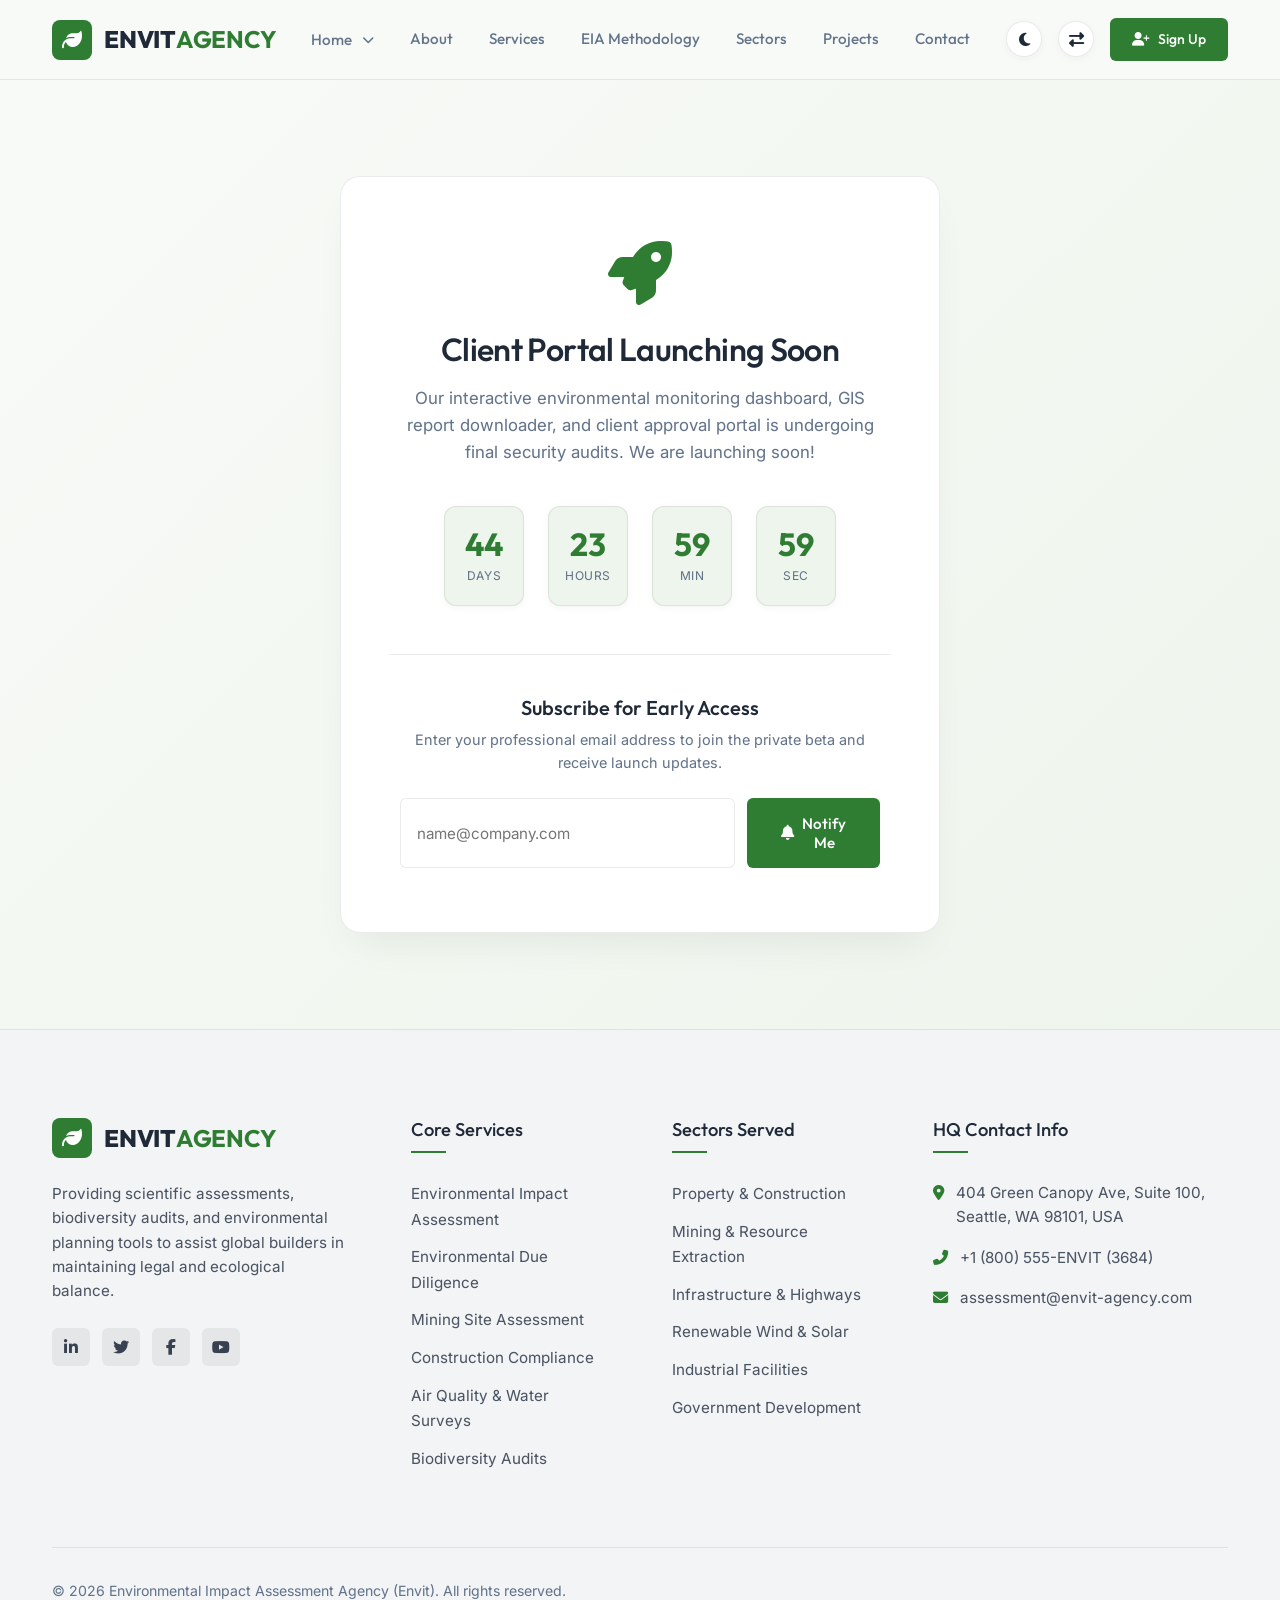
<file: coming-soon.html>
<!DOCTYPE html>
<html lang="en">

<head>
    <meta charset="UTF-8">
    <meta name="viewport" content="width=device-width, initial-scale=1.0">
    <title>Envit Portal Coming Soon | Envit Agency</title>
    <meta name="description"
        content="Our interactive environmental compliance portal is launching soon. Subscribe to receive updates, beta access, and compliance checklists.">
    <!-- Favicon Links -->
    <link rel="icon" type="image/x-icon" href="assets/images/favicon.ico">
    <link rel="icon" type="image/png" sizes="32x32" href="assets/images/favicon-32x32.png">
    <link rel="icon" type="image/png" sizes="16x16" href="assets/images/favicon-16x16.png">
    <link rel="apple-touch-icon" sizes="180x180" href="assets/images/apple-touch-icon.png">
    <link rel="icon" type="image/svg+xml" href="assets/images/favicon.svg">
    <!-- FontAwesome CSS -->
    <link rel="stylesheet" href="https://cdnjs.cloudflare.com/ajax/libs/font-awesome/6.4.0/css/all.min.css">
    <!-- Custom Style Sheet -->
    <link rel="stylesheet" href="assets/css/style.css?v=1.0.3">
</head>

<body>

    <!-- Site Header -->
    <header id="main-header">
        <div class="header-container container">
            <a href="index.html" class="logo" id="header-logo">
                <div class="logo-icon" style="background-color: var(--color-primary); color: #ffffff;"><i
                        class="fas fa-leaf"></i></div>
                <div class="logo-text">ENVIT<span>AGENCY</span></div>
            </a>

            <nav class="nav-menu" id="primary-navigation">
                <!-- Desktop Home Dropdown (hidden on mobile/tablet <= 1024px) -->
                <div class="nav-dropdown desktop-only-home">
                    <button class="nav-link nav-dropdown-toggle" id="home-menu-btn" aria-haspopup="true"
                        aria-expanded="false">
                        Home <i class="fas fa-chevron-down" style="font-size: 0.75rem; margin-left: 0.25rem;"></i>
                    </button>
                    <div class="nav-dropdown-menu" aria-labelledby="home-menu-btn">
                        <a href="index.html" class="nav-dropdown-item">Home 1 (Nature)</a>
                        <a href="home-2.html" class="nav-dropdown-item">Home 2 (Compliance)</a>
                    </div>
                </div>
                <!-- Mobile Home Links (hidden on desktop > 1024px) -->
                <a href="index.html" class="nav-link mobile-only-home">Home 1</a>
                <a href="home-2.html" class="nav-link mobile-only-home">Home 2</a>

                <a href="about.html" class="nav-link">About</a>
                <a href="services.html" class="nav-link">Services</a>
                <a href="methodology.html" class="nav-link">EIA Methodology</a>
                <a href="sectors.html" class="nav-link">Sectors</a>
                <a href="projects.html" class="nav-link">Projects</a>
                <a href="contact.html" class="nav-link">Contact</a>

                <!-- Mobile Theme/RTL Controls (hidden on desktop > 1024px) -->
                <div class="mobile-nav-controls">
                    <button class="control-btn nav-control-btn mobile-theme-btn" title="Toggle Theme"><i
                            class="fas fa-moon"></i></button>
                    <button class="control-btn nav-control-btn mobile-rtl-btn" title="Toggle RTL"><i
                            class="fas fa-exchange-alt"></i></button>
                </div>

                <!-- Sign Up inside mobile menu (after icons) -->
                <a href="signup.html" class="btn btn-primary nav-menu-signup" id="nav-menu-signup-btn">
                    <i class="fas fa-user-plus"></i> Sign Up
                </a>
            </nav>

            <div class="nav-actions">
                <button class="control-btn nav-control-btn" id="theme-toggle-btn" title="Toggle Theme"><i
                        class="fas fa-moon"></i></button>
                <button class="control-btn nav-control-btn" id="rtl-toggle-btn" title="Toggle RTL"><i
                        class="fas fa-exchange-alt"></i></button>
                <a href="signup.html" class="btn btn-primary btn-sm" id="nav-signup-btn">
                    <i class="fas fa-user-plus"></i> Sign Up
                </a>
            </div>

            <button class="menu-toggle" aria-label="Toggle menu" id="mobile-menu-btn">
                <span></span>
                <span></span>
                <span></span>
            </button>
        </div>
    </header>

    <!-- Main Content Section: Coming Soon Wrapper -->
    <main class="coming-soon-wrapper">
        <div class="container" style="display: flex; justify-content: center;">
            <div class="coming-soon-card fade-in appear">
                <div class="coming-soon-icon">
                    <i class="fas fa-rocket"></i>
                </div>
                <h1 class="coming-soon-title">Client Portal Launching Soon</h1>
                <p class="coming-soon-desc">Our interactive environmental monitoring dashboard, GIS report downloader, and client approval portal is undergoing final security audits. We are launching soon!</p>
                
                <!-- Live Countdown Timer -->
                <div class="coming-soon-countdown">
                    <div class="countdown-item">
                        <span class="countdown-number" id="days">00</span>
                        <span class="countdown-label">Days</span>
                    </div>
                    <div class="countdown-item">
                        <span class="countdown-number" id="hours">00</span>
                        <span class="countdown-label">Hours</span>
                    </div>
                    <div class="countdown-item">
                        <span class="countdown-number" id="minutes">00</span>
                        <span class="countdown-label">Min</span>
                    </div>
                    <div class="countdown-item">
                        <span class="countdown-number" id="seconds">00</span>
                        <span class="countdown-label">Sec</span>
                    </div>
                </div>

                <!-- Newsletter Subscription Form -->
                <div class="coming-soon-newsletter">
                    <h3>Subscribe for Early Access</h3>
                    <p>Enter your professional email address to join the private beta and receive launch updates.</p>
                    <form class="newsletter-form" id="coming-soon-newsletter-form">
                        <input type="email" class="form-input" id="newsletter-email" placeholder="name@company.com" required style="flex-grow: 1;">
                        <button type="submit" class="btn btn-primary" id="newsletter-submit-btn"><i class="fas fa-bell"></i> Notify Me</button>
                    </form>
                </div>
            </div>
        </div>
    </main>

    <!-- Footer Section -->
    <footer>
        <div class="container">
            <div class="footer-grid">
                <div class="footer-widget">
                    <a href="index.html" class="logo" style="margin-bottom: 1.5rem;" id="footer-logo">
                        <div class="logo-icon" style="background-color: var(--color-primary); color: #ffffff;"><i
                                class="fas fa-leaf"></i></div>
                        <div class="logo-text" style="color: #ffffff;">ENVIT<span>AGENCY</span></div>
                    </a>
                    <p style="margin-top: 1rem;">Providing scientific assessments, biodiversity audits, and
                        environmental planning tools to assist global builders in maintaining legal and ecological
                        balance.</p>
                    <div class="footer-socials">
                        <a href="#" class="social-icon" aria-label="LinkedIn"><i class="fab fa-linkedin-in"></i></a>
                        <a href="#" class="social-icon" aria-label="Twitter"><i class="fab fa-twitter"></i></a>
                        <a href="#" class="social-icon" aria-label="Facebook"><i class="fab fa-facebook-f"></i></a>
                        <a href="#" class="social-icon" aria-label="Youtube"><i class="fab fa-youtube"></i></a>
                    </div>
                </div>

                <div class="footer-widget">
                    <h4>Core Services</h4>
                    <ul class="footer-links">
                        <li><a href="services.html">Environmental Impact Assessment</a></li>
                        <li><a href="services.html">Environmental Due Diligence</a></li>
                        <li><a href="services.html">Mining Site Assessment</a></li>
                        <li><a href="services.html">Construction Compliance</a></li>
                        <li><a href="services.html">Air Quality & Water Surveys</a></li>
                        <li><a href="services.html">Biodiversity Audits</a></li>
                    </ul>
                </div>

                <div class="footer-widget">
                    <h4>Sectors Served</h4>
                    <ul class="footer-links">
                        <li><a href="sectors.html">Property & Construction</a></li>
                        <li><a href="sectors.html">Mining & Resource Extraction</a></li>
                        <li><a href="sectors.html">Infrastructure & Highways</a></li>
                        <li><a href="sectors.html">Renewable Wind & Solar</a></li>
                        <li><a href="sectors.html">Industrial Facilities</a></li>
                        <li><a href="sectors.html">Government Development</a></li>
                    </ul>
                </div>

                <div class="footer-widget">
                    <h4>HQ Contact Info</h4>
                    <ul class="footer-contact">
                        <li>
                            <i class="fas fa-map-marker-alt"></i>
                            <span>404 Green Canopy Ave, Suite 100, Seattle, WA 98101, USA</span>
                        </li>
                        <li>
                            <i class="fas fa-phone-alt"></i>
                            <span>+1 (800) 555-ENVIT (3684)</span>
                        </li>
                        <li>
                            <i class="fas fa-envelope"></i>
                            <span>assessment@envit-agency.com</span>
                        </li>
                    </ul>
                </div>
            </div>

            <!-- Footer Bottom -->
            <div class="footer-bottom">
                <p>&copy; 2026 Environmental Impact Assessment Agency (Envit). All rights reserved.</p>
            </div>
        </div>
    </footer>

    <!-- Scroll to Top Button -->
    <button id="scroll-to-top-btn" class="scroll-top-btn" title="Scroll to Top" aria-label="Scroll to Top">
        <i class="fas fa-arrow-up"></i>
    </button>

    <!-- Main JavaScript -->
    <script src="assets/js/main.js"></script>
    
    <!-- Custom Page Script -->
    <script>
        // Countdown timer script (sets launch target to 45 days from today dynamically)
        const targetDate = new Date();
        targetDate.setDate(targetDate.getDate() + 45);

        function updateCountdown() {
            const now = new Date().getTime();
            const difference = targetDate.getTime() - now;

            if (difference <= 0) {
                document.getElementById('days').innerText = '00';
                document.getElementById('hours').innerText = '00';
                document.getElementById('minutes').innerText = '00';
                document.getElementById('seconds').innerText = '00';
                return;
            }

            const days = Math.floor(difference / (1000 * 60 * 60 * 24));
            const hours = Math.floor((difference % (1000 * 60 * 60 * 24)) / (1000 * 60 * 60));
            const minutes = Math.floor((difference % (1000 * 60 * 60)) / (1000 * 60));
            const seconds = Math.floor((difference % (1000 * 60)) / 1000);

            document.getElementById('days').innerText = String(days).padStart(2, '0');
            document.getElementById('hours').innerText = String(hours).padStart(2, '0');
            document.getElementById('minutes').innerText = String(minutes).padStart(2, '0');
            document.getElementById('seconds').innerText = String(seconds).padStart(2, '0');
        }

        setInterval(updateCountdown, 1000);
        updateCountdown();

        // Form submit simulator
        const newsletterForm = document.getElementById('coming-soon-newsletter-form');
        if (newsletterForm) {
            newsletterForm.addEventListener('submit', (e) => {
                e.preventDefault();
                const emailInput = document.getElementById('newsletter-email');
                const submitBtn = document.getElementById('newsletter-submit-btn');
                const originalText = submitBtn.innerHTML;

                submitBtn.disabled = true;
                submitBtn.innerHTML = '<i class="fas fa-spinner fa-spin"></i> Subscribing...';

                setTimeout(() => {
                    alert(`Thank you! ${emailInput.value} has been registered to receive our pre-launch notifications.`);
                    emailInput.value = '';
                    submitBtn.disabled = false;
                    submitBtn.innerHTML = originalText;
                }, 1500);
            });
        }
    </script>
</body>

</html>
</file>
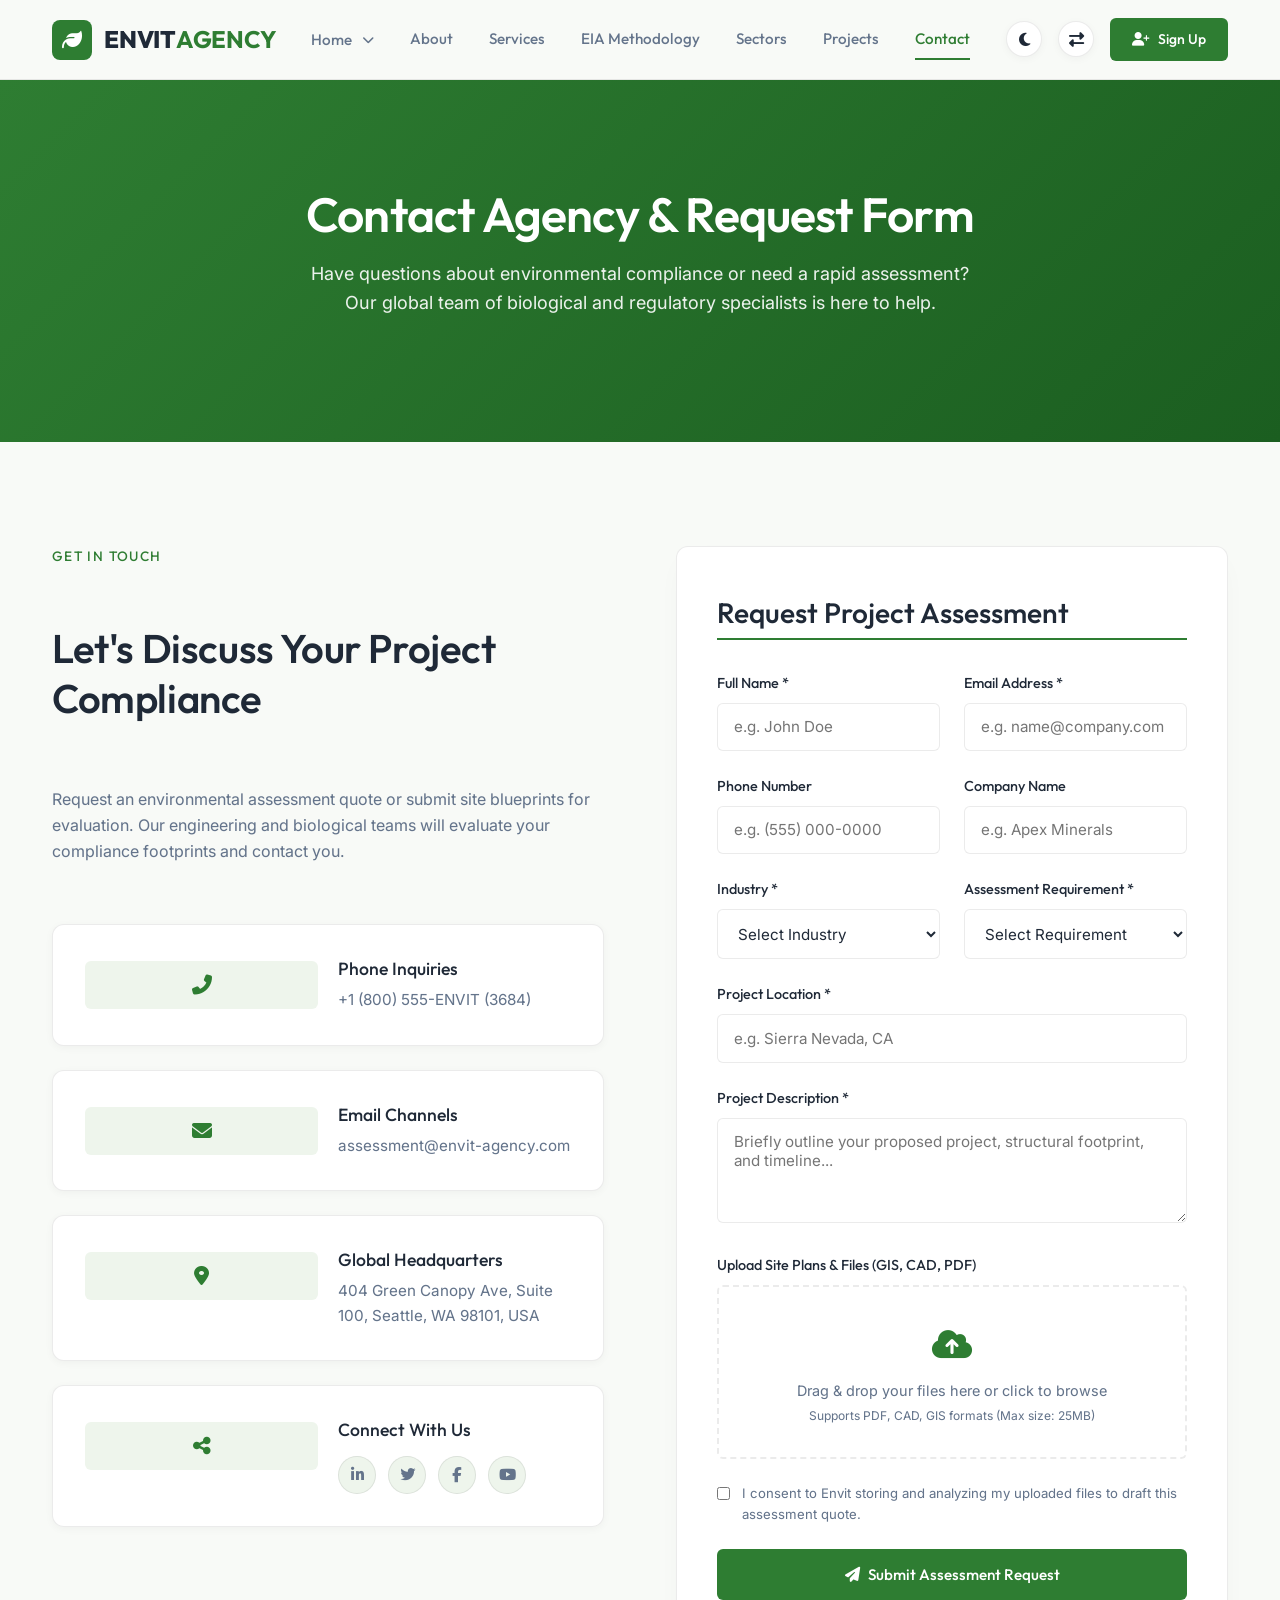
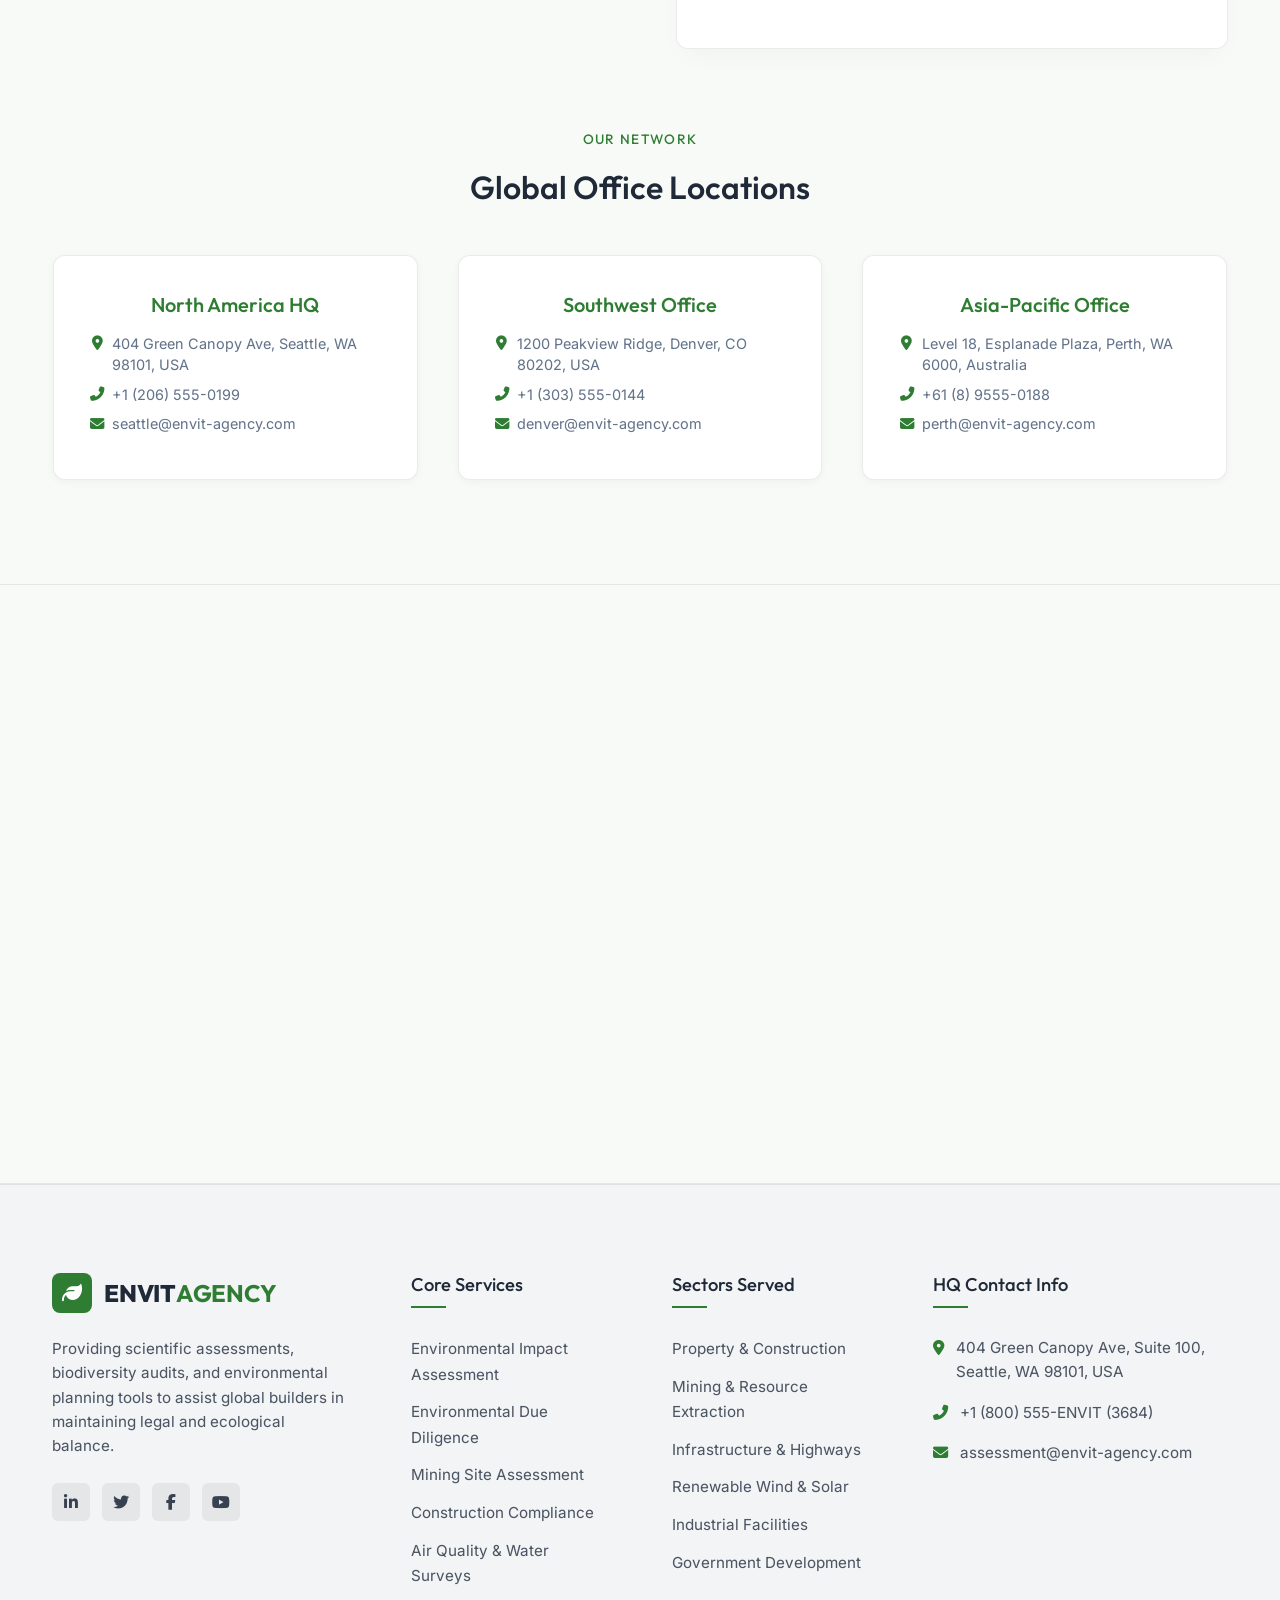
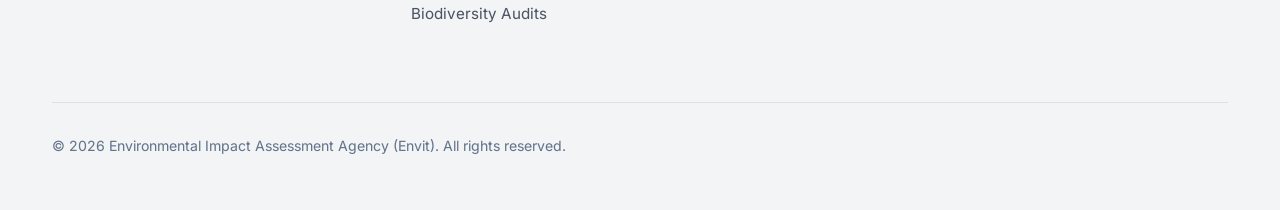
<file: contact.html>
<!DOCTYPE html>
<html lang="en">

<head>
    <meta charset="UTF-8">
    <meta name="viewport" content="width=device-width, initial-scale=1.0">
    <title>Contact Environmental Assessment Specialists | Envit Agency</title>
    <meta name="description"
        content="Request an environmental assessment, submit project plans, upload geographical files, or contact our global offices in Seattle, Denver, and Perth.">
    <!-- Favicon Links -->
    <link rel="icon" type="image/x-icon" href="assets/images/favicon.ico">
    <link rel="icon" type="image/png" sizes="32x32" href="assets/images/favicon-32x32.png">
    <link rel="icon" type="image/png" sizes="16x16" href="assets/images/favicon-16x16.png">
    <link rel="apple-touch-icon" sizes="180x180" href="assets/images/apple-touch-icon.png">
    <link rel="icon" type="image/svg+xml" href="assets/images/favicon.svg">
    <!-- FontAwesome CSS -->
    <link rel="stylesheet" href="https://cdnjs.cloudflare.com/ajax/libs/font-awesome/6.4.0/css/all.min.css">
    <!-- Custom Style Sheet -->
    <link rel="stylesheet" href="assets/css/style.css?v=1.0.3">
</head>

<body>

    <!-- Site Header -->
    <header id="main-header">
        <div class="header-container container">
            <a href="index.html" class="logo" id="header-logo">
                <div class="logo-icon" style="background-color: var(--color-primary); color: #ffffff;"><i class="fas fa-leaf"></i></div>
                <div class="logo-text" style="color: var(--text-primary);">ENVIT<span>AGENCY</span></div>
            </a>

            <nav class="nav-menu" id="primary-navigation">
                <!-- Desktop Home Dropdown (hidden on mobile/tablet <= 1024px) -->
                <div class="nav-dropdown desktop-only-home">
                    <button class="nav-link nav-dropdown-toggle" id="home-menu-btn" aria-haspopup="true"
                        aria-expanded="false">
                        Home <i class="fas fa-chevron-down" style="font-size: 0.75rem; margin-left: 0.25rem;"></i>
                    </button>
                    <div class="nav-dropdown-menu" aria-labelledby="home-menu-btn">
                        <a href="index.html" class="nav-dropdown-item">Home 1 (Nature)</a>
                        <a href="home-2.html" class="nav-dropdown-item">Home 2 (Compliance)</a>
                    </div>
                </div>
                <!-- Mobile Home Links (hidden on desktop > 1024px) -->
                <a href="index.html" class="nav-link mobile-only-home">Home 1</a>
                <a href="home-2.html" class="nav-link mobile-only-home">Home 2</a>

                <a href="about.html" class="nav-link">About</a>
                <a href="services.html" class="nav-link">Services</a>
                <a href="methodology.html" class="nav-link">EIA Methodology</a>
                <a href="sectors.html" class="nav-link">Sectors</a>
                <a href="projects.html" class="nav-link">Projects</a>
                <a href="contact.html" class="nav-link active">Contact</a>
                
                

                <!-- Mobile Theme/RTL Controls (hidden on desktop > 1024px) -->
                <div class="mobile-nav-controls">
                    <button class="control-btn nav-control-btn mobile-theme-btn" title="Toggle Theme"><i class="fas fa-moon"></i></button>
                    <button class="control-btn nav-control-btn mobile-rtl-btn" title="Toggle RTL"><i class="fas fa-exchange-alt"></i></button>
                </div>

                <!-- Sign Up inside mobile menu (after icons) -->
                <a href="signup.html" class="btn btn-primary nav-menu-signup" id="nav-menu-signup-btn">
                    <i class="fas fa-user-plus"></i> Sign Up
                </a>
            </nav>

            <div class="nav-actions">
                <button class="control-btn nav-control-btn" id="theme-toggle-btn" title="Toggle Theme"><i class="fas fa-moon"></i></button>
                <button class="control-btn nav-control-btn" id="rtl-toggle-btn" title="Toggle RTL"><i class="fas fa-exchange-alt"></i></button>
                <a href="signup.html" class="btn btn-primary btn-sm" id="nav-signup-btn">
                    <i class="fas fa-user-plus"></i> Sign Up
                </a>
            </div>

            <button class="menu-toggle" aria-label="Toggle menu" id="mobile-menu-btn">
                <span></span>
                <span></span>
                <span></span>
            </button>
        </div>
    </header>

    <!-- Page Banner -->
    <section class="page-banner contact-page-banner">
        <div class="container page-banner-content">
            <h1>Contact Agency & Request Form</h1>
            <p>Have questions about environmental compliance or need a rapid assessment?<br>Our global team of biological and regulatory specialists is here to help.</p>
        </div>
    </section>

    <!-- Main Contact & Form Section -->
    <section class="contact-section" id="contact-wrapper">
        <div class="container">
            <div class="contact-grid">

                <!-- Left Column: Contact details & Map -->
                <div class="contact-info-block fade-in">
                    <span class="section-tag">Get In Touch</span>
                    <h2 class="section-title" style="margin-bottom: 1.5rem;">Let's Discuss Your Project Compliance</h2>
                    <p>Request an environmental assessment quote or submit site blueprints for evaluation. Our
                        engineering and biological teams will evaluate your compliance footprints and contact you.</p>

                    <!-- Centered grids list -->
                    <div class="contact-details-grid">
                        <!-- Direct Phone -->
                        <div class="contact-info-card">
                            <div class="contact-icon-box"><i class="fas fa-phone-alt"></i></div>
                            <div>
                                <h4>Phone Inquiries</h4>
                                <p>+1 (800) 555-ENVIT (3684)</p>
                            </div>
                        </div>
                        <!-- Direct Email -->
                        <div class="contact-info-card">
                            <div class="contact-icon-box"><i class="fas fa-envelope"></i></div>
                            <div>
                                <h4>Email Channels</h4>
                                <p>assessment@envit-agency.com</p>
                            </div>
                        </div>
                        <!-- HQ Address -->
                        <div class="contact-info-card">
                            <div class="contact-icon-box"><i class="fas fa-map-marker-alt"></i></div>
                            <div>
                                <h4>Global Headquarters</h4>
                                <p>404 Green Canopy Ave, Suite 100, Seattle, WA 98101, USA</p>
                            </div>
                        </div>

                        <!-- Social Icons Row after Headquarters -->
                        <div class="contact-info-card">
                            <div class="contact-icon-box"><i class="fas fa-share-alt"></i></div>
                            <div>
                                <h4>Connect With Us</h4>
                                <div class="contact-social-icons">
                                    <a href="#" class="social-icon" aria-label="LinkedIn"><i
                                            class="fab fa-linkedin-in"></i></a>
                                    <a href="#" class="social-icon" aria-label="Twitter"><i
                                            class="fab fa-twitter"></i></a>
                                    <a href="#" class="social-icon" aria-label="Facebook"><i
                                            class="fab fa-facebook-f"></i></a>
                                    <a href="#" class="social-icon" aria-label="Youtube"><i
                                            class="fab fa-youtube"></i></a>
                                </div>
                            </div>
                        </div>
                    </div>

                    
                </div>

                <!-- Right Column: Interactive Consultation request form -->
                <div class="contact-form-block fade-in">
                    <div class="form-box">
                        <h3
                            style="margin-bottom: 2rem; border-bottom: 2px solid var(--color-primary); padding-bottom: 0.5rem; font-weight: var(--weight-h3);">
                            Request Project Assessment</h3>

                        <form class="contact-form">
                            <!-- Rows for Name & Email -->
                            <div class="form-row">
                                <div class="form-group">
                                    <label class="form-label" for="contact-name">Full Name *</label>
                                    <input type="text" id="contact-name" class="form-input" placeholder="e.g. John Doe"
                                        required>
                                </div>
                                <div class="form-group">
                                    <label class="form-label" for="contact-email">Email Address *</label>
                                    <input type="email" id="contact-email" class="form-input"
                                        placeholder="e.g. name@company.com" required>
                                </div>
                            </div>

                            <!-- Phone & Company -->
                            <div class="form-row">
                                <div class="form-group">
                                    <label class="form-label" for="contact-phone">Phone Number</label>
                                    <input type="tel" id="contact-phone" class="form-input"
                                        placeholder="e.g. (555) 000-0000">
                                </div>
                                <div class="form-group">
                                    <label class="form-label" for="contact-company">Company Name</label>
                                    <input type="text" id="contact-company" class="form-input"
                                        placeholder="e.g. Apex Minerals">
                                </div>
                            </div>

                            <!-- Industry & Project Type dropdowns -->
                            <div class="form-row">
                                <div class="form-group">
                                    <label class="form-label" for="contact-industry">Industry *</label>
                                    <select id="contact-industry" class="form-select" required>
                                        <option value="" disabled selected>Select Industry</option>
                                        <option value="construction">Property & Construction</option>
                                        <option value="mining">Mining & Resource Extraction</option>
                                        <option value="infrastructure">Civil Infrastructure</option>
                                        <option value="energy">Renewable Energy</option>
                                        <option value="industrial">Industrial Facilities</option>
                                        <option value="government">Government & Public Works</option>
                                    </select>
                                </div>
                                <div class="form-group">
                                    <label class="form-label" for="contact-requirement">Assessment Requirement *</label>
                                    <select id="contact-requirement" class="form-select" required>
                                        <option value="" disabled selected>Select Requirement</option>
                                        <option value="eia">Environmental Impact Assessment (EIA)</option>
                                        <option value="due-diligence">Environmental Due Diligence (Phase I/II)</option>
                                        <option value="mining-audit">Mining Site Audit</option>
                                        <option value="construction">Construction SWPPP & Compliance</option>
                                        <option value="air-quality">Air & Sound Quality Dispersion</option>
                                        <option value="biodiversity">Wetlands & Species Survey</option>
                                    </select>
                                </div>
                            </div>

                            <!-- Project Location -->
                            <div class="form-group">
                                <label class="form-label" for="contact-location">Project Location *</label>
                                <input type="text" id="contact-location" class="form-input"
                                    placeholder="e.g. Sierra Nevada, CA" required>
                            </div>

                            <!-- Project Description -->
                            <div class="form-group">
                                <label class="form-label" for="contact-description">Project Description *</label>
                                <textarea id="contact-description" class="form-textarea" rows="4"
                                    placeholder="Briefly outline your proposed project, structural footprint, and timeline..."
                                    required></textarea>
                            </div>

                            <!-- File Upload Area -->
                            <div class="form-group">
                                <label class="form-label">Upload Site Plans & Files (GIS, CAD, PDF)</label>
                                <div class="form-file-upload">
                                    <input type="file" id="contact-files" multiple>
                                    <div class="upload-icon"><i class="fas fa-cloud-upload-alt"></i></div>
                                    <div class="upload-text">Drag & drop your files here or click to browse</div>
                                    <span
                                        style="font-size: 0.75rem; color: var(--text-secondary); display: block; margin-top: 0.25rem;">Supports
                                        PDF, CAD, GIS formats (Max size: 25MB)</span>
                                </div>
                            </div>

                            <!-- Checkbox -->
                            <div class="form-group" style="display: flex; align-items: flex-start; gap: 0.75rem;">
                                <input type="checkbox" id="contact-privacy" style="margin-top: 0.25rem;" required>
                                <label for="contact-privacy" style="font-size: 0.82rem; color: var(--text-secondary);">I
                                    consent to Envit storing and analyzing my uploaded files to draft this assessment
                                    quote.</label>
                            </div>

                            <!-- Submit button -->
                            <button type="submit" class="btn btn-primary" style="width: 100%; justify-content: center;"
                                id="form-submit-btn">
                                <i class="fas fa-paper-plane"></i> Submit Assessment Request
                            </button>
                        </form>
                    </div>
                </div>

            </div>

            <!-- Regional Offices List (Centered Odd elements) -->
            <div class="office-locations-container fade-in">
                <span class="section-tag" style="display: block; text-align: center; margin-top: 5rem;">Our
                    Network</span>
                <h3 style="text-align: center; font-size: 2rem; margin-bottom: 3rem; font-weight: var(--weight-h2);">
                    Global Office Locations</h3>

                <div class="office-locations-grid">
                    <!-- Office 1 -->
                    <div class="office-card">
                        <h4>North America HQ</h4>
                        <p><i class="fas fa-map-marker-alt"></i> 404 Green Canopy Ave, Seattle, WA 98101, USA</p>
                        <p><i class="fas fa-phone-alt"></i> +1 (206) 555-0199</p>
                        <p><i class="fas fa-envelope"></i> seattle@envit-agency.com</p>
                    </div>
                    <!-- Office 2 -->
                    <div class="office-card">
                        <h4>Southwest Office</h4>
                        <p><i class="fas fa-map-marker-alt"></i> 1200 Peakview Ridge, Denver, CO 80202, USA</p>
                        <p><i class="fas fa-phone-alt"></i> +1 (303) 555-0144</p>
                        <p><i class="fas fa-envelope"></i> denver@envit-agency.com</p>
                    </div>
                    <!-- Office 3 -->
                    <div class="office-card">
                        <h4>Asia-Pacific Office</h4>
                        <p><i class="fas fa-map-marker-alt"></i> Level 18, Esplanade Plaza, Perth, WA 6000, Australia
                        </p>
                        <p><i class="fas fa-phone-alt"></i> +61 (8) 9555-0188</p>
                        <p><i class="fas fa-envelope"></i> perth@envit-agency.com</p>
                    </div>
                </div>
            </div>
        </div>
    </section>

    
    <!-- Full-Width Contact Map Section -->
    <section class="contact-map-section">
        <iframe
                            src="https://www.google.com/maps/embed?pb=!1m18!1m12!1m3!1d2689.8973682974464!2d-122.33816612304856!3d47.61058228678033!2m3!1f0!2f0!3f0!3m2!1i1024!2i768!4f13.1!3m3!1m2!1s0x5490102b4d47d483%3A0x6b1d471ef08415c8!2sSeattle%2C%20WA%2098101%2C%20USA!5e0!3m2!1sen!2sus!4v1700000000000!5m2!1sen!2sus"
                            width="100%" height="350" style="border:0;" allowfullscreen="" loading="lazy"
                            referrerpolicy="no-referrer-when-downgrade">
                        </iframe>
    </section>



    <footer>
        <div class="container">
            <div class="footer-grid">
                <div class="footer-widget">
                    <a href="index.html" class="logo" style="margin-bottom: 1.5rem;" id="footer-logo">
                        <div class="logo-icon" style="background-color: var(--color-primary); color: #ffffff;"><i
                                class="fas fa-leaf"></i></div>
                        <div class="logo-text" style="color: #ffffff;">ENVIT<span>AGENCY</span></div>
                    </a>
                    <p style="margin-top: 1rem;">Providing scientific assessments, biodiversity audits, and
                        environmental planning tools to assist global builders in maintaining legal and ecological
                        balance.</p>
                    <div class="footer-socials">
                        <a href="#" class="social-icon" aria-label="LinkedIn"><i class="fab fa-linkedin-in"></i></a>
                        <a href="#" class="social-icon" aria-label="Twitter"><i class="fab fa-twitter"></i></a>
                        <a href="#" class="social-icon" aria-label="Facebook"><i class="fab fa-facebook-f"></i></a>
                        <a href="#" class="social-icon" aria-label="Youtube"><i class="fab fa-youtube"></i></a>
                    </div>
                </div>

                <div class="footer-widget">
                    <h4>Core Services</h4>
                    <ul class="footer-links">
                        <li><a href="services.html">Environmental Impact Assessment</a></li>
                        <li><a href="services.html">Environmental Due Diligence</a></li>
                        <li><a href="services.html">Mining Site Assessment</a></li>
                        <li><a href="services.html">Construction Compliance</a></li>
                        <li><a href="services.html">Air Quality & Water Surveys</a></li>
                        <li><a href="services.html">Biodiversity Audits</a></li>
                    </ul>
                </div>

                <div class="footer-widget">
                    <h4>Sectors Served</h4>
                    <ul class="footer-links">
                        <li><a href="sectors.html">Property & Construction</a></li>
                        <li><a href="sectors.html">Mining & Resource Extraction</a></li>
                        <li><a href="sectors.html">Infrastructure & Highways</a></li>
                        <li><a href="sectors.html">Renewable Wind & Solar</a></li>
                        <li><a href="sectors.html">Industrial Facilities</a></li>
                        <li><a href="sectors.html">Government Development</a></li>
                    </ul>
                </div>

                <div class="footer-widget">
                    <h4>HQ Contact Info</h4>
                    <ul class="footer-contact">
                        <li>
                            <i class="fas fa-map-marker-alt"></i>
                            <span>404 Green Canopy Ave, Suite 100, Seattle, WA 98101, USA</span>
                        </li>
                        <li>
                            <i class="fas fa-phone-alt"></i>
                            <span>+1 (800) 555-ENVIT (3684)</span>
                        </li>
                        <li>
                            <i class="fas fa-envelope"></i>
                            <span>assessment@envit-agency.com</span>
                        </li>
                    </ul>
                </div>
            </div>

            <!-- Footer Bottom -->
            <div class="footer-bottom">
                <p>&copy; 2026 Environmental Impact Assessment Agency (Envit). All rights reserved.</p>
            </div>
        </div>
    </footer>

    <!-- Scroll to Top Button -->
    <button id="scroll-to-top-btn" class="scroll-top-btn" title="Scroll to Top" aria-label="Scroll to Top">
        <i class="fas fa-arrow-up"></i>
    </button>

    <!-- Main JavaScript -->
    <script src="assets/js/main.js?v=1.0.1"></script>
</body>

</html>
</file>
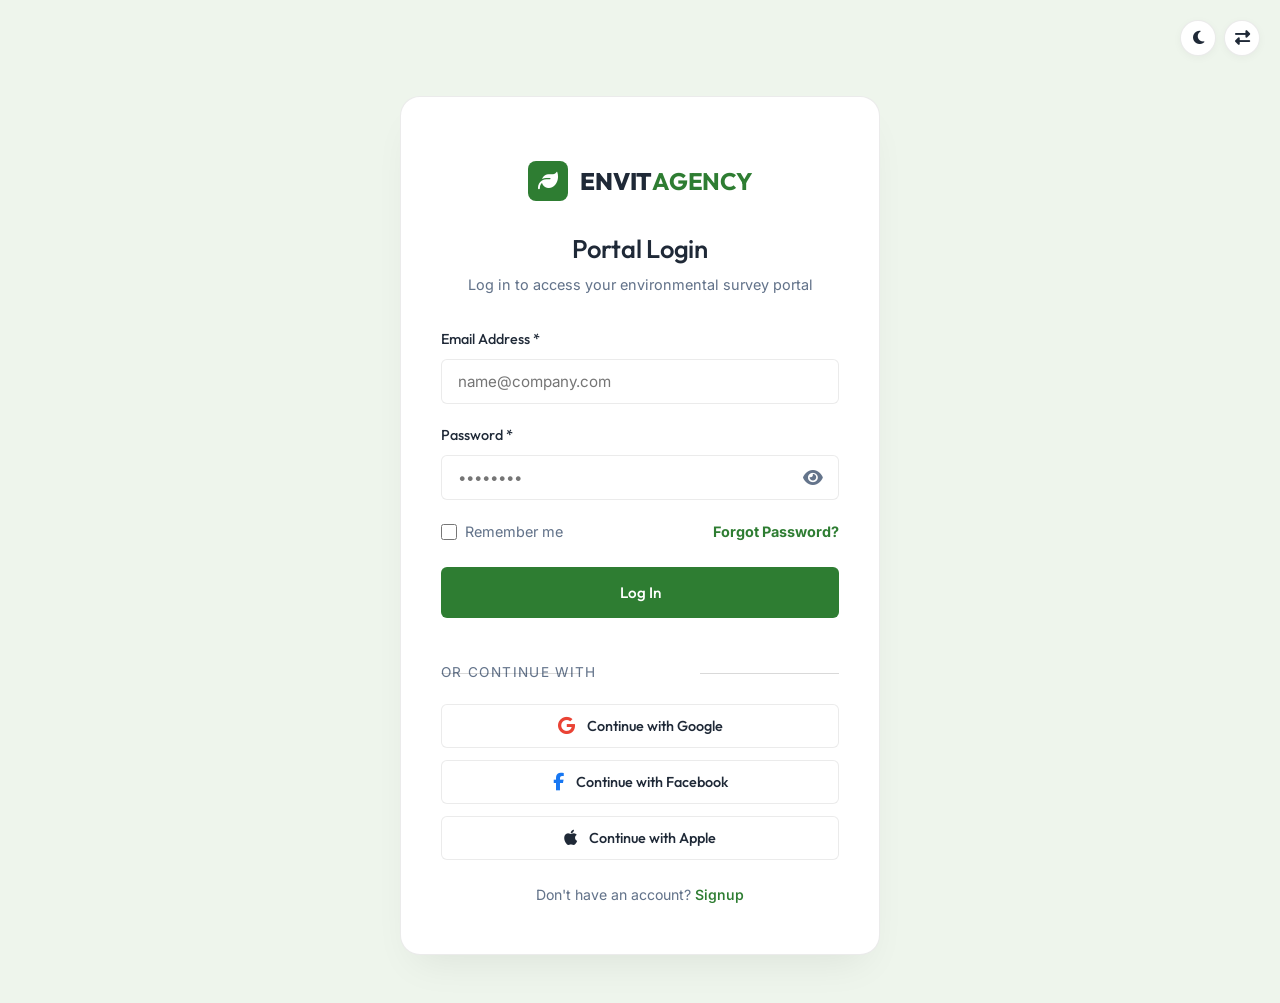
<file: login.html>
<!DOCTYPE html>
<html lang="en">

<head>
    <meta charset="UTF-8">
    <meta name="viewport" content="width=device-width, initial-scale=1.0">
    <title>Client Portal Login | Envit Agency</title>
    <meta name="description"
        content="Log in to the Envit Environmental Impact Assessment Client Portal to track your project assessments, compliance reports, and geographical data files.">
    <!-- Favicon Links -->
    <link rel="icon" type="image/x-icon" href="assets/images/favicon.ico">
    <link rel="icon" type="image/png" sizes="32x32" href="assets/images/favicon-32x32.png">
    <link rel="icon" type="image/png" sizes="16x16" href="assets/images/favicon-16x16.png">
    <link rel="apple-touch-icon" sizes="180x180" href="assets/images/apple-touch-icon.png">
    <link rel="icon" type="image/svg+xml" href="assets/images/favicon.svg">
    <!-- FontAwesome CSS -->
    <link rel="stylesheet" href="https://cdnjs.cloudflare.com/ajax/libs/font-awesome/6.4.0/css/all.min.css">
    <!-- Custom Style Sheet -->
    <link rel="stylesheet" href="assets/css/style.css?v=1.0.3">
</head>

<body class="auth-body">

    <!-- Theme and RTL Controls outside the Card (Not Fixed) -->
    <div class="auth-controls-wrapper">
        <button class="control-btn" id="theme-toggle-btn" title="Toggle Theme"
            style="width: 36px; height: 36px; font-size: 0.95rem;"><i class="fas fa-moon"></i></button>
        <button class="control-btn" id="rtl-toggle-btn" title="Toggle RTL"
            style="width: 36px; height: 36px; font-size: 0.95rem;"><i class="fas fa-exchange-alt"></i></button>
    </div>

    <!-- Main Auth Area (No Fixed Header or Footer) -->
    <main class="auth-main">
        <div class="auth-card fade-in appear" style="position: relative;">



            <!-- Website Logo Centered inside the Box -->
            <div class="auth-logo-wrapper"
                style="display: flex; justify-content: center; margin-bottom: 2rem; padding-top: 1rem;">
                <a href="index.html" class="logo" id="auth-logo" style="pointer-events: auto;">
                    <div class="logo-icon" style="background-color: var(--color-primary); color: #ffffff;"><i
                            class="fas fa-leaf"></i></div>
                    <div class="logo-text" style="color: var(--text-primary);">ENVIT<span
                            style="color: var(--color-primary); font-weight: 700;">AGENCY</span></div>
                </a>
            </div>

            <div class="auth-header">
                <h2>Portal Login</h2>
                <p>Log in to access your environmental survey portal</p>
            </div>

            <form class="auth-form" id="portal-login-form">
                <div class="form-group">
                    <label class="form-label" for="login-email">Email Address *</label>
                    <input type="email" id="login-email" class="form-input" placeholder="name@company.com" required>
                </div>

                <div class="form-group">
                    <label class="form-label" for="login-password">Password *</label>
                    <div class="password-input-wrapper">
                        <input type="password" id="login-password" class="form-input" placeholder="••••••••" required>
                        <button type="button" class="password-toggle-btn" id="pass-reveal"
                            aria-label="Toggle password visibility">
                            <i class="fas fa-eye"></i>
                        </button>
                    </div>
                </div>

                <div class="auth-form-options">
                    <label
                        style="cursor: pointer; display: flex; align-items: center; gap: 0.5rem; color: var(--text-secondary);">
                        <input type="checkbox" id="remember-me"
                            style="accent-color: var(--color-primary); width: 16px; height: 16px;"> Remember me
                    </label>
                    <a href="#" style="color: var(--color-primary); font-weight: bold; font-size: 0.9rem;">Forgot
                        Password?</a>
                </div>

                <button type="submit" class="btn btn-primary auth-btn-submit" id="login-submit-btn"
                    style="width: 100%;">
                    Log In
                </button>
            </form>

            <div class="auth-divider">or continue with</div>

            <div class="auth-social-group">
                <button class="auth-btn-social google" type="button" id="login-google">
                    <i class="fab fa-google"></i> Continue with Google
                </button>
                <button class="auth-btn-social facebook" type="button" id="login-facebook">
                    <i class="fab fa-facebook-f"></i> Continue with Facebook
                </button>
                <button class="auth-btn-social apple" type="button" id="login-apple">
                    <i class="fab fa-apple"></i> Continue with Apple
                </button>
            </div>

            <p class="auth-footer-text">
                Don't have an account? <a href="signup.html">Signup</a>
            </p>
        </div>
    </main>

    <!-- Main JavaScript -->
    <script src="assets/js/main.js"></script>
    <script>
        // Password toggle
        const passReveal = document.getElementById('pass-reveal');
        const loginPass = document.getElementById('login-password');
        if (passReveal && loginPass) {
            passReveal.addEventListener('click', () => {
                const isHidden = loginPass.type === 'password';
                loginPass.type = isHidden ? 'text' : 'password';
                passReveal.innerHTML = isHidden ? '<i class="fas fa-eye-slash"></i>' : '<i class="fas fa-eye"></i>';
            });
        }

        // Form submit simulation
        const loginForm = document.getElementById('portal-login-form');
        if (loginForm) {
            loginForm.addEventListener('submit', (e) => {
                e.preventDefault();
                const submitBtn = document.getElementById('login-submit-btn');
                const originalText = submitBtn.innerHTML;
                submitBtn.disabled = true;
                submitBtn.innerHTML = '<i class="fas fa-spinner fa-spin"></i> Logging in...';

                setTimeout(() => {
                    alert('Portal login successful (simulation). Redirecting to portal dashboard...');
                    submitBtn.disabled = false;
                    submitBtn.innerHTML = originalText;
                }, 1500);
            });
        }

        // Social login simulations
        document.getElementById('login-google')?.addEventListener('click', () => alert('Google login simulation.'));
        document.getElementById('login-facebook')?.addEventListener('click', () => alert('Facebook login simulation.'));
        document.getElementById('login-apple')?.addEventListener('click', () => alert('Apple login simulation.'));
    </script>
</body>

</html>
</file>
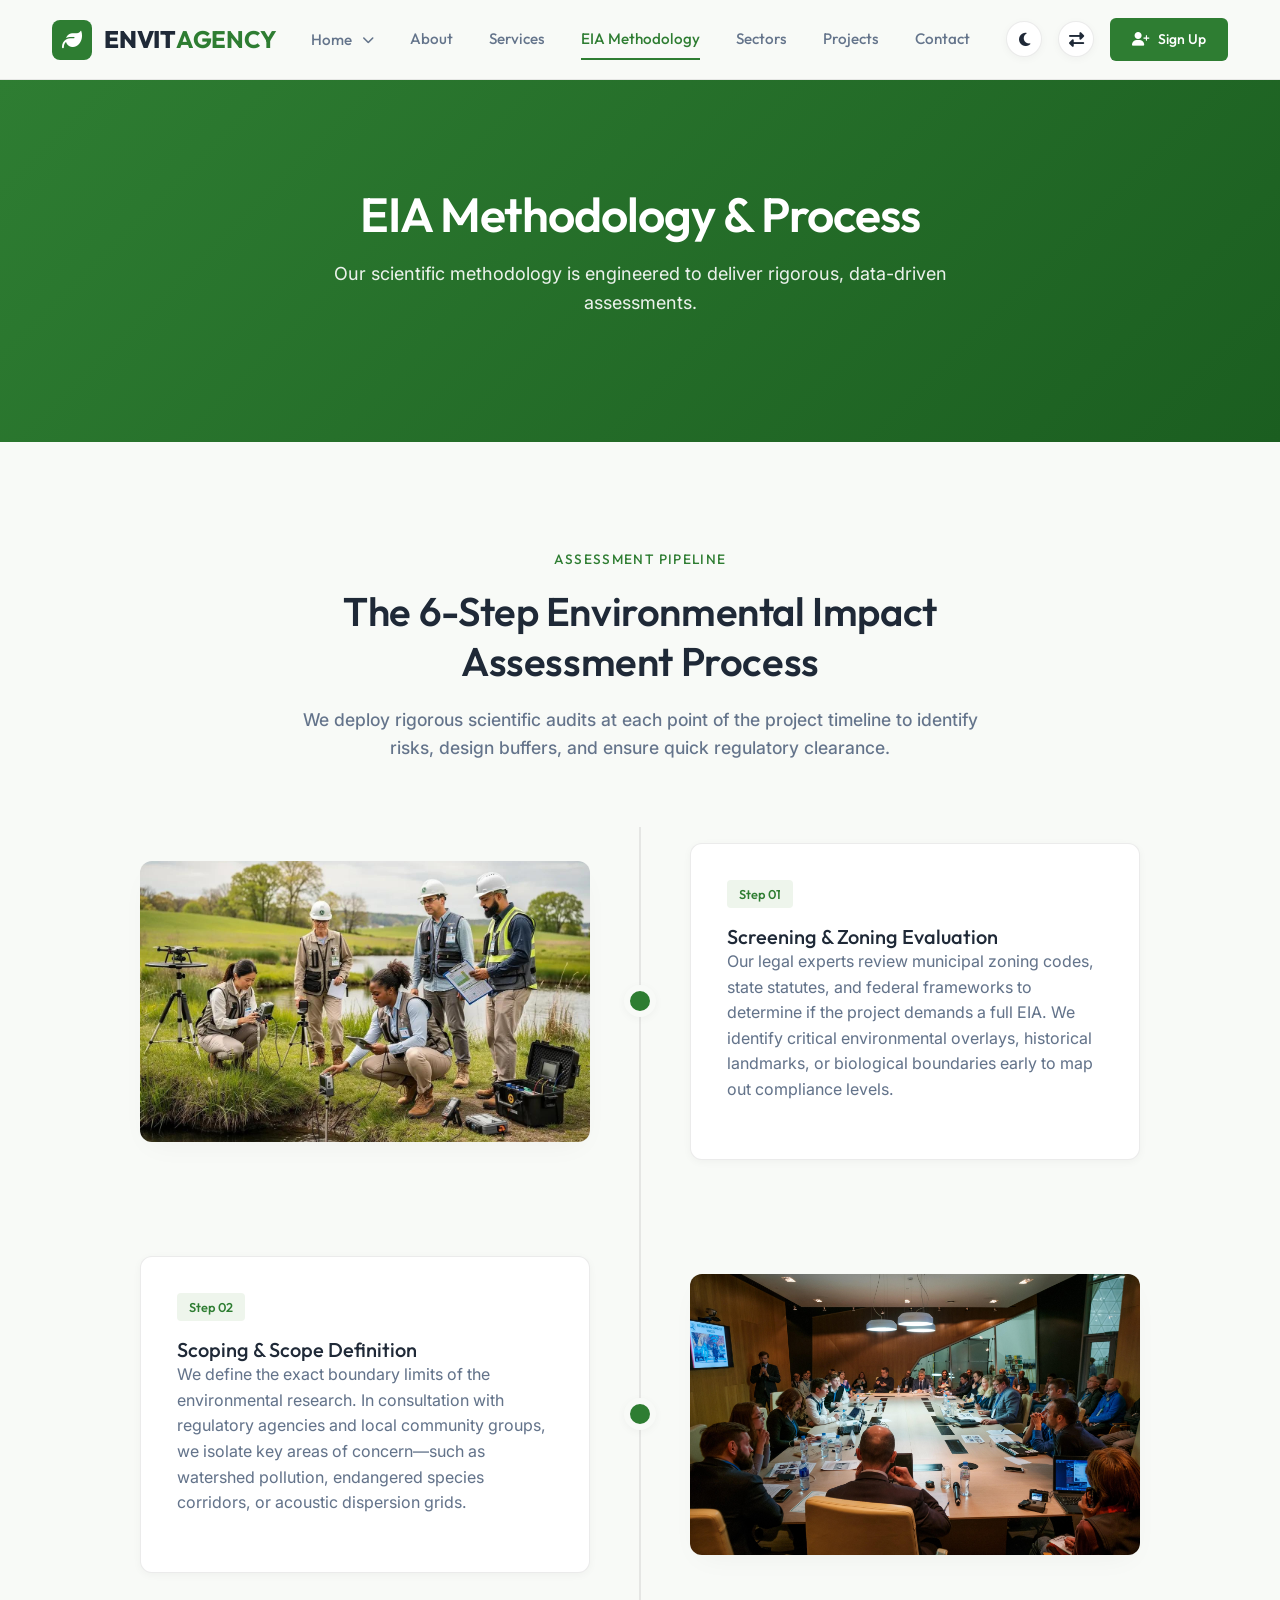
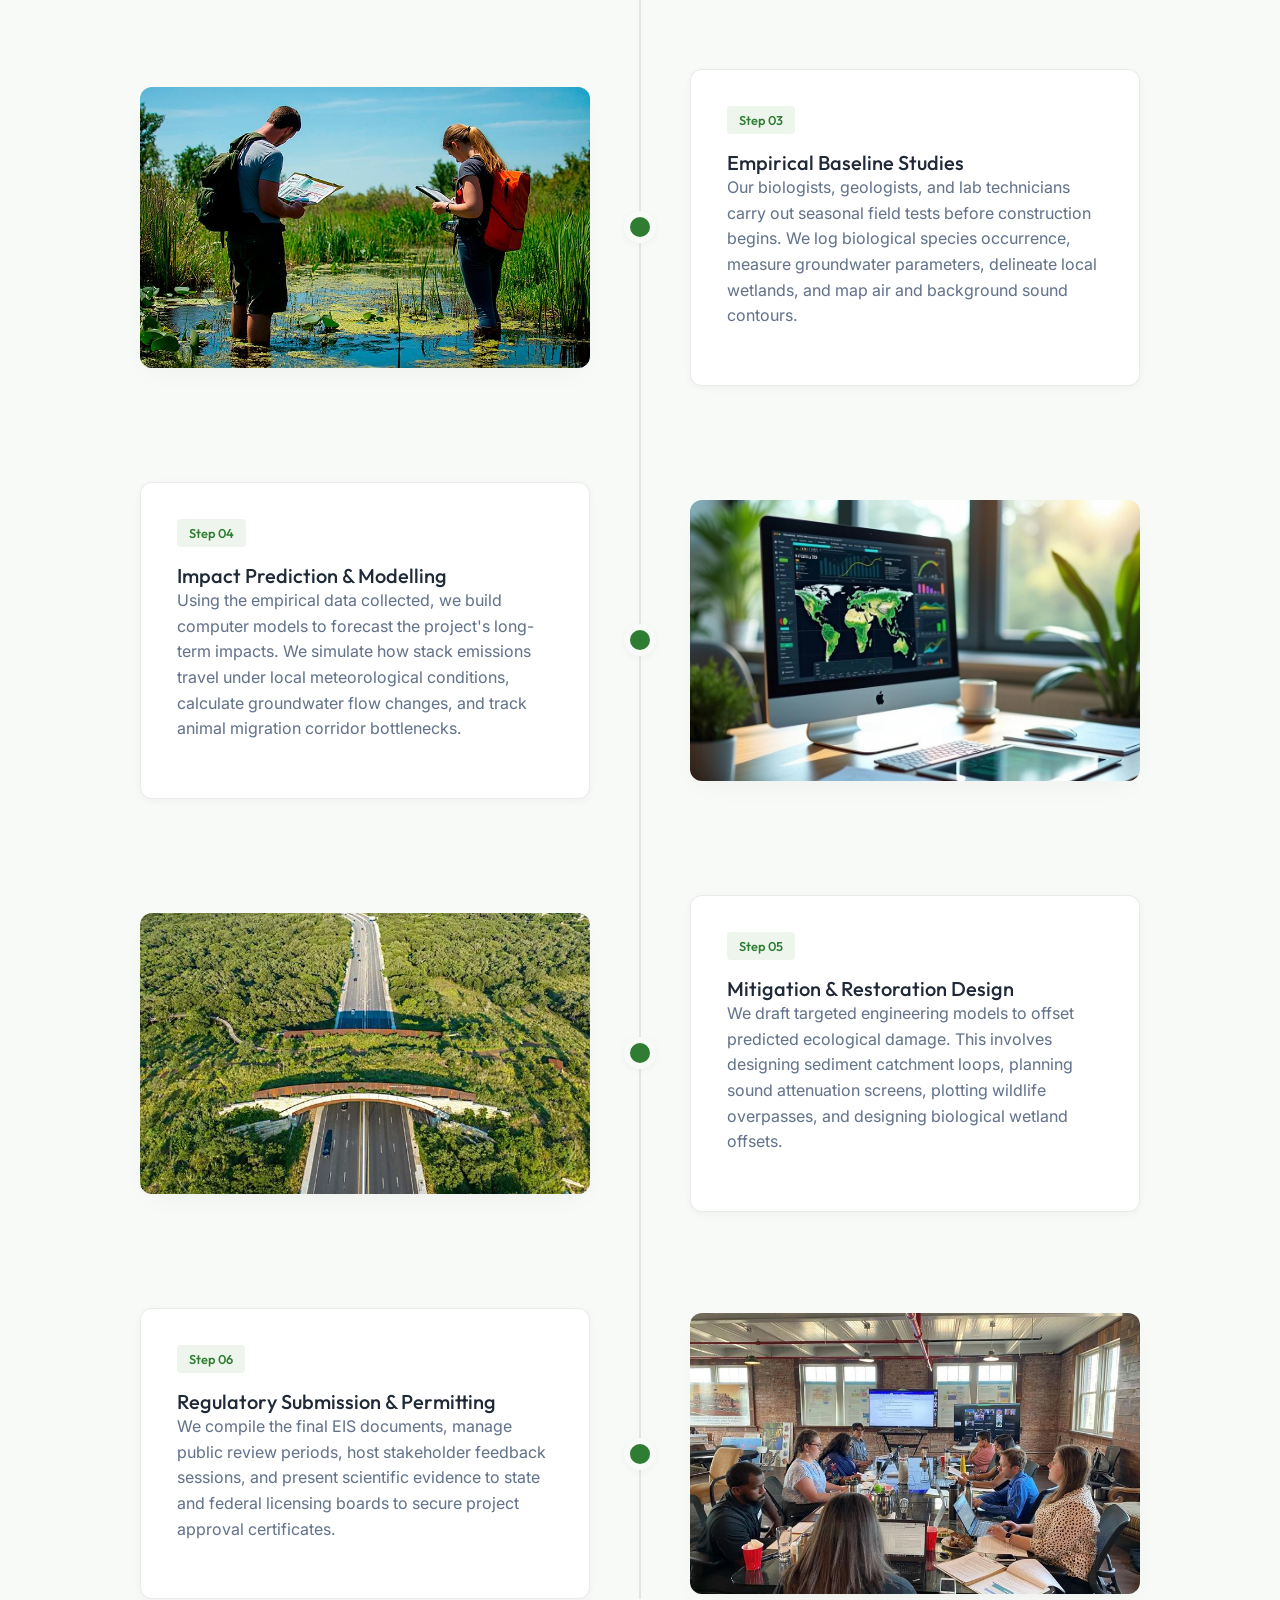
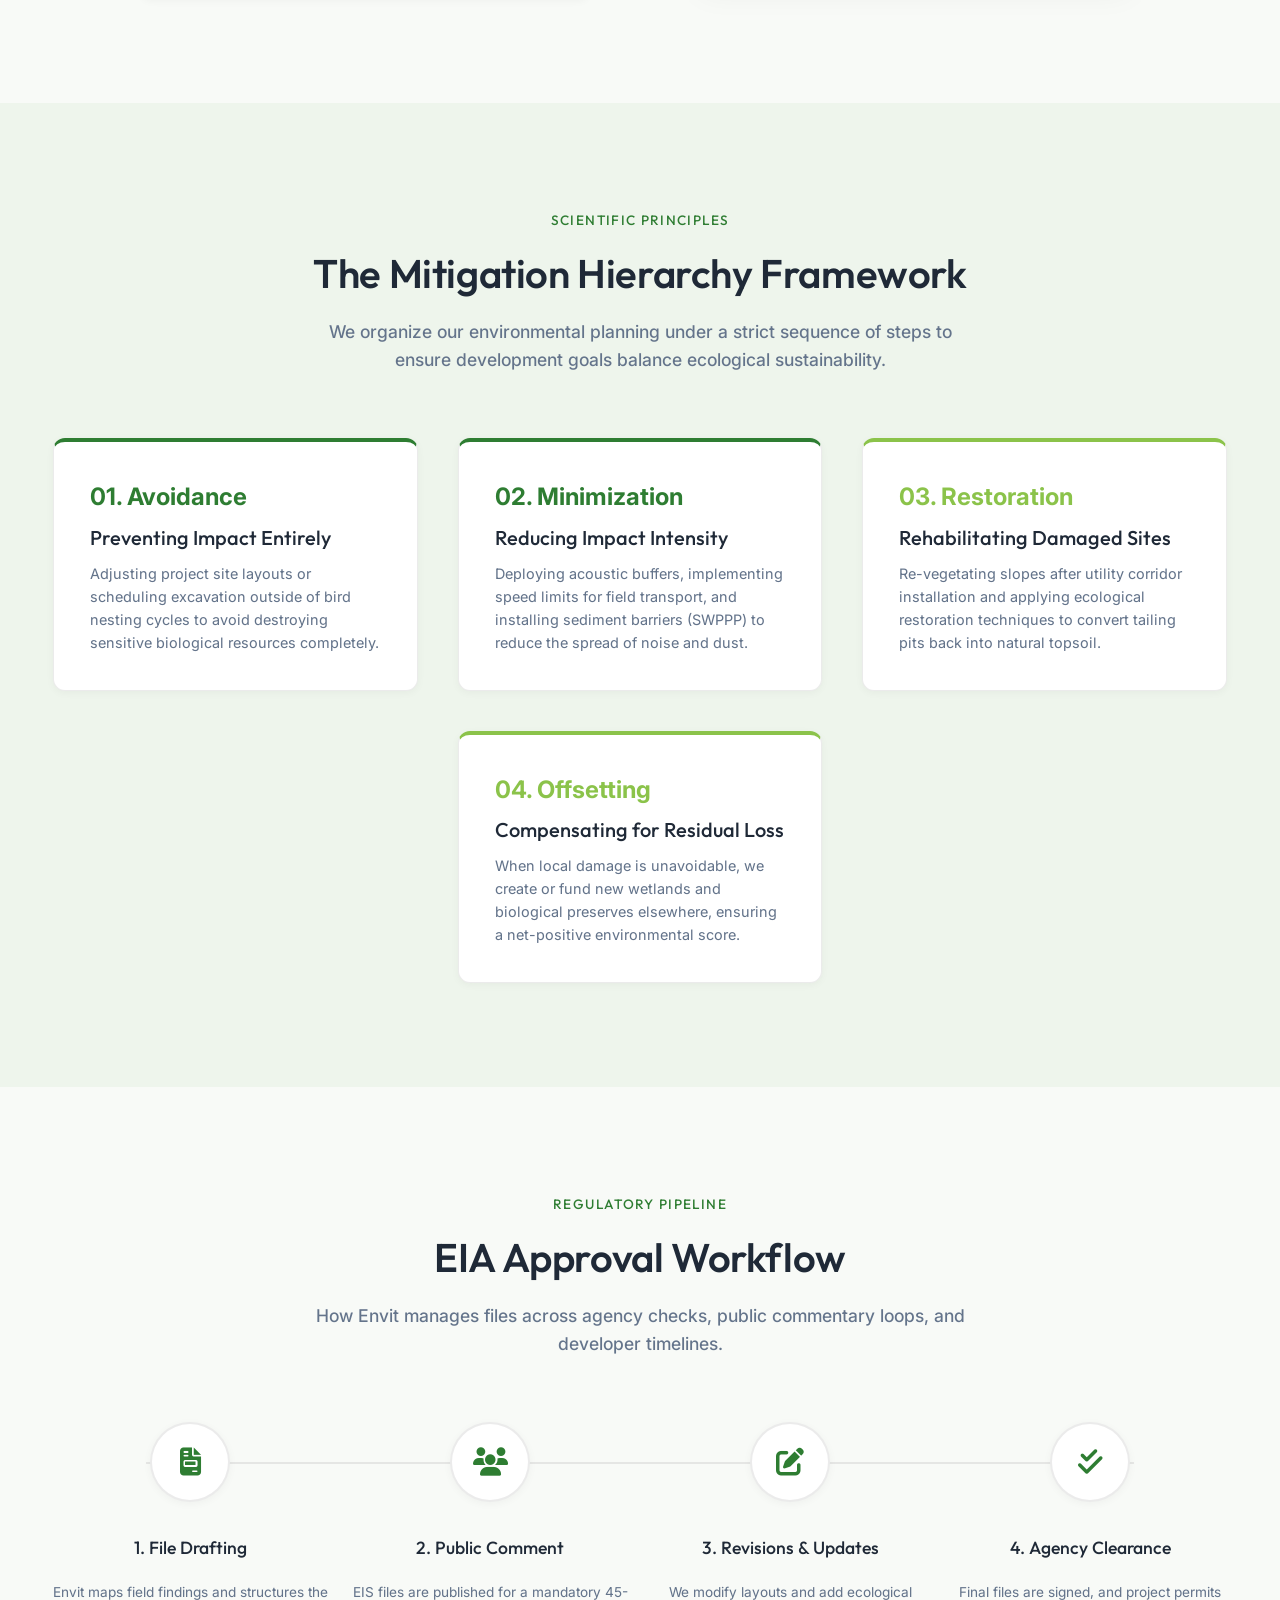
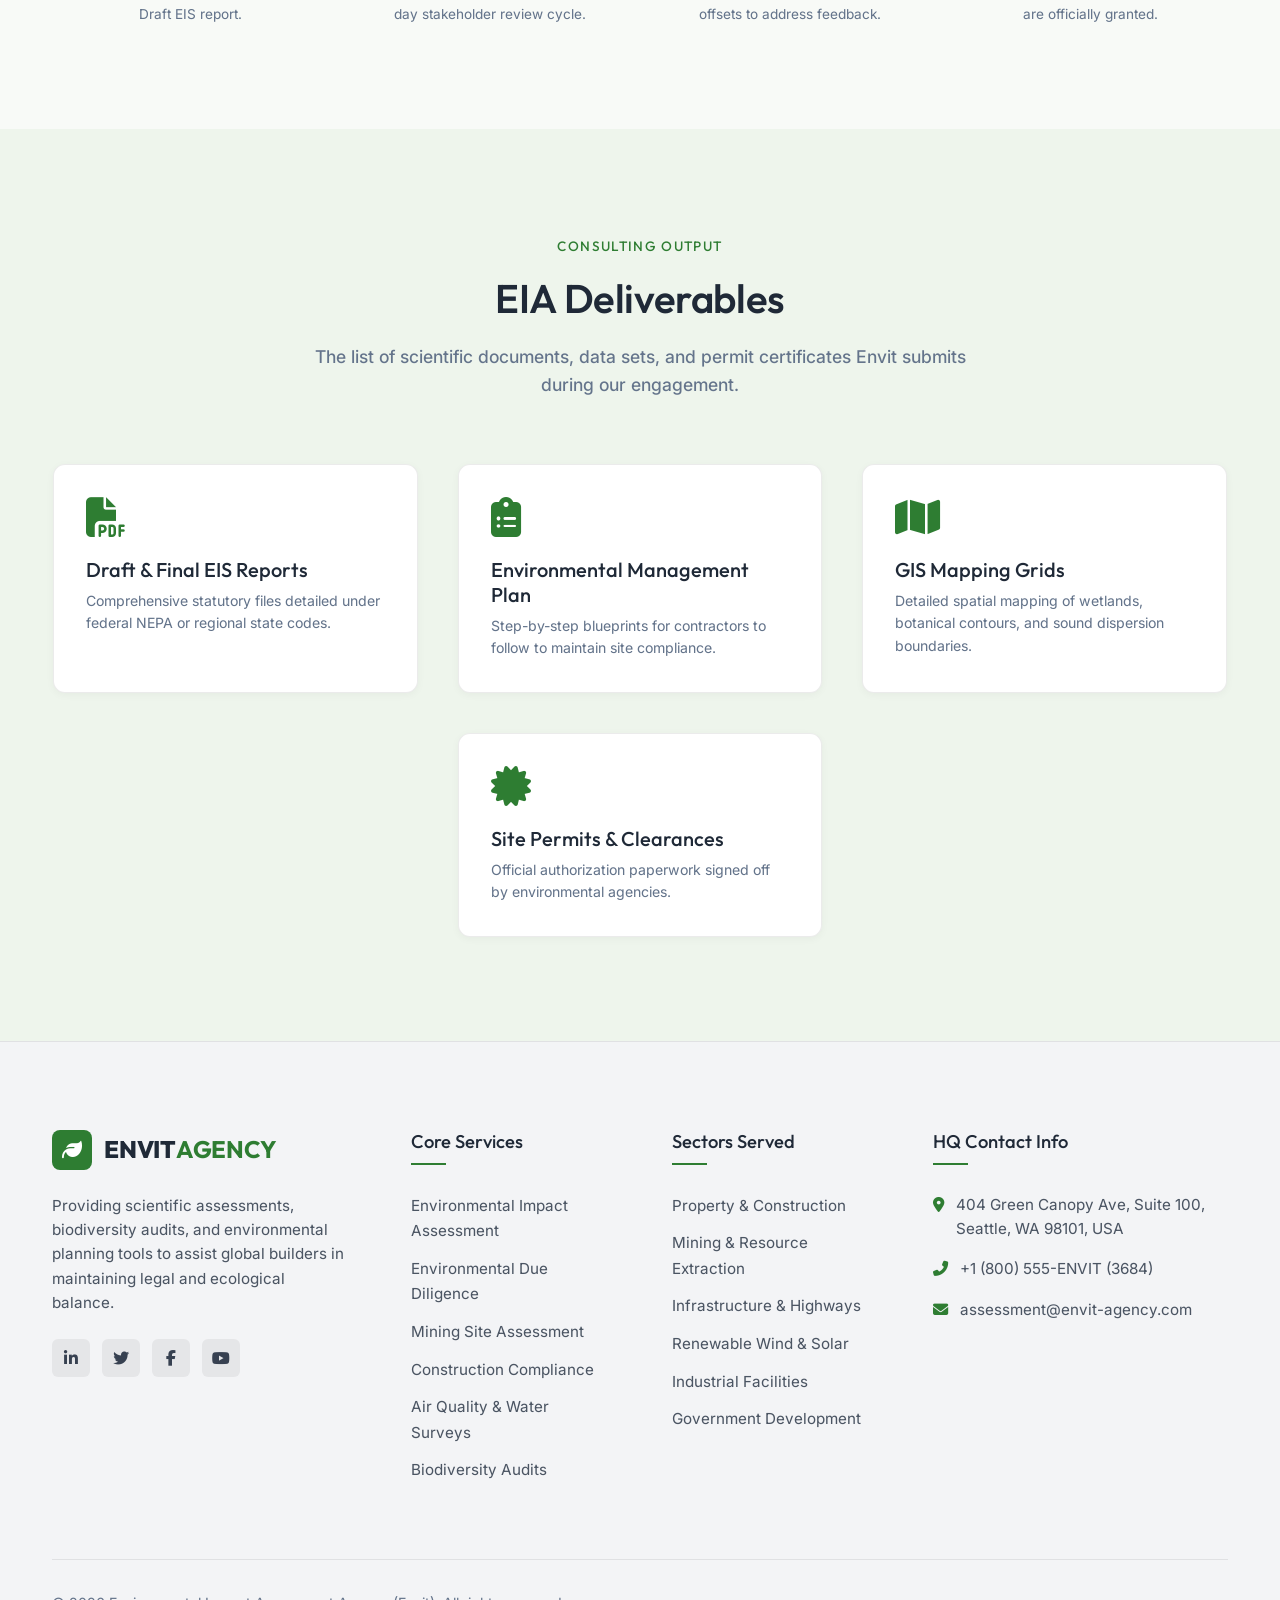
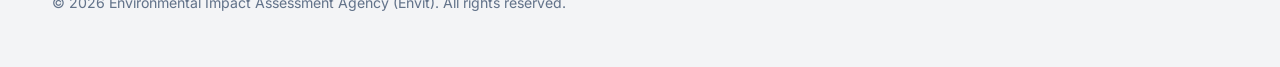
<file: methodology.html>
<!DOCTYPE html>
<html lang="en">

<head>
    <meta charset="UTF-8">
    <meta name="viewport" content="width=device-width, initial-scale=1.0">
    <title>EIA Methodology & Framework | Envit Agency</title>
    <meta name="description"
        content="Read about Envit's environmental assessment workflow: screening, scoping, baseline studies, impact prediction, mitigation planning, and regulatory submissions.">
    <!-- Favicon Links -->
    <link class="favicon" rel="icon" type="image/x-icon" href="assets/images/favicon.ico">
    <link class="favicon" rel="icon" type="image/png" sizes="32x32" href="assets/images/favicon-32x32.png">
    <link class="favicon" rel="icon" type="image/png" sizes="16x16" href="assets/images/favicon-16x16.png">
    <link class="favicon" rel="apple-touch-icon" sizes="180x180" href="assets/images/apple-touch-icon.png">
    <link class="favicon" rel="icon" type="image/svg+xml" href="assets/images/favicon.svg">
    <!-- FontAwesome CSS -->
    <link rel="stylesheet" href="https://cdnjs.cloudflare.com/ajax/libs/font-awesome/6.4.0/css/all.min.css">
    <!-- Custom Style Sheet -->
    <link rel="stylesheet" href="assets/css/style.css?v=1.0.3">
</head>

<body>

    <!-- Site Header -->
    <header id="main-header">
        <div class="header-container container">
            <a href="index.html" class="logo" id="header-logo">
                <div class="logo-icon" style="background-color: var(--color-primary); color: #ffffff;"><i
                        class="fas fa-leaf"></i></div>
                <div class="logo-text" style="color: var(--text-primary);">ENVIT<span>AGENCY</span></div>
            </a>

            <nav class="nav-menu" id="primary-navigation">
                <!-- Desktop Home Dropdown (hidden on mobile/tablet <= 1024px) -->
                <div class="nav-dropdown desktop-only-home">
                    <button class="nav-link nav-dropdown-toggle" id="home-menu-btn" aria-haspopup="true"
                        aria-expanded="false">
                        Home <i class="fas fa-chevron-down" style="font-size: 0.75rem; margin-left: 0.25rem;"></i>
                    </button>
                    <div class="nav-dropdown-menu" aria-labelledby="home-menu-btn">
                        <a href="index.html" class="nav-dropdown-item">Home 1 (Nature)</a>
                        <a href="home-2.html" class="nav-dropdown-item">Home 2 (Compliance)</a>
                    </div>
                </div>
                <!-- Mobile Home Links (hidden on desktop > 1024px) -->
                <a href="index.html" class="nav-link mobile-only-home">Home 1</a>
                <a href="home-2.html" class="nav-link mobile-only-home">Home 2</a>

                <a href="about.html" class="nav-link">About</a>
                <a href="services.html" class="nav-link">Services</a>
                <a href="methodology.html" class="nav-link active">EIA Methodology</a>
                <a href="sectors.html" class="nav-link">Sectors</a>
                <a href="projects.html" class="nav-link">Projects</a>
                <a href="contact.html" class="nav-link">Contact</a>

                <!-- Mobile Theme/RTL Controls (hidden on desktop > 1024px) -->
                <div class="mobile-nav-controls">
                    <button class="control-btn nav-control-btn mobile-theme-btn" title="Toggle Theme"><i
                            class="fas fa-moon"></i></button>
                    <button class="control-btn nav-control-btn mobile-rtl-btn" title="Toggle RTL"><i
                            class="fas fa-exchange-alt"></i></button>
                </div>

                <!-- Sign Up inside mobile menu (after icons) -->
                <a href="signup.html" class="btn btn-primary nav-menu-signup" id="nav-menu-signup-btn">
                    <i class="fas fa-user-plus"></i> Sign Up
                </a>
            </nav>

            <div class="nav-actions">
                <button class="control-btn nav-control-btn" id="theme-toggle-btn" title="Toggle Theme"><i
                        class="fas fa-moon"></i></button>
                <button class="control-btn nav-control-btn" id="rtl-toggle-btn" title="Toggle RTL"><i
                        class="fas fa-exchange-alt"></i></button>
                <a href="signup.html" class="btn btn-primary btn-sm" id="nav-signup-btn">
                    <i class="fas fa-user-plus"></i> Sign Up
                </a>
            </div>

            <button class="menu-toggle" aria-label="Toggle menu" id="mobile-menu-btn">
                <span></span>
                <span></span>
                <span></span>
            </button>
        </div>
    </header>

    <!-- Page Banner -->
    <section class="page-banner contact-page-banner">
        <div class="container page-banner-content">
            <h1>EIA Methodology & Process</h1>
            <p>Our scientific methodology is engineered to deliver rigorous, data-driven assessments.</p>
        </div>
    </section>

    <!-- Vertical Timeline Section (The 6 Steps) -->
    <section class="timeline-section" id="methodology-timeline">
        <div class="container">
            <div class="section-header fade-in">
                <span class="section-tag">Assessment Pipeline</span>
                <h2 class="section-title">The 6-Step Environmental Impact Assessment Process</h2>
                <p class="section-subtitle">We deploy rigorous scientific audits at each point of the project timeline
                    to identify risks, design buffers, and ensure quick regulatory clearance.</p>
            </div>

            <div class="timeline-container fade-in">
                <div class="timeline-line"></div>

                <!-- Step 1: Screening -->
                <div class="timeline-item">
                    <div class="timeline-dot"></div>
                    <div class="timeline-content">
                        <span class="methodology-step-tag">Step 01</span>
                        <h4>Screening & Zoning Evaluation</h4>
                        <p>Our legal experts review municipal zoning codes, state statutes, and federal frameworks to
                            determine if the project demands a full EIA. We identify critical environmental overlays,
                            historical landmarks, or biological boundaries early to map out compliance levels.</p>
                    </div>
                    <div class="timeline-img-box">
                        <img src="assets/images/step1.jpg" alt="Screening project blueprints">
                    </div>
                </div>

                <!-- Step 2: Scoping -->
                <div class="timeline-item">
                    <div class="timeline-dot"></div>
                    <div class="timeline-content">
                        <span class="methodology-step-tag">Step 02</span>
                        <h4>Scoping & Scope Definition</h4>
                        <p>We define the exact boundary limits of the environmental research. In consultation with
                            regulatory agencies and local community groups, we isolate key areas of concern—such as
                            watershed pollution, endangered species corridors, or acoustic dispersion grids.</p>
                    </div>
                    <div class="timeline-img-box">
                        <img src="assets/images/step2.jpg" alt="Environmental scope meeting">
                    </div>
                </div>

                <!-- Step 3: Baseline Study -->
                <div class="timeline-item">
                    <div class="timeline-dot"></div>
                    <div class="timeline-content">
                        <span class="methodology-step-tag">Step 03</span>
                        <h4>Empirical Baseline Studies</h4>
                        <p>Our biologists, geologists, and lab technicians carry out seasonal field tests before
                            construction begins. We log biological species occurrence, measure groundwater parameters,
                            delineate local wetlands, and map air and background sound contours.</p>
                    </div>
                    <div class="timeline-img-box">
                        <img src="assets/images/step3.jpg" alt="Field study measurement">
                    </div>
                </div>

                <!-- Step 4: Impact Analysis -->
                <div class="timeline-item">
                    <div class="timeline-dot"></div>
                    <div class="timeline-content">
                        <span class="methodology-step-tag">Step 04</span>
                        <h4>Impact Prediction & Modelling</h4>
                        <p>Using the empirical data collected, we build computer models to forecast the project's
                            long-term impacts. We simulate how stack emissions travel under local meteorological
                            conditions, calculate groundwater flow changes, and track animal migration corridor
                            bottlenecks.</p>
                    </div>
                    <div class="timeline-img-box">
                        <img src="assets/images/step4.jpg" alt="Environmental computer modeling">
                    </div>
                </div>

                <!-- Step 5: Mitigation Planning -->
                <div class="timeline-item">
                    <div class="timeline-dot"></div>
                    <div class="timeline-content">
                        <span class="methodology-step-tag">Step 05</span>
                        <h4>Mitigation & Restoration Design</h4>
                        <p>We draft targeted engineering models to offset predicted ecological damage. This involves
                            designing sediment catchment loops, planning sound attenuation screens, plotting wildlife
                            overpasses, and designing biological wetland offsets.</p>
                    </div>
                    <div class="timeline-img-box">
                        <img src="assets/images/step5.jpg" alt="Mitigation landscape work">
                    </div>
                </div>

                <!-- Step 6: Regulatory Submission -->
                <div class="timeline-item">
                    <div class="timeline-dot"></div>
                    <div class="timeline-content">
                        <span class="methodology-step-tag">Step 06</span>
                        <h4>Regulatory Submission & Permitting</h4>
                        <p>We compile the final EIS documents, manage public review periods, host stakeholder feedback
                            sessions, and present scientific evidence to state and federal licensing boards to secure
                            project approval certificates.</p>
                    </div>
                    <div class="timeline-img-box">
                        <img src="assets/images/step6.jpg" alt="Regulatory filing signing">
                    </div>
                </div>
            </div>
        </div>
    </section>

    <!-- Assessment Framework & Mitigation Hierarchy -->
    <section class="section-alt" id="assessment-framework">
        <div class="container">
            <div class="section-header fade-in">
                <span class="section-tag">Scientific Principles</span>
                <h2 class="section-title">The Mitigation Hierarchy Framework</h2>
                <p class="section-subtitle">We organize our environmental planning under a strict sequence of steps to
                    ensure development goals balance ecological sustainability.</p>
            </div>

            <!-- Custom 4-stage Mitigation Hierarchy (Odd wrapping centers remaining) -->
            <div class="card-grid fade-in">
                <div class="card" style="border-top: 4px solid var(--color-primary);">
                    <div class="card-body">
                        <div
                            style="font-size: 1.5rem; font-weight: 700; color: var(--color-primary); margin-bottom: 0.5rem;">
                            01. Avoidance</div>
                        <h4 style="margin-bottom: 0.75rem;">Preventing Impact Entirely</h4>
                        <p style="font-size: 0.9rem; margin-bottom: 0;">Adjusting project site layouts or scheduling
                            excavation outside of bird nesting cycles to avoid destroying sensitive biological resources
                            completely.</p>
                    </div>
                </div>
                <div class="card" style="border-top: 4px solid var(--color-primary);">
                    <div class="card-body">
                        <div
                            style="font-size: 1.5rem; font-weight: 700; color: var(--color-primary); margin-bottom: 0.5rem;">
                            02. Minimization</div>
                        <h4 style="margin-bottom: 0.75rem;">Reducing Impact Intensity</h4>
                        <p style="font-size: 0.9rem; margin-bottom: 0;">Deploying acoustic buffers, implementing speed
                            limits for field transport, and installing sediment barriers (SWPPP) to reduce the spread of
                            noise and dust.</p>
                    </div>
                </div>
                <div class="card" style="border-top: 4px solid var(--color-secondary);">
                    <div class="card-body">
                        <div
                            style="font-size: 1.5rem; font-weight: 700; color: var(--color-secondary); margin-bottom: 0.5rem;">
                            03. Restoration</div>
                        <h4 style="margin-bottom: 0.75rem;">Rehabilitating Damaged Sites</h4>
                        <p style="font-size: 0.9rem; margin-bottom: 0;">Re-vegetating slopes after utility corridor
                            installation and applying ecological restoration techniques to convert tailing pits back
                            into natural topsoil.</p>
                    </div>
                </div>
                <div class="card" style="border-top: 4px solid var(--color-secondary);">
                    <div class="card-body">
                        <div
                            style="font-size: 1.5rem; font-weight: 700; color: var(--color-secondary); margin-bottom: 0.5rem;">
                            04. Offsetting</div>
                        <h4 style="margin-bottom: 0.75rem;">Compensating for Residual Loss</h4>
                        <p style="font-size: 0.9rem; margin-bottom: 0;">When local damage is unavoidable, we create or
                            fund new wetlands and biological preserves elsewhere, ensuring a net-positive environmental
                            score.</p>
                    </div>
                </div>
            </div>
        </div>
    </section>

    <!-- Regulatory Workflow -->
    <section class="regulatory-workflow" id="workflow">
        <div class="container">
            <div class="section-header fade-in">
                <span class="section-tag">Regulatory Pipeline</span>
                <h2 class="section-title">EIA Approval Workflow</h2>
                <p class="section-subtitle">How Envit manages files across agency checks, public commentary loops, and
                    developer timelines.</p>
            </div>

            <!-- Horizontal process flow -->
            <div class="methodology-flow fade-in" style="margin-top: 3rem;">
                <div class="methodology-step">
                    <div class="step-number"><i class="fas fa-file-invoice"></i></div>
                    <h4>1. File Drafting</h4>
                    <p>Envit maps field findings and structures the Draft EIS report.</p>
                </div>
                <div class="methodology-step">
                    <div class="step-number"><i class="fas fa-users"></i></div>
                    <h4>2. Public Comment</h4>
                    <p>EIS files are published for a mandatory 45-day stakeholder review cycle.</p>
                </div>
                <div class="methodology-step">
                    <div class="step-number"><i class="fas fa-edit"></i></div>
                    <h4>3. Revisions & Updates</h4>
                    <p>We modify layouts and add ecological offsets to address feedback.</p>
                </div>
                <div class="methodology-step">
                    <div class="step-number"><i class="fas fa-check-double"></i></div>
                    <h4>4. Agency Clearance</h4>
                    <p>Final files are signed, and project permits are officially granted.</p>
                </div>
            </div>
        </div>
    </section>

    <!-- Project Deliverables Section -->
    <section class="section-alt" id="deliverables">
        <div class="container">
            <div class="section-header fade-in">
                <span class="section-tag">Consulting Output</span>
                <h2 class="section-title">EIA Deliverables</h2>
                <p class="section-subtitle">The list of scientific documents, data sets, and permit certificates Envit
                    submits during our engagement.</p>
            </div>

            <div class="card-grid fade-in">
                <!-- Deliverable 1 -->
                <div class="card" style="padding: 2rem;">
                    <i class="fas fa-file-pdf"
                        style="font-size: 2.5rem; color: var(--color-primary); margin-bottom: 1.25rem;"></i>
                    <h4 style="margin-bottom: 0.5rem; font-weight: var(--weight-h4);">Draft & Final EIS Reports</h4>
                    <p style="font-size: 0.88rem; margin-bottom: 0; color: var(--text-secondary);">Comprehensive
                        statutory files detailed under federal NEPA or regional state codes.</p>
                </div>
                <!-- Deliverable 2 -->
                <div class="card" style="padding: 2rem;">
                    <i class="fas fa-clipboard-list"
                        style="font-size: 2.5rem; color: var(--color-primary); margin-bottom: 1.25rem;"></i>
                    <h4 style="margin-bottom: 0.5rem; font-weight: var(--weight-h4);">Environmental Management Plan</h4>
                    <p style="font-size: 0.88rem; margin-bottom: 0; color: var(--text-secondary);">Step-by-step
                        blueprints for contractors to follow to maintain site compliance.</p>
                </div>
                <!-- Deliverable 3 -->
                <div class="card" style="padding: 2rem;">
                    <i class="fas fa-map"
                        style="font-size: 2.5rem; color: var(--color-primary); margin-bottom: 1.25rem;"></i>
                    <h4 style="margin-bottom: 0.5rem; font-weight: var(--weight-h4);">GIS Mapping Grids</h4>
                    <p style="font-size: 0.88rem; margin-bottom: 0; color: var(--text-secondary);">Detailed spatial
                        mapping of wetlands, botanical contours, and sound dispersion boundaries.</p>
                </div>
                <!-- Deliverable 4 -->
                <div class="card" style="padding: 2rem;">
                    <i class="fas fa-certificate"
                        style="font-size: 2.5rem; color: var(--color-primary); margin-bottom: 1.25rem;"></i>
                    <h4 style="margin-bottom: 0.5rem; font-weight: var(--weight-h4);">Site Permits & Clearances</h4>
                    <p style="font-size: 0.88rem; margin-bottom: 0; color: var(--text-secondary);">Official
                        authorization paperwork signed off by environmental agencies.</p>
                </div>
            </div>
        </div>
    </section>

    <!-- Footer Section -->
    <footer>
        <div class="container">
            <div class="footer-grid">
                <div class="footer-widget">
                    <a href="index.html" class="logo" style="margin-bottom: 1.5rem;" id="footer-logo">
                        <div class="logo-icon" style="background-color: var(--color-primary); color: #ffffff;"><i
                                class="fas fa-leaf"></i></div>
                        <div class="logo-text" style="color: #ffffff;">ENVIT<span>AGENCY</span></div>
                    </a>
                    <p style="margin-top: 1rem;">Providing scientific assessments, biodiversity audits, and
                        environmental planning tools to assist global builders in maintaining legal and ecological
                        balance.</p>
                    <div class="footer-socials">
                        <a href="#" class="social-icon" aria-label="LinkedIn"><i class="fab fa-linkedin-in"></i></a>
                        <a href="#" class="social-icon" aria-label="Twitter"><i class="fab fa-twitter"></i></a>
                        <a href="#" class="social-icon" aria-label="Facebook"><i class="fab fa-facebook-f"></i></a>
                        <a href="#" class="social-icon" aria-label="Youtube"><i class="fab fa-youtube"></i></a>
                    </div>
                </div>

                <div class="footer-widget">
                    <h4>Core Services</h4>
                    <ul class="footer-links">
                        <li><a href="services.html">Environmental Impact Assessment</a></li>
                        <li><a href="services.html">Environmental Due Diligence</a></li>
                        <li><a href="services.html">Mining Site Assessment</a></li>
                        <li><a href="services.html">Construction Compliance</a></li>
                        <li><a href="services.html">Air Quality & Water Surveys</a></li>
                        <li><a href="services.html">Biodiversity Audits</a></li>
                    </ul>
                </div>

                <div class="footer-widget">
                    <h4>Sectors Served</h4>
                    <ul class="footer-links">
                        <li><a href="sectors.html">Property & Construction</a></li>
                        <li><a href="sectors.html">Mining & Resource Extraction</a></li>
                        <li><a href="sectors.html">Infrastructure & Highways</a></li>
                        <li><a href="sectors.html">Renewable Wind & Solar</a></li>
                        <li><a href="sectors.html">Industrial Facilities</a></li>
                        <li><a href="sectors.html">Government Development</a></li>
                    </ul>
                </div>

                <div class="footer-widget">
                    <h4>HQ Contact Info</h4>
                    <ul class="footer-contact">
                        <li>
                            <i class="fas fa-map-marker-alt"></i>
                            <span>404 Green Canopy Ave, Suite 100, Seattle, WA 98101, USA</span>
                        </li>
                        <li>
                            <i class="fas fa-phone-alt"></i>
                            <span>+1 (800) 555-ENVIT (3684)</span>
                        </li>
                        <li>
                            <i class="fas fa-envelope"></i>
                            <span>assessment@envit-agency.com</span>
                        </li>
                    </ul>
                </div>
            </div>

            <div class="footer-bottom">
                <p>&copy; 2026 Environmental Impact Assessment Agency (Envit). All rights reserved.</p>

            </div>
        </div>
    </footer>

    <!-- Scroll to Top Button -->
    <button id="scroll-to-top-btn" class="scroll-top-btn" title="Scroll to Top" aria-label="Scroll to Top">
        <i class="fas fa-arrow-up"></i>
    </button>

    <!-- Main JavaScript -->
    <script src="assets/js/main.js"></script>
</body>

</html>
</file>
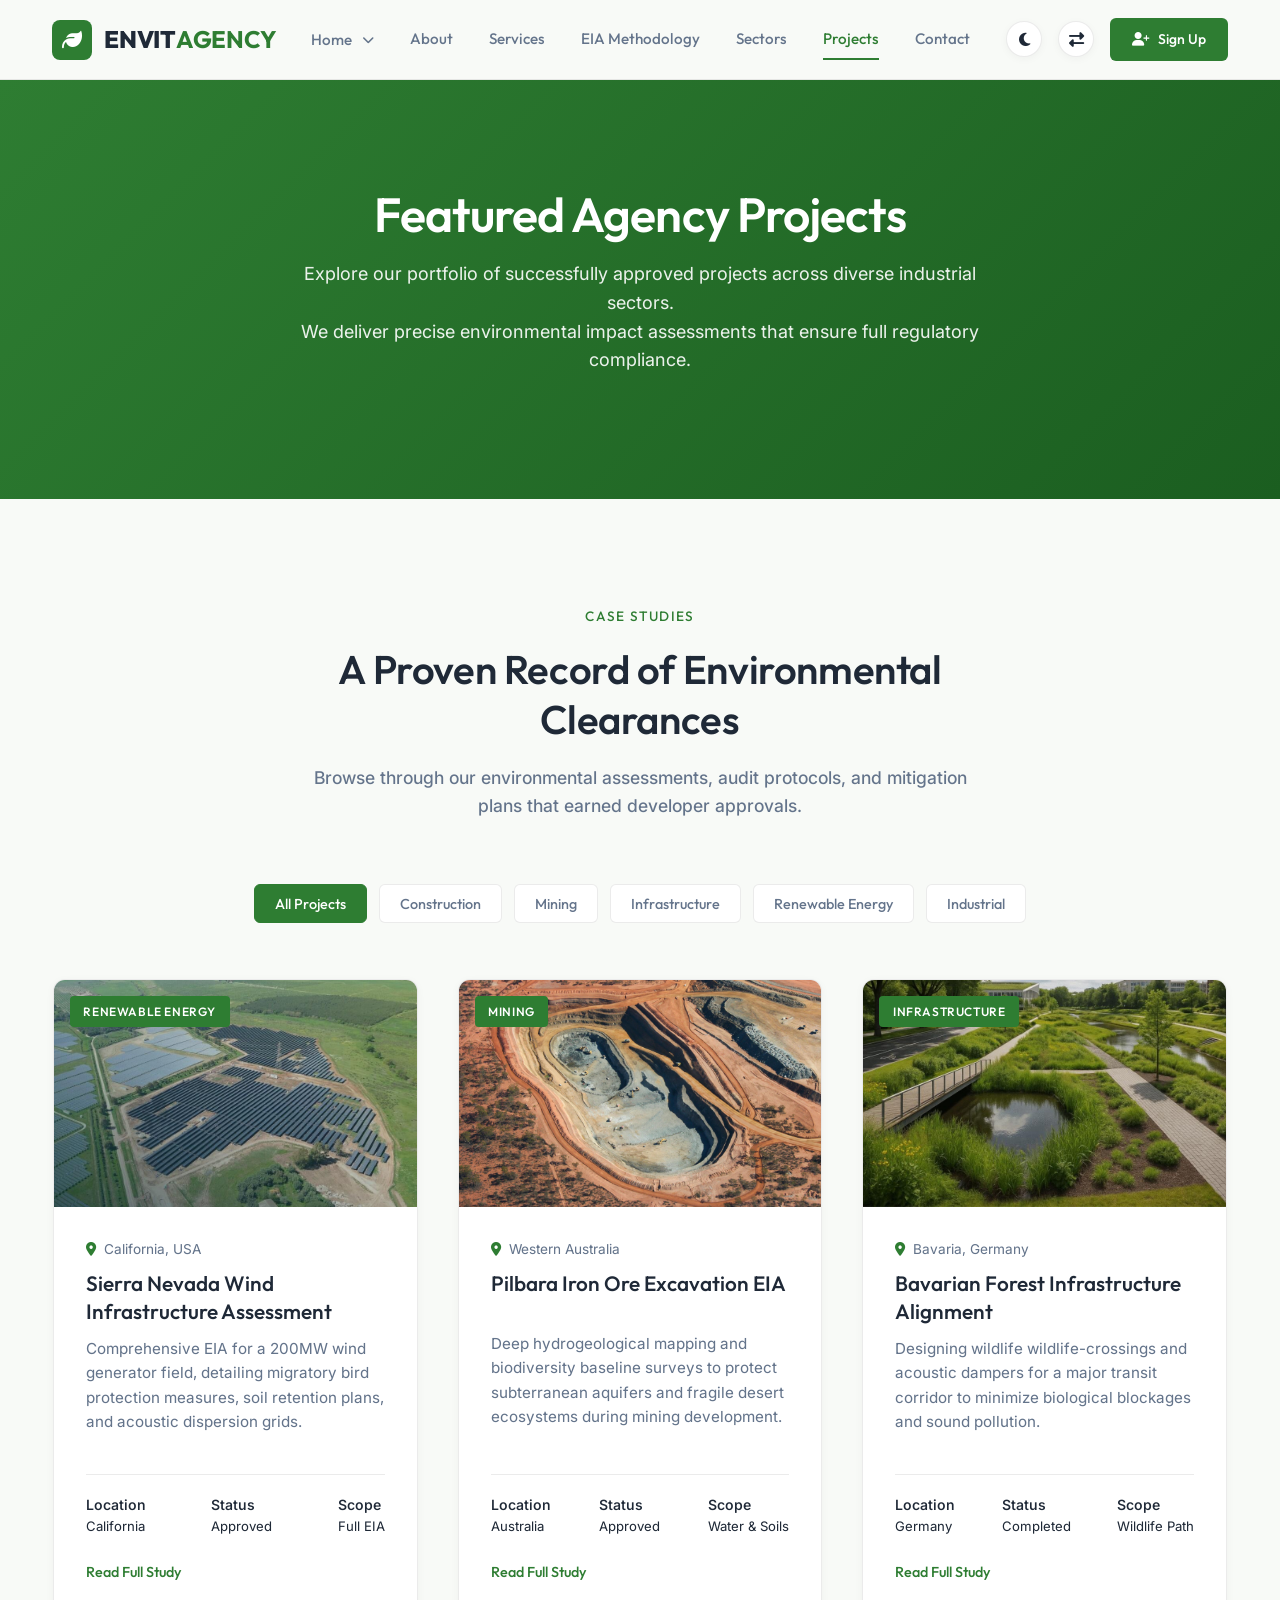
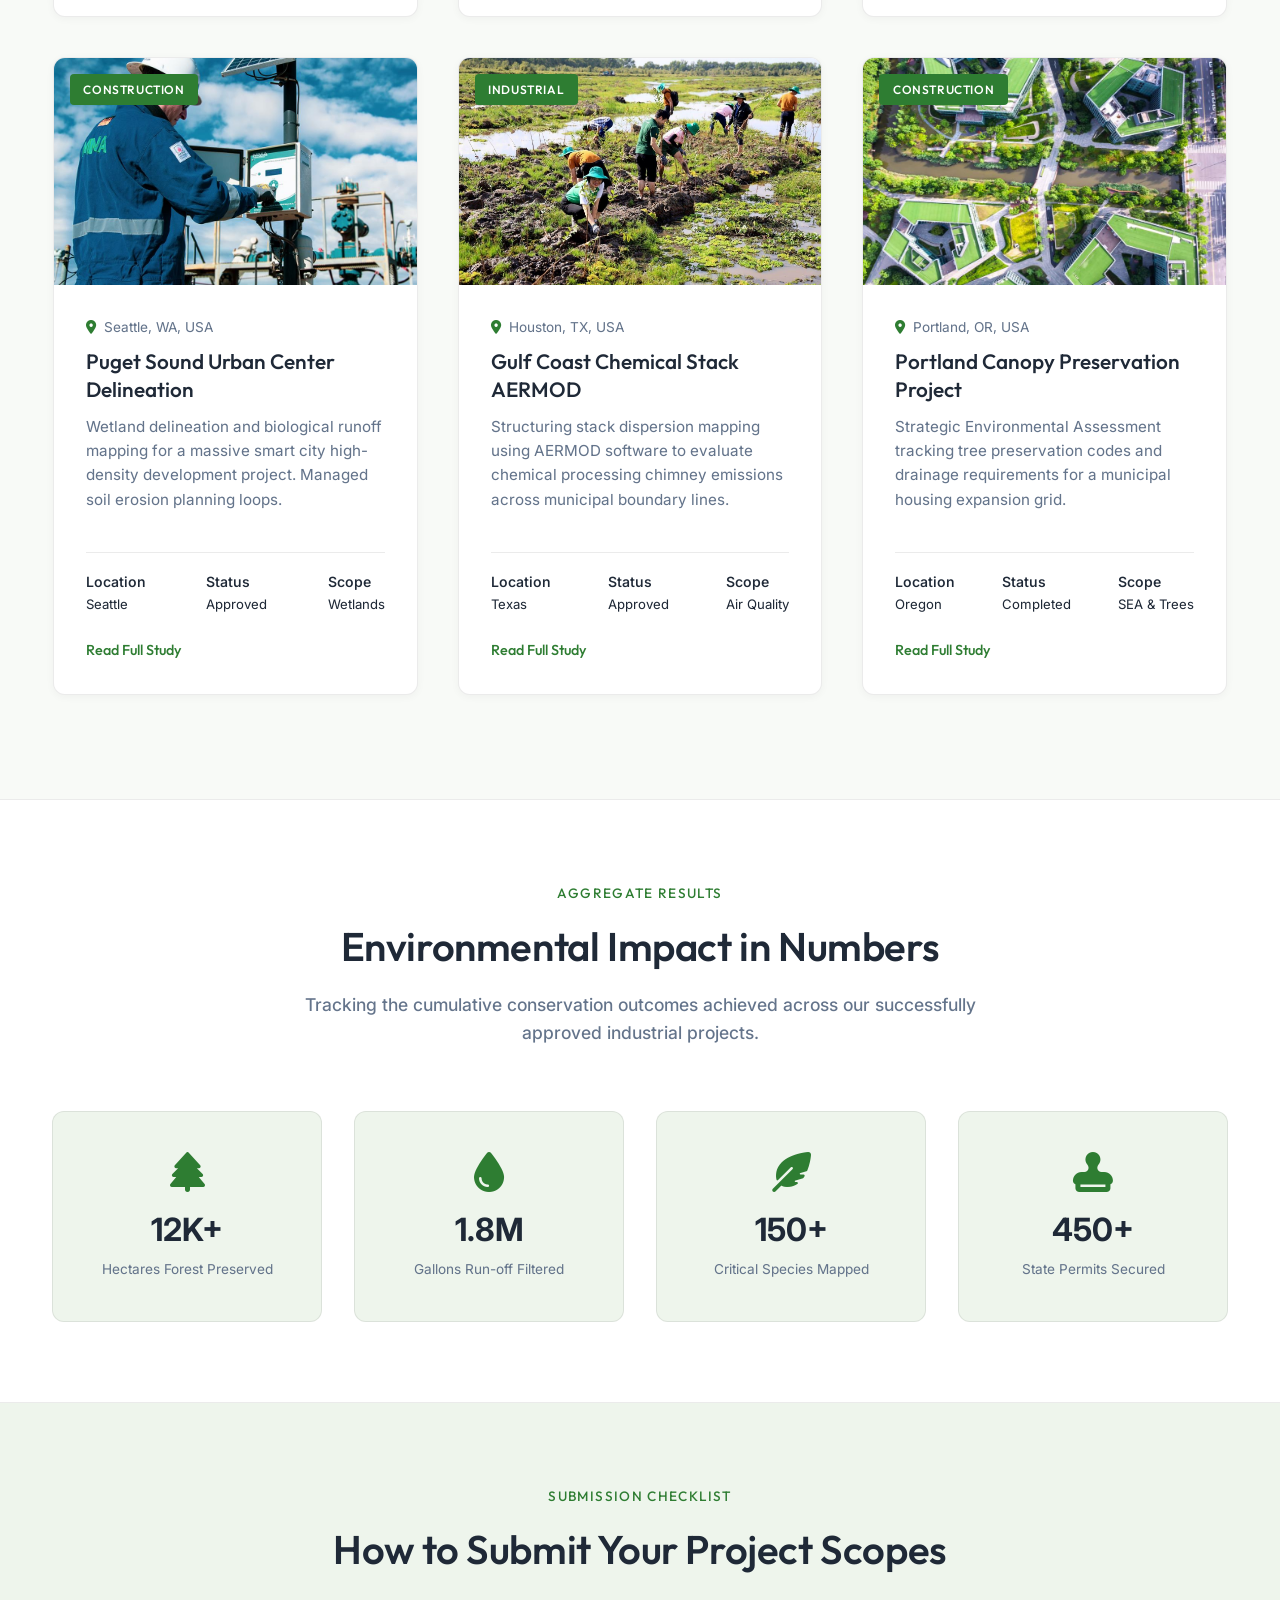
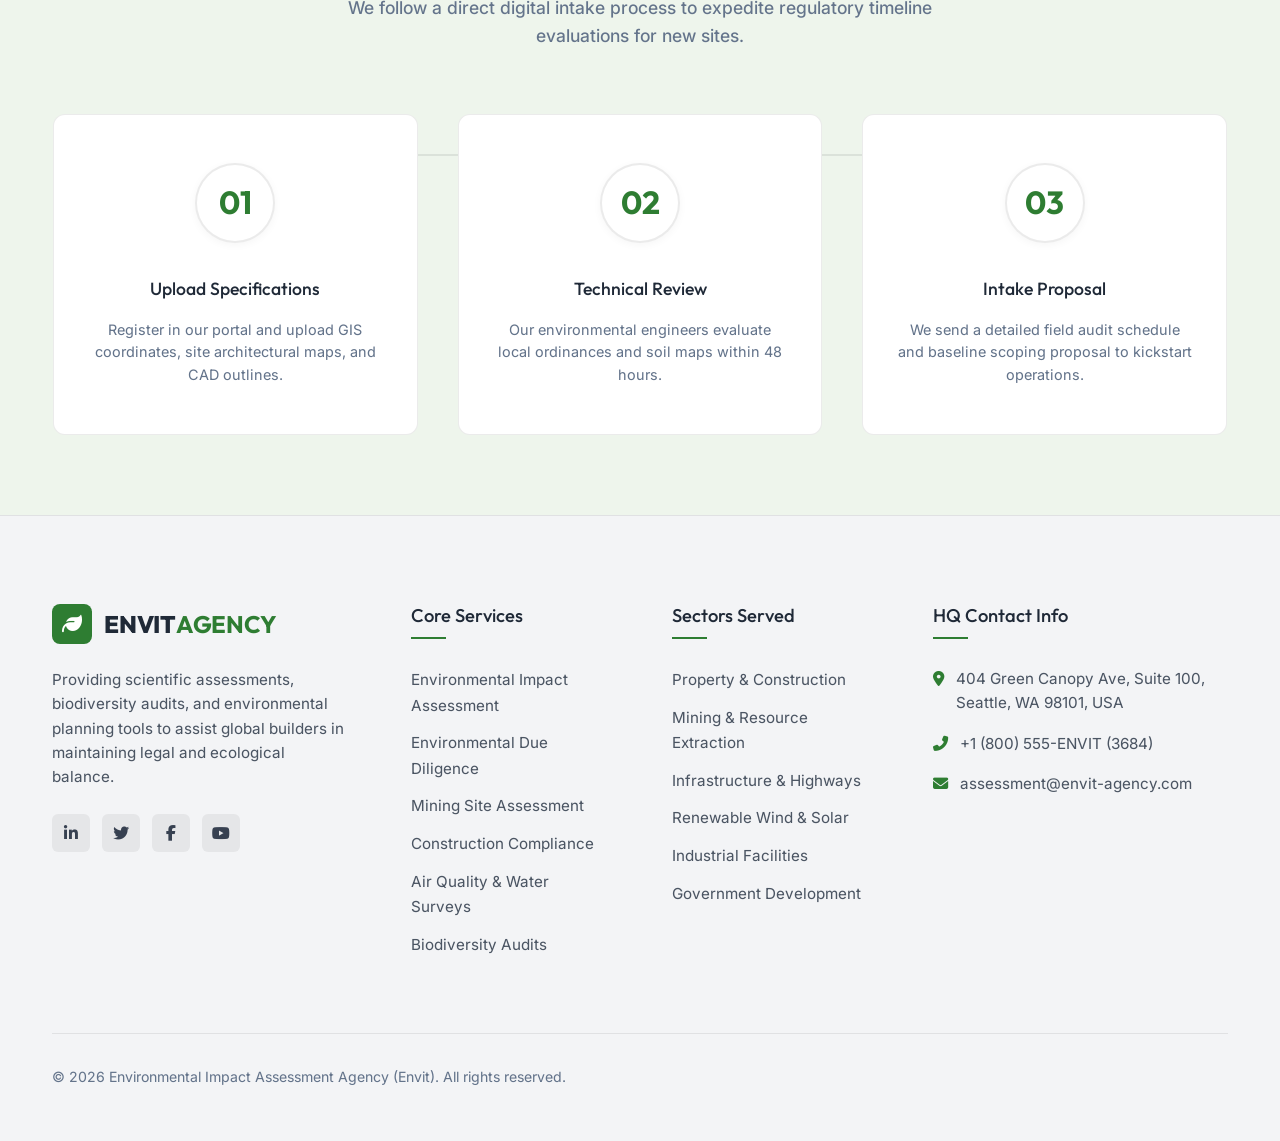
<file: projects.html>
<!DOCTYPE html>
<html lang="en">

<head>
    <meta charset="UTF-8">
    <meta name="viewport" content="width=device-width, initial-scale=1.0">
    <title>Agency Projects & Case Studies | Envit Agency</title>
    <meta name="description"
        content="View Envit's portfolio of successfully approved projects across construction, mining, infrastructure, renewable energy, and heavy industrial sectors.">
    <!-- Favicon Links -->
    <link rel="icon" type="image/x-icon" href="assets/images/favicon.ico">
    <link rel="icon" type="image/png" sizes="32x32" href="assets/images/favicon-32x32.png">
    <link rel="icon" type="image/png" sizes="16x16" href="assets/images/favicon-16x16.png">
    <link rel="apple-touch-icon" sizes="180x180" href="assets/images/apple-touch-icon.png">
    <link rel="icon" type="image/svg+xml" href="assets/images/favicon.svg">
    <!-- FontAwesome CSS -->
    <link rel="stylesheet" href="https://cdnjs.cloudflare.com/ajax/libs/font-awesome/6.4.0/css/all.min.css">
    <!-- Custom Style Sheet -->
    <link rel="stylesheet" href="assets/css/style.css?v=1.0.3">
</head>

<body>

    <!-- Site Header -->
    <header id="main-header">
        <div class="header-container container">
            <a href="index.html" class="logo" id="header-logo">
                <div class="logo-icon" style="background-color: var(--color-primary); color: #ffffff;"><i
                        class="fas fa-leaf"></i></div>
                <div class="logo-text" style="color: var(--text-primary);">ENVIT<span>AGENCY</span></div>
            </a>

            <nav class="nav-menu" id="primary-navigation">
                <!-- Desktop Home Dropdown (hidden on mobile/tablet <= 1024px) -->
                <div class="nav-dropdown desktop-only-home">
                    <button class="nav-link nav-dropdown-toggle" id="home-menu-btn" aria-haspopup="true"
                        aria-expanded="false">
                        Home <i class="fas fa-chevron-down" style="font-size: 0.75rem; margin-left: 0.25rem;"></i>
                    </button>
                    <div class="nav-dropdown-menu" aria-labelledby="home-menu-btn">
                        <a href="index.html" class="nav-dropdown-item">Home 1 (Nature)</a>
                        <a href="home-2.html" class="nav-dropdown-item">Home 2 (Compliance)</a>
                    </div>
                </div>
                <!-- Mobile Home Links (hidden on desktop > 1024px) -->
                <a href="index.html" class="nav-link mobile-only-home">Home 1</a>
                <a href="home-2.html" class="nav-link mobile-only-home">Home 2</a>

                <a href="about.html" class="nav-link">About</a>
                <a href="services.html" class="nav-link">Services</a>
                <a href="methodology.html" class="nav-link">EIA Methodology</a>
                <a href="sectors.html" class="nav-link">Sectors</a>
                <a href="projects.html" class="nav-link active">Projects</a>
                <a href="contact.html" class="nav-link">Contact</a>

                <!-- Mobile Theme/RTL Controls (hidden on desktop > 1024px) -->
                <div class="mobile-nav-controls">
                    <button class="control-btn nav-control-btn mobile-theme-btn" title="Toggle Theme"><i
                            class="fas fa-moon"></i></button>
                    <button class="control-btn nav-control-btn mobile-rtl-btn" title="Toggle RTL"><i
                            class="fas fa-exchange-alt"></i></button>
                </div>

                <!-- Sign Up inside mobile menu (after icons) -->
                <a href="signup.html" class="btn btn-primary nav-menu-signup" id="nav-menu-signup-btn">
                    <i class="fas fa-user-plus"></i> Sign Up
                </a>
            </nav>

            <div class="nav-actions">
                <button class="control-btn nav-control-btn" id="theme-toggle-btn" title="Toggle Theme"><i
                        class="fas fa-moon"></i></button>
                <button class="control-btn nav-control-btn" id="rtl-toggle-btn" title="Toggle RTL"><i
                        class="fas fa-exchange-alt"></i></button>
                <a href="signup.html" class="btn btn-primary btn-sm" id="nav-signup-btn">
                    <i class="fas fa-user-plus"></i> Sign Up
                </a>
            </div>

            <button class="menu-toggle" aria-label="Toggle menu" id="mobile-menu-btn">
                <span></span>
                <span></span>
                <span></span>
            </button>
        </div>
    </header>

    <!-- Page Banner -->
    <section class="page-banner contact-page-banner">
        <div class="container page-banner-content">
            <h1>Featured Agency Projects</h1>
            <p>Explore our portfolio of successfully approved projects across diverse industrial sectors.<br>We deliver precise environmental impact assessments that ensure full regulatory compliance.</p>
        </div>
    </section>

    <!-- Project Grid & Portfolio Section -->
    <section class="project-portfolio" id="portfolio-section">
        <div class="container">
            <div class="section-header fade-in">
                <span class="section-tag">Case Studies</span>
                <h2 class="section-title">A Proven Record of Environmental Clearances</h2>
                <p class="section-subtitle">Browse through our environmental assessments, audit protocols, and
                    mitigation plans that earned developer approvals.</p>
            </div>

            <!-- Portfolio Category Filter Tabs -->
            <div class="portfolio-filter fade-in" id="portfolio-filter-buttons">
                <button class="filter-btn active" data-filter="all" id="filter-all">All Projects</button>
                <button class="filter-btn" data-filter="construction" id="filter-construction">Construction</button>
                <button class="filter-btn" data-filter="mining" id="filter-mining">Mining</button>
                <button class="filter-btn" data-filter="infrastructure"
                    id="filter-infrastructure">Infrastructure</button>
                <button class="filter-btn" data-filter="energy" id="filter-energy">Renewable Energy</button>
                <button class="filter-btn" data-filter="industrial" id="filter-industrial">Industrial</button>
            </div>

            <!-- Portfolio Grid (Centered Odd Wrapping) -->
            <div class="project-portfolio-grid fade-in" id="project-grid-container">
                <!-- Project 1 (Renewable Energy) -->
                <article class="project-card" data-category="energy">
                    <div class="project-img-wrapper">
                        <img src="assets/images/project1.jpg" alt="Sierra Wind Farm Assessment" class="project-img">
                        <span class="card-tag">Renewable Energy</span>
                    </div>
                    <div class="project-card-body">
                        <span class="project-card-location"><i class="fas fa-map-marker-alt"></i> California, USA</span>
                        <h3 class="project-card-title"><a href="project-details.html">Sierra Nevada Wind Infrastructure
                                Assessment</a></h3>
                        <p class="card-text">Comprehensive EIA for a 200MW wind generator field, detailing migratory
                            bird protection measures, soil retention plans, and acoustic dispersion grids.</p>
                        <div class="project-details-mini">
                            <span><strong>Location</strong>California</span>
                            <span><strong>Status</strong>Approved</span>
                            <span><strong>Scope</strong>Full EIA</span>
                        </div>
                        <a href="project-details.html" class="card-link" style="margin-top: 1.5rem;"
                            id="project-link-1">Read Full Study</a>
                    </div>
                </article>

                <!-- Project 2 (Mining) -->
                <article class="project-card" data-category="mining">
                    <div class="project-img-wrapper">
                        <img src="assets/images/project2.jpg" alt="Pilbara Copper Mine hydrogeological mapping"
                            class="project-img">
                        <span class="card-tag">Mining</span>
                    </div>
                    <div class="project-card-body">
                        <span class="project-card-location"><i class="fas fa-map-marker-alt"></i> Western
                            Australia</span>
                        <h3 class="project-card-title"><a href="project-details.html">Pilbara Iron Ore Excavation
                                EIA</a></h3>
                        <p class="card-text">Deep hydrogeological mapping and biodiversity baseline surveys to protect
                            subterranean aquifers and fragile desert ecosystems during mining development.</p>
                        <div class="project-details-mini">
                            <span><strong>Location</strong>Australia</span>
                            <span><strong>Status</strong>Approved</span>
                            <span><strong>Scope</strong>Water & Soils</span>
                        </div>
                        <a href="project-details.html" class="card-link" style="margin-top: 1.5rem;"
                            id="project-link-2">Read Full Study</a>
                    </div>
                </article>

                <!-- Project 3 (Infrastructure) -->
                <article class="project-card" data-category="infrastructure">
                    <div class="project-img-wrapper">
                        <img src="assets/images/project3.jpg" alt="Eco-friendly bridge/infrastructure project"
                            class="project-img">
                        <span class="card-tag">Infrastructure</span>
                    </div>
                    <div class="project-card-body">
                        <span class="project-card-location"><i class="fas fa-map-marker-alt"></i> Bavaria,
                            Germany</span>
                        <h3 class="project-card-title"><a href="project-details.html">Bavarian Forest Infrastructure
                                Alignment</a></h3>
                        <p class="card-text">Designing wildlife wildlife-crossings and acoustic dampers for a major
                            transit corridor to minimize biological blockages and sound pollution.</p>
                        <div class="project-details-mini">
                            <span><strong>Location</strong>Germany</span>
                            <span><strong>Status</strong>Completed</span>
                            <span><strong>Scope</strong>Wildlife Path</span>
                        </div>
                        <a href="project-details.html" class="card-link" style="margin-top: 1.5rem;"
                            id="project-link-3">Read Full Study</a>
                    </div>
                </article>

                <!-- Project 4 (Construction) -->
                <article class="project-card" data-category="construction">
                    <div class="project-img-wrapper">
                        <img src="assets/images/project4.jpg" alt="High density building construction"
                            class="project-img">
                        <span class="card-tag">Construction</span>
                    </div>
                    <div class="project-card-body">
                        <span class="project-card-location"><i class="fas fa-map-marker-alt"></i> Seattle, WA,
                            USA</span>
                        <h3 class="project-card-title"><a href="project-details.html">Puget Sound Urban Center
                                Delineation</a></h3>
                        <p class="card-text">Wetland delineation and biological runoff mapping for a massive smart city
                            high-density development project. Managed soil erosion planning loops.</p>
                        <div class="project-details-mini">
                            <span><strong>Location</strong>Seattle</span>
                            <span><strong>Status</strong>Approved</span>
                            <span><strong>Scope</strong>Wetlands</span>
                        </div>
                        <a href="project-details.html" class="card-link" style="margin-top: 1.5rem;"
                            id="project-link-4">Read Full Study</a>
                    </div>
                </article>

                <!-- Project 5 (Industrial) -->
                <article class="project-card" data-category="industrial">
                    <div class="project-img-wrapper">
                        <img src="assets/images/project5.jpg" alt="Chemical processing industrial site"
                            class="project-img">
                        <span class="card-tag">Industrial</span>
                    </div>
                    <div class="project-card-body">
                        <span class="project-card-location"><i class="fas fa-map-marker-alt"></i> Houston, TX,
                            USA</span>
                        <h3 class="project-card-title"><a href="project-details.html">Gulf Coast Chemical Stack
                                AERMOD</a></h3>
                        <p class="card-text">Structuring stack dispersion mapping using AERMOD software to evaluate
                            chemical processing chimney emissions across municipal boundary lines.</p>
                        <div class="project-details-mini">
                            <span><strong>Location</strong>Texas</span>
                            <span><strong>Status</strong>Approved</span>
                            <span><strong>Scope</strong>Air Quality</span>
                        </div>
                        <a href="project-details.html" class="card-link" style="margin-top: 1.5rem;"
                            id="project-link-5">Read Full Study</a>
                    </div>
                </article>

                <!-- Project 6 (Construction) -->
                <article class="project-card" data-category="construction">
                    <div class="project-img-wrapper">
                        <img src="assets/images/project6.jpg" alt="Canopy preservation in green construction site"
                            class="project-img">
                        <span class="card-tag">Construction</span>
                    </div>
                    <div class="project-card-body">
                        <span class="project-card-location"><i class="fas fa-map-marker-alt"></i> Portland, OR,
                            USA</span>
                        <h3 class="project-card-title"><a href="project-details.html">Portland Canopy Preservation
                                Project</a></h3>
                        <p class="card-text">Strategic Environmental Assessment tracking tree preservation codes and
                            drainage requirements for a municipal housing expansion grid.</p>
                        <div class="project-details-mini">
                            <span><strong>Location</strong>Oregon</span>
                            <span><strong>Status</strong>Completed</span>
                            <span><strong>Scope</strong>SEA & Trees</span>
                        </div>
                        <a href="project-details.html" class="card-link" style="margin-top: 1.5rem;"
                            id="project-link-6">Read Full Study</a>
                    </div>
                </article>
            </div>
        </div>
    </section>

    <!-- Projects Aggregate Metrics Section -->
    <section class="projects-metrics" id="projects-metrics">
        <div class="container">
            <div class="section-header fade-in">
                <span class="section-tag">Aggregate Results</span>
                <h2 class="section-title">Environmental Impact in Numbers</h2>
                <p class="section-subtitle">Tracking the cumulative conservation outcomes achieved across our
                    successfully approved industrial projects.</p>
            </div>

            <div class="metrics-grid fade-in">
                <div class="metric-item">
                    <div><i class="fas fa-tree"></i></div>
                    <div class="metric-val">12K+</div>
                    <p>Hectares Forest Preserved</p>
                </div>
                <div class="metric-item">
                    <div><i class="fas fa-tint"></i></div>
                    <div class="metric-val">1.8M</div>
                    <p>Gallons Run-off Filtered</p>
                </div>
                <div class="metric-item">
                    <div><i class="fas fa-feather-alt"></i></div>
                    <div class="metric-val">150+</div>
                    <p>Critical Species Mapped</p>
                </div>
                <div class="metric-item">
                    <div><i class="fas fa-stamp"></i></div>
                    <div class="metric-val">450+</div>
                    <p>State Permits Secured</p>
                </div>
            </div>
        </div>
    </section>

    <!-- Project Submission Guide Section -->
    <section class="projects-guide" id="projects-guide">
        <div class="container">
            <div class="section-header fade-in">
                <span class="section-tag">Submission Checklist</span>
                <h2 class="section-title">How to Submit Your Project Scopes</h2>
                <p class="section-subtitle">We follow a direct digital intake process to expedite regulatory timeline
                    evaluations for new sites.</p>
            </div>

            <div class="methodology-flow fade-in">
                <div class="methodology-step">
                    <div class="step-number">01</div>
                    <h4>Upload Specifications</h4>
                    <p>Register in our portal and upload GIS coordinates, site architectural maps, and CAD outlines.</p>
                </div>
                <div class="methodology-step">
                    <div class="step-number">02</div>
                    <h4>Technical Review</h4>
                    <p>Our environmental engineers evaluate local ordinances and soil maps within 48 hours.</p>
                </div>
                <div class="methodology-step">
                    <div class="step-number">03</div>
                    <h4>Intake Proposal</h4>
                    <p>We send a detailed field audit schedule and baseline scoping proposal to kickstart operations.
                    </p>
                </div>
            </div>
        </div>
    </section>

    <!-- Footer Section -->
    <footer>
        <div class="container">
            <div class="footer-grid">
                <div class="footer-widget">
                    <a href="index.html" class="logo" style="margin-bottom: 1.5rem;" id="footer-logo">
                        <div class="logo-icon" style="background-color: var(--color-primary); color: #ffffff;"><i
                                class="fas fa-leaf"></i></div>
                        <div class="logo-text" style="color: #ffffff;">ENVIT<span>AGENCY</span></div>
                    </a>
                    <p style="margin-top: 1rem;">Providing scientific assessments, biodiversity audits, and
                        environmental planning tools to assist global builders in maintaining legal and ecological
                        balance.</p>
                    <div class="footer-socials">
                        <a href="#" class="social-icon" aria-label="LinkedIn"><i class="fab fa-linkedin-in"></i></a>
                        <a href="#" class="social-icon" aria-label="Twitter"><i class="fab fa-twitter"></i></a>
                        <a href="#" class="social-icon" aria-label="Facebook"><i class="fab fa-facebook-f"></i></a>
                        <a href="#" class="social-icon" aria-label="Youtube"><i class="fab fa-youtube"></i></a>
                    </div>
                </div>

                <div class="footer-widget">
                    <h4>Core Services</h4>
                    <ul class="footer-links">
                        <li><a href="services.html">Environmental Impact Assessment</a></li>
                        <li><a href="services.html">Environmental Due Diligence</a></li>
                        <li><a href="services.html">Mining Site Assessment</a></li>
                        <li><a href="services.html">Construction Compliance</a></li>
                        <li><a href="services.html">Air Quality & Water Surveys</a></li>
                        <li><a href="services.html">Biodiversity Audits</a></li>
                    </ul>
                </div>

                <div class="footer-widget">
                    <h4>Sectors Served</h4>
                    <ul class="footer-links">
                        <li><a href="sectors.html">Property & Construction</a></li>
                        <li><a href="sectors.html">Mining & Resource Extraction</a></li>
                        <li><a href="sectors.html">Infrastructure & Highways</a></li>
                        <li><a href="sectors.html">Renewable Wind & Solar</a></li>
                        <li><a href="sectors.html">Industrial Facilities</a></li>
                        <li><a href="sectors.html">Government Development</a></li>
                    </ul>
                </div>

                <div class="footer-widget">
                    <h4>HQ Contact Info</h4>
                    <ul class="footer-contact">
                        <li>
                            <i class="fas fa-map-marker-alt"></i>
                            <span>404 Green Canopy Ave, Suite 100, Seattle, WA 98101, USA</span>
                        </li>
                        <li>
                            <i class="fas fa-phone-alt"></i>
                            <span>+1 (800) 555-ENVIT (3684)</span>
                        </li>
                        <li>
                            <i class="fas fa-envelope"></i>
                            <span>assessment@envit-agency.com</span>
                        </li>
                    </ul>
                </div>
            </div>

            <div class="footer-bottom">
                <p>&copy; 2026 Environmental Impact Assessment Agency (Envit). All rights reserved.</p>

            </div>
        </div>
    </footer>

    <!-- Scroll to Top Button -->
    <button id="scroll-to-top-btn" class="scroll-top-btn" title="Scroll to Top" aria-label="Scroll to Top">
        <i class="fas fa-arrow-up"></i>
    </button>

    <!-- Main JavaScript -->
    <script src="assets/js/main.js"></script>
</body>

</html>
</file>
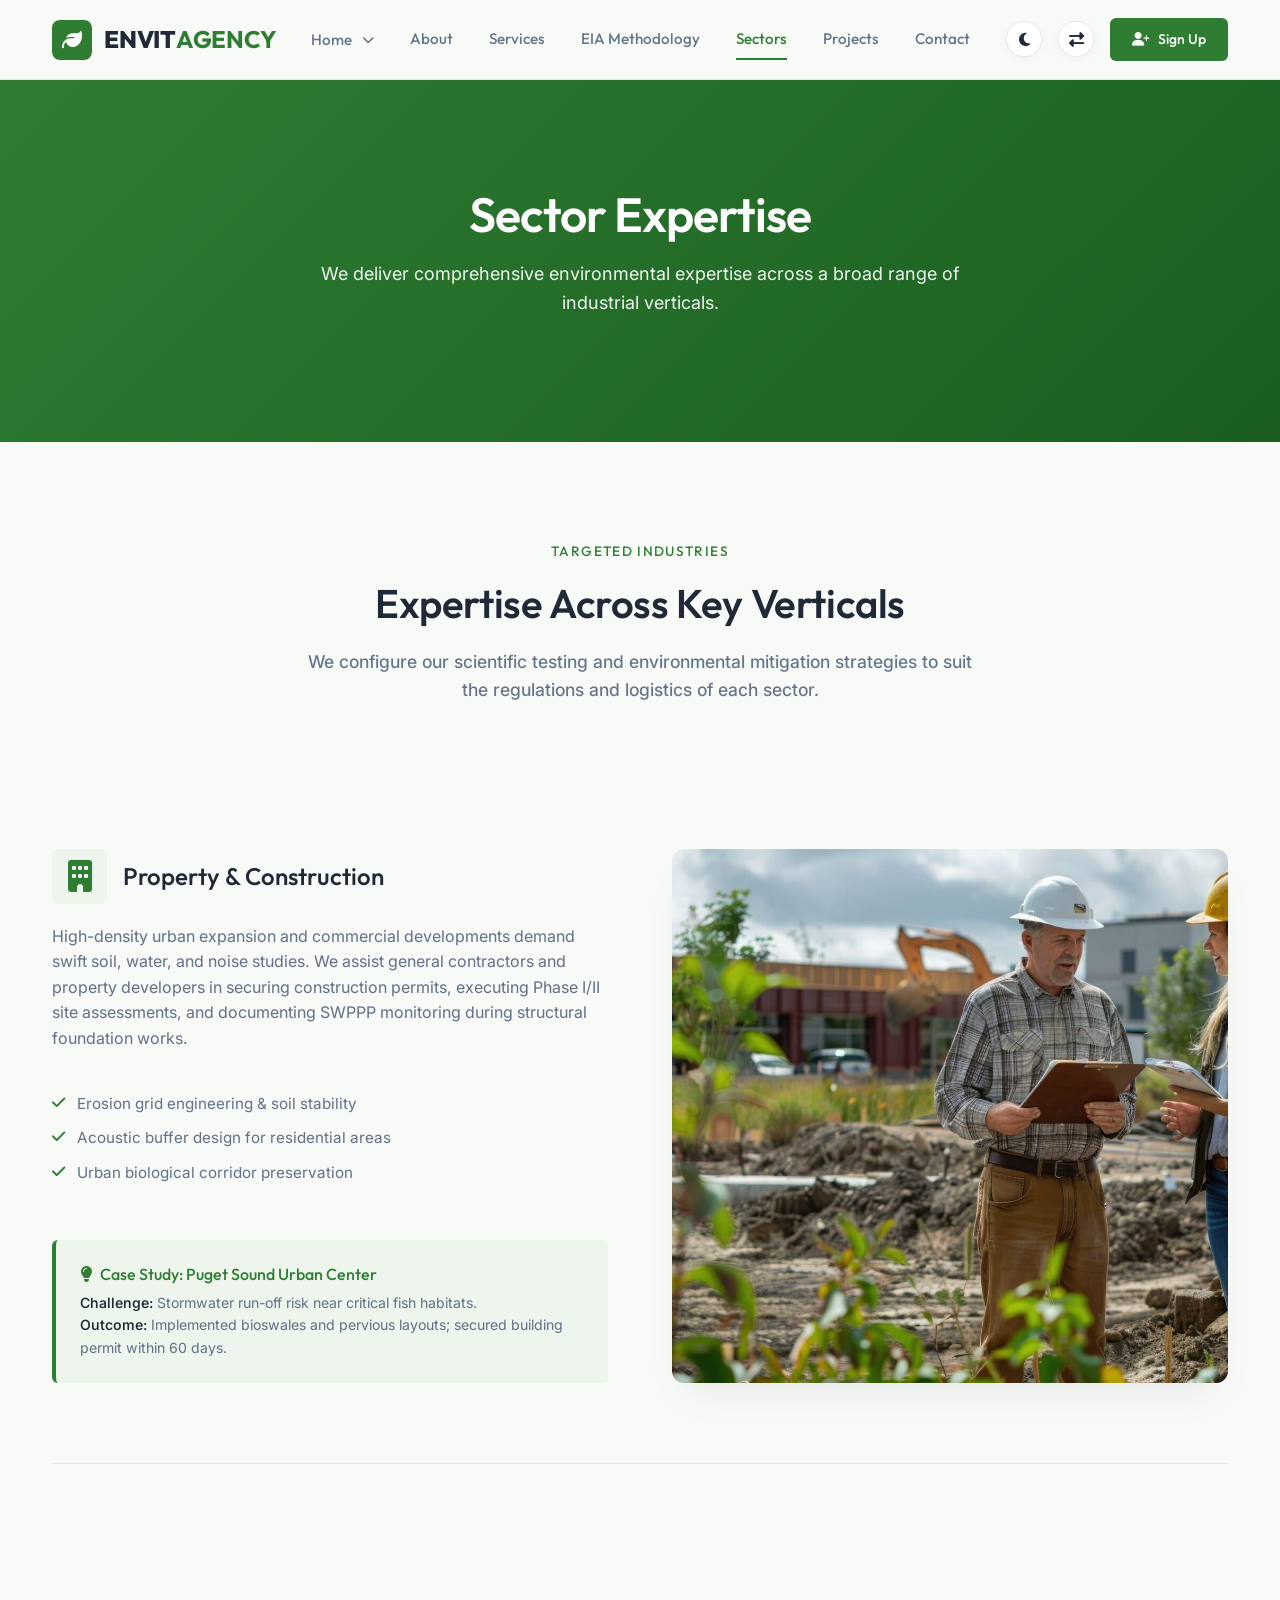
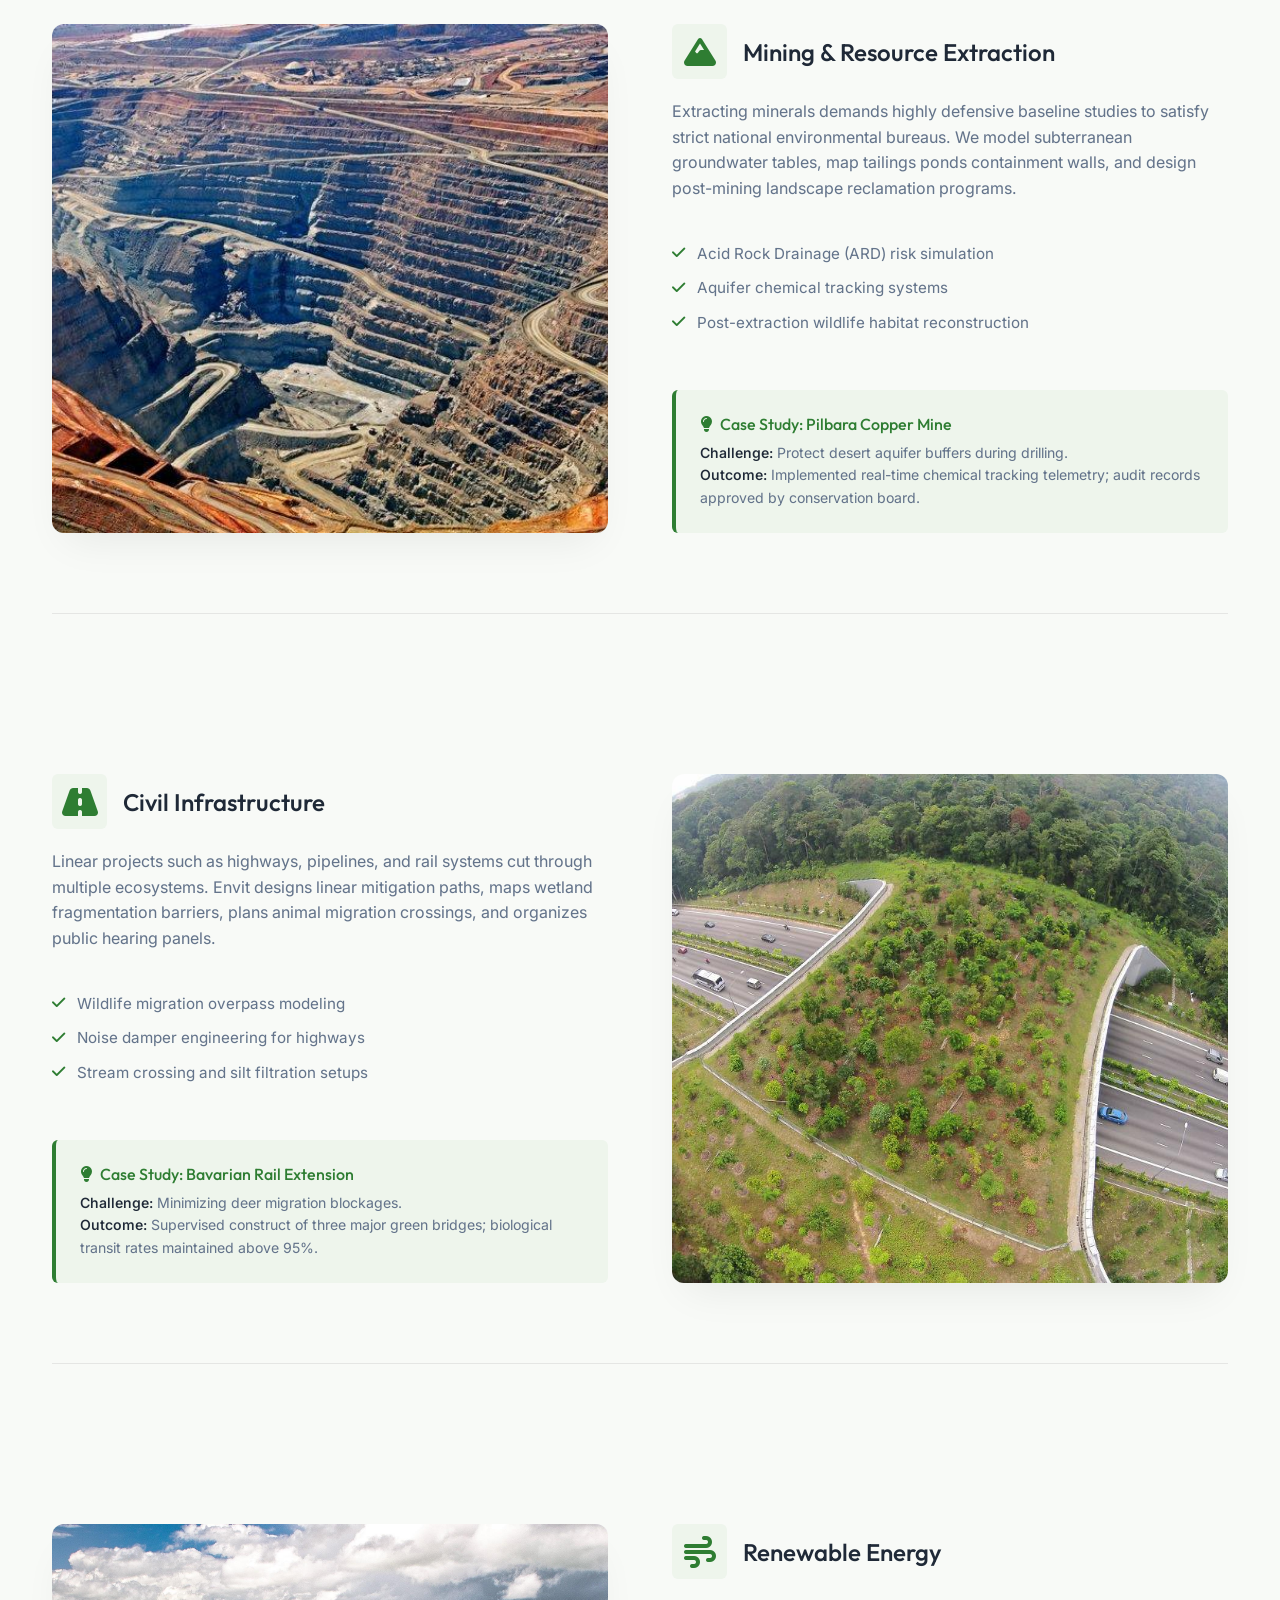
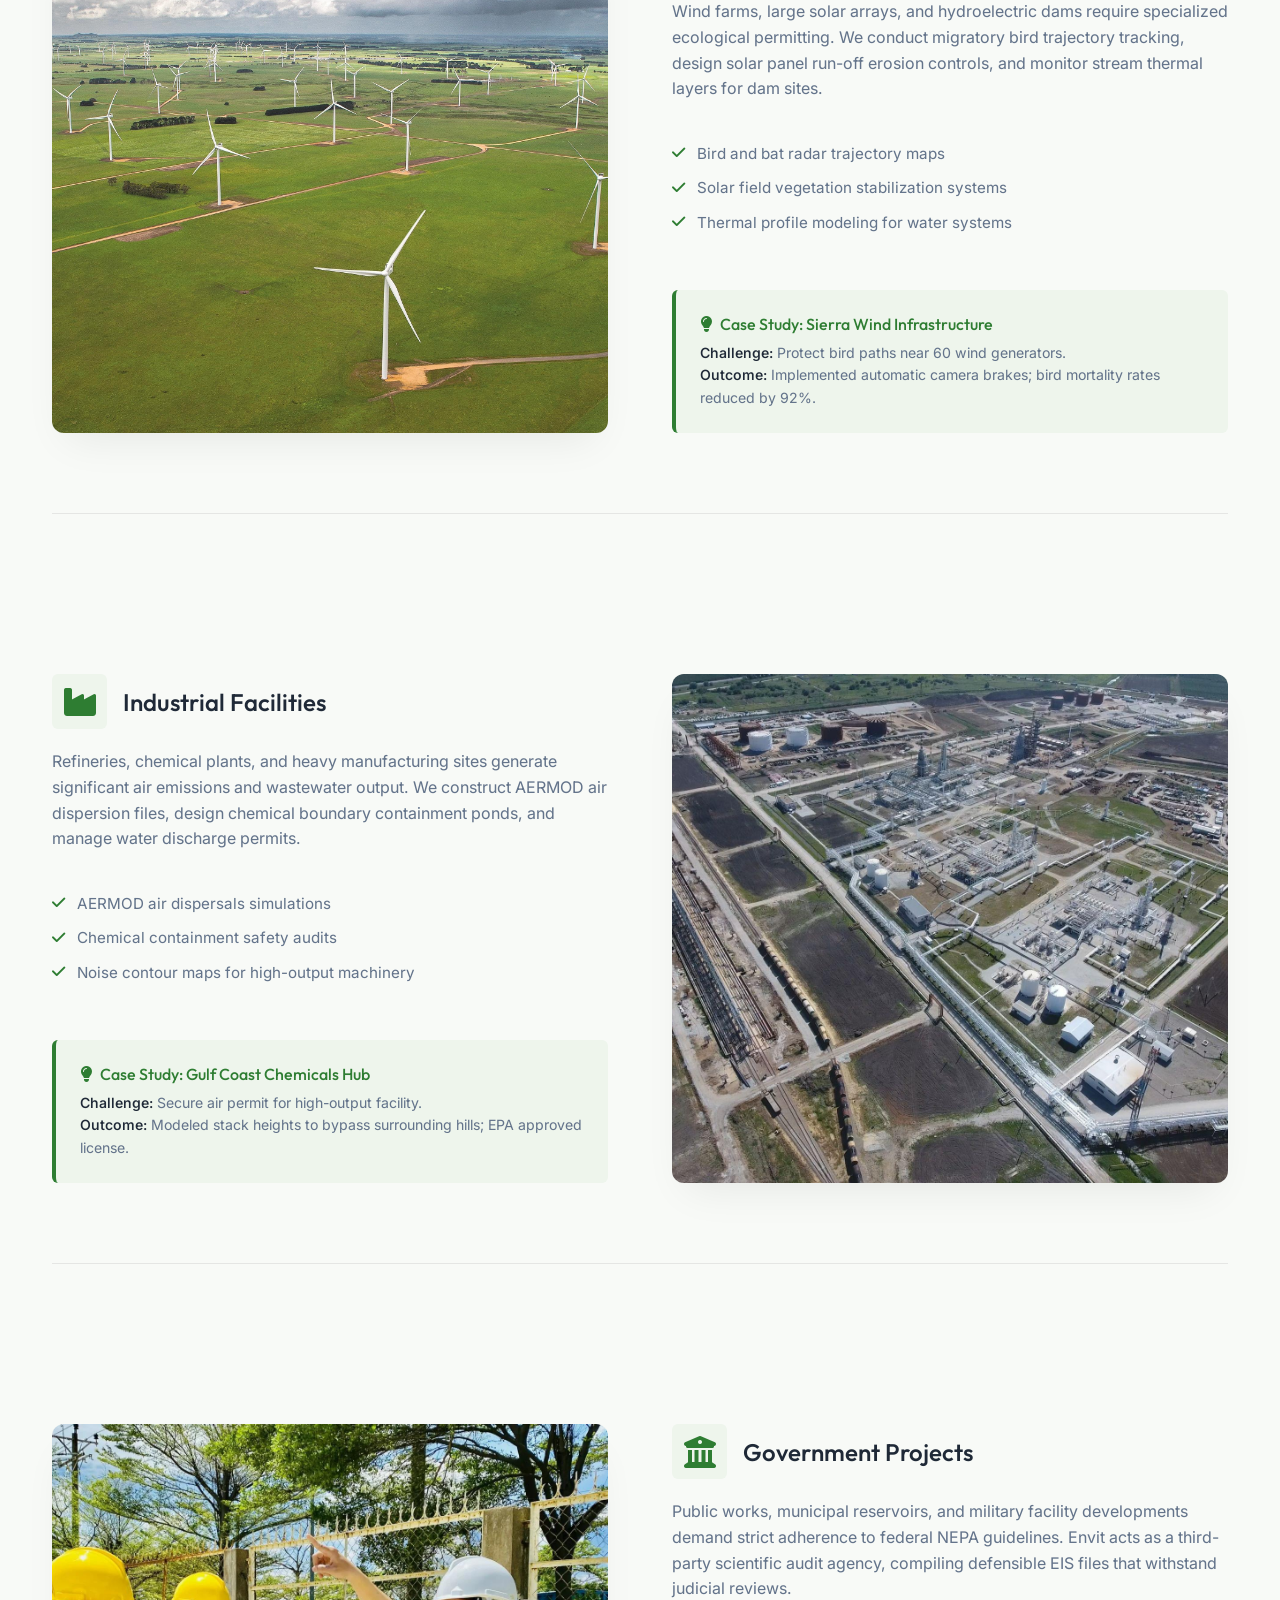
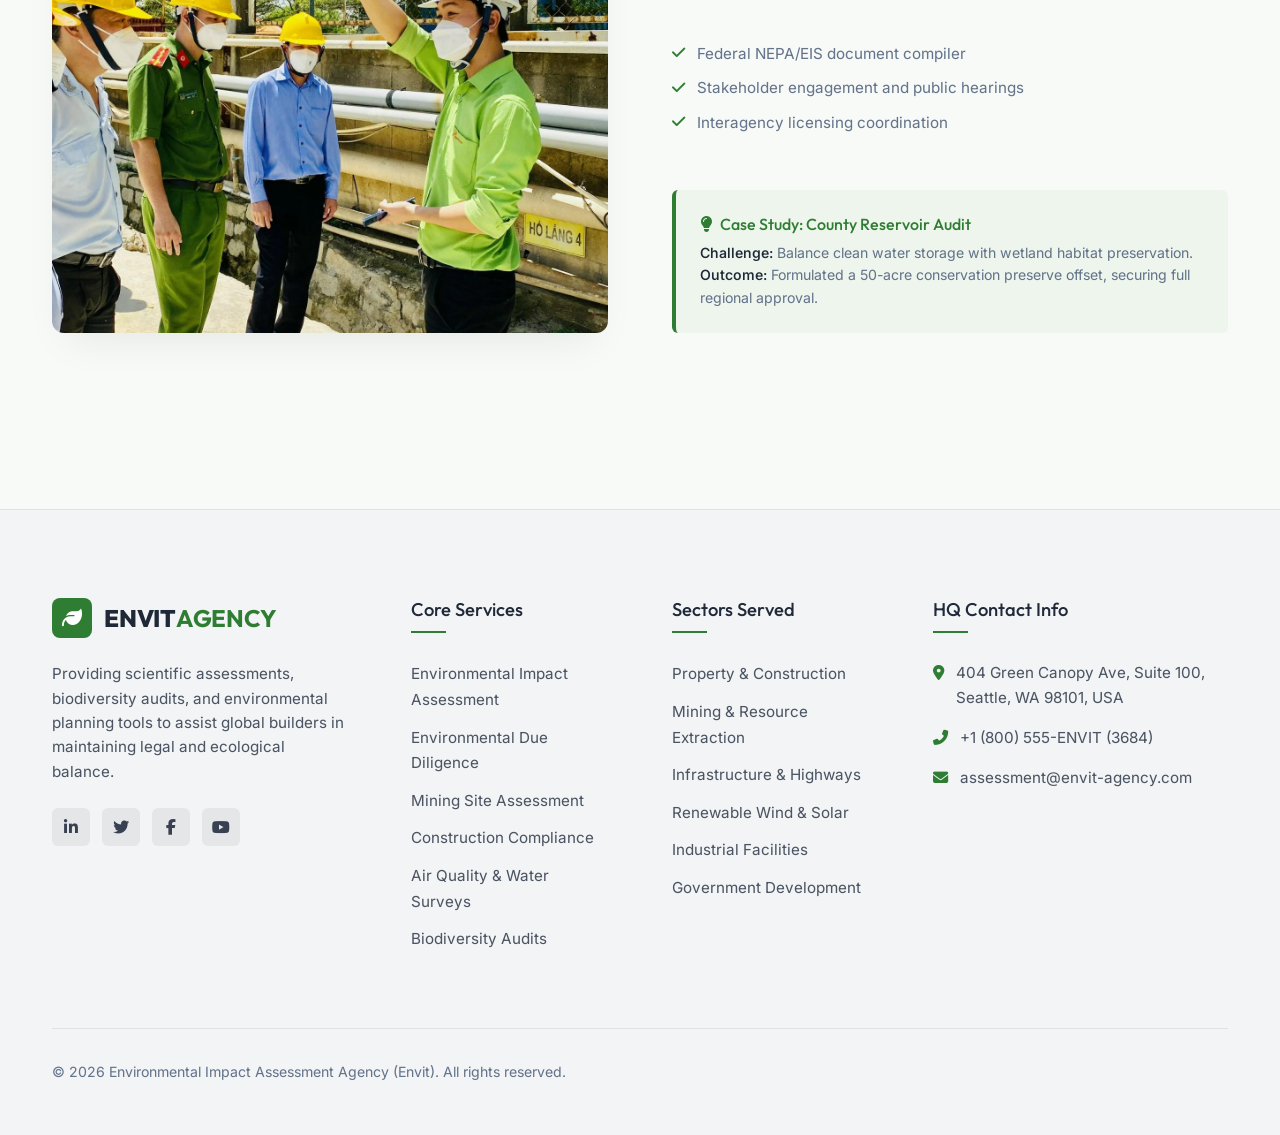
<file: sectors.html>
<!DOCTYPE html>
<html lang="en">

<head>
    <meta charset="UTF-8">
    <meta name="viewport" content="width=device-width, initial-scale=1.0">
    <title>Sector Expertise & Case Examples | Envit Agency</title>
    <meta name="description"
        content="Read about Envit's environmental compliance expertise across Construction, Mining, Infrastructure, Renewable Energy, Industrial, and Government projects.">
    <!-- Favicon Links -->
    <link rel="icon" type="image/x-icon" href="assets/images/favicon.ico">
    <link rel="icon" type="image/png" sizes="32x32" href="assets/images/favicon-32x32.png">
    <link rel="icon" type="image/png" sizes="16x16" href="assets/images/favicon-16x16.png">
    <link rel="apple-touch-icon" sizes="180x180" href="assets/images/apple-touch-icon.png">
    <link rel="icon" type="image/svg+xml" href="assets/images/favicon.svg">
    <!-- FontAwesome CSS -->
    <link rel="stylesheet" href="https://cdnjs.cloudflare.com/ajax/libs/font-awesome/6.4.0/css/all.min.css">
    <!-- Custom Style Sheet -->
    <link rel="stylesheet" href="assets/css/style.css?v=1.0.3">
</head>

<body>

    <!-- Site Header -->
    <header id="main-header">
        <div class="header-container container">
            <a href="index.html" class="logo" id="header-logo">
                <div class="logo-icon" style="background-color: var(--color-primary); color: #ffffff;"><i
                        class="fas fa-leaf"></i></div>
                <div class="logo-text" style="color: var(--text-primary);">ENVIT<span>AGENCY</span></div>
            </a>

            <nav class="nav-menu" id="primary-navigation">
                <!-- Desktop Home Dropdown (hidden on mobile/tablet <= 1024px) -->
                <div class="nav-dropdown desktop-only-home">
                    <button class="nav-link nav-dropdown-toggle" id="home-menu-btn" aria-haspopup="true"
                        aria-expanded="false">
                        Home <i class="fas fa-chevron-down" style="font-size: 0.75rem; margin-left: 0.25rem;"></i>
                    </button>
                    <div class="nav-dropdown-menu" aria-labelledby="home-menu-btn">
                        <a href="index.html" class="nav-dropdown-item">Home 1 (Nature)</a>
                        <a href="home-2.html" class="nav-dropdown-item">Home 2 (Compliance)</a>
                    </div>
                </div>
                <!-- Mobile Home Links (hidden on desktop > 1024px) -->
                <a href="index.html" class="nav-link mobile-only-home">Home 1</a>
                <a href="home-2.html" class="nav-link mobile-only-home">Home 2</a>

                <a href="about.html" class="nav-link">About</a>
                <a href="services.html" class="nav-link">Services</a>
                <a href="methodology.html" class="nav-link">EIA Methodology</a>
                <a href="sectors.html" class="nav-link active">Sectors</a>
                <a href="projects.html" class="nav-link">Projects</a>
                <a href="contact.html" class="nav-link">Contact</a>

                <!-- Mobile Theme/RTL Controls (hidden on desktop > 1024px) -->
                <div class="mobile-nav-controls">
                    <button class="control-btn nav-control-btn mobile-theme-btn" title="Toggle Theme"><i
                            class="fas fa-moon"></i></button>
                    <button class="control-btn nav-control-btn mobile-rtl-btn" title="Toggle RTL"><i
                            class="fas fa-exchange-alt"></i></button>
                </div>

                <!-- Sign Up inside mobile menu (after icons) -->
                <a href="signup.html" class="btn btn-primary nav-menu-signup" id="nav-menu-signup-btn">
                    <i class="fas fa-user-plus"></i> Sign Up
                </a>
            </nav>

            <div class="nav-actions">
                <button class="control-btn nav-control-btn" id="theme-toggle-btn" title="Toggle Theme"><i
                        class="fas fa-moon"></i></button>
                <button class="control-btn nav-control-btn" id="rtl-toggle-btn" title="Toggle RTL"><i
                        class="fas fa-exchange-alt"></i></button>
                <a href="signup.html" class="btn btn-primary btn-sm" id="nav-signup-btn">
                    <i class="fas fa-user-plus"></i> Sign Up
                </a>
            </div>

            <button class="menu-toggle" aria-label="Toggle menu" id="mobile-menu-btn">
                <span></span>
                <span></span>
                <span></span>
            </button>
        </div>
    </header>

    <!-- Page Banner -->
    <section class="page-banner contact-page-banner">
        <div class="container page-banner-content">
            <h1>Sector Expertise</h1>
            <p>We deliver comprehensive environmental expertise across a broad range of industrial verticals.</p>
        </div>
    </section>

    <!-- Sector Details Container -->
    <section class="sectors-detail" id="sectors-list">
        <div class="container">
            <div class="section-header fade-in">
                <span class="section-tag">Targeted Industries</span>
                <h2 class="section-title">Expertise Across Key Verticals</h2>
                <p class="section-subtitle">We configure our scientific testing and environmental mitigation strategies
                    to suit the regulations and logistics of each sector.</p>
            </div>

            <!-- 1. Construction -->
            <div class="sector-detail-section fade-in">
                <div class="sector-detail-grid">
                    <div class="sector-text-side">
                        <div class="sector-icon-title">
                            <i class="fas fa-building"></i>
                            <h3>Property & Construction</h3>
                        </div>
                        <p>High-density urban expansion and commercial developments demand swift soil, water, and noise
                            studies. We assist general contractors and property developers in securing construction
                            permits, executing Phase I/II site assessments, and documenting SWPPP monitoring during
                            structural foundation works.</p>
                        <ul class="sector-bullet-list">
                            <li><i class="fas fa-check"></i> Erosion grid engineering & soil stability</li>
                            <li><i class="fas fa-check"></i> Acoustic buffer design for residential areas</li>
                            <li><i class="fas fa-check"></i> Urban biological corridor preservation</li>
                        </ul>
                        <div class="case-card">
                            <h5><i class="fas fa-lightbulb"></i> Case Study: Puget Sound Urban Center</h5>
                            <p><strong>Challenge:</strong> Stormwater run-off risk near critical fish
                                habitats.<br><strong>Outcome:</strong> Implemented bioswales and pervious layouts;
                                secured building permit within 60 days.</p>
                        </div>
                    </div>
                    <div class="sector-content-img">
                        <img src="assets/images/sector1.jpg" alt="Construction Development site">
                    </div>
                </div>
            </div>

            <!-- 2. Mining -->
            <div class="sector-detail-section fade-in">
                <div class="sector-detail-grid reverse">
                    <div class="sector-text-side">
                        <div class="sector-icon-title">
                            <i class="fas fa-mountain"></i>
                            <h3>Mining & Resource Extraction</h3>
                        </div>
                        <p>Extracting minerals demands highly defensive baseline studies to satisfy strict national
                            environmental bureaus. We model subterranean groundwater tables, map tailings ponds
                            containment walls, and design post-mining landscape reclamation programs.</p>
                        <ul class="sector-bullet-list">
                            <li><i class="fas fa-check"></i> Acid Rock Drainage (ARD) risk simulation</li>
                            <li><i class="fas fa-check"></i> Aquifer chemical tracking systems</li>
                            <li><i class="fas fa-check"></i> Post-extraction wildlife habitat reconstruction</li>
                        </ul>
                        <div class="case-card">
                            <h5><i class="fas fa-lightbulb"></i> Case Study: Pilbara Copper Mine</h5>
                            <p><strong>Challenge:</strong> Protect desert aquifer buffers during
                                drilling.<br><strong>Outcome:</strong> Implemented real-time chemical tracking
                                telemetry; audit records approved by conservation board.</p>
                        </div>
                    </div>
                    <div class="sector-content-img">
                        <img src="assets/images/sector2.jpg" alt="Mining site processing">
                    </div>
                </div>
            </div>

            <!-- 3. Infrastructure -->
            <div class="sector-detail-section fade-in">
                <div class="sector-detail-grid">
                    <div class="sector-text-side">
                        <div class="sector-icon-title">
                            <i class="fas fa-road"></i>
                            <h3>Civil Infrastructure</h3>
                        </div>
                        <p>Linear projects such as highways, pipelines, and rail systems cut through multiple
                            ecosystems. Envit designs linear mitigation paths, maps wetland fragmentation barriers,
                            plans animal migration crossings, and organizes public hearing panels.</p>
                        <ul class="sector-bullet-list">
                            <li><i class="fas fa-check"></i> Wildlife migration overpass modeling</li>
                            <li><i class="fas fa-check"></i> Noise damper engineering for highways</li>
                            <li><i class="fas fa-check"></i> Stream crossing and silt filtration setups</li>
                        </ul>
                        <div class="case-card">
                            <h5><i class="fas fa-lightbulb"></i> Case Study: Bavarian Rail Extension</h5>
                            <p><strong>Challenge:</strong> Minimizing deer migration
                                blockages.<br><strong>Outcome:</strong> Supervised construct of three major green
                                bridges; biological transit rates maintained above 95%.</p>
                        </div>
                    </div>
                    <div class="sector-content-img">
                        <img src="assets/images/sector3.jpg" alt="Infrastructure highway construction">
                    </div>
                </div>
            </div>

            <!-- 4. Energy -->
            <div class="sector-detail-section fade-in">
                <div class="sector-detail-grid reverse">
                    <div class="sector-text-side">
                        <div class="sector-icon-title">
                            <i class="fas fa-wind"></i>
                            <h3>Renewable Energy</h3>
                        </div>
                        <p>Wind farms, large solar arrays, and hydroelectric dams require specialized ecological
                            permitting. We conduct migratory bird trajectory tracking, design solar panel run-off
                            erosion controls, and monitor stream thermal layers for dam sites.</p>
                        <ul class="sector-bullet-list">
                            <li><i class="fas fa-check"></i> Bird and bat radar trajectory maps</li>
                            <li><i class="fas fa-check"></i> Solar field vegetation stabilization systems</li>
                            <li><i class="fas fa-check"></i> Thermal profile modeling for water systems</li>
                        </ul>
                        <div class="case-card">
                            <h5><i class="fas fa-lightbulb"></i> Case Study: Sierra Wind Infrastructure</h5>
                            <p><strong>Challenge:</strong> Protect bird paths near 60 wind
                                generators.<br><strong>Outcome:</strong> Implemented automatic camera brakes; bird
                                mortality rates reduced by 92%.</p>
                        </div>
                    </div>
                    <div class="sector-content-img">
                        <img src="assets/images/sector4.jpg" alt="Solar farm energy grids">
                    </div>
                </div>
            </div>

            <!-- 5. Industrial -->
            <div class="sector-detail-section fade-in">
                <div class="sector-detail-grid">
                    <div class="sector-text-side">
                        <div class="sector-icon-title">
                            <i class="fas fa-industry"></i>
                            <h3>Industrial Facilities</h3>
                        </div>
                        <p>Refineries, chemical plants, and heavy manufacturing sites generate significant air emissions
                            and wastewater output. We construct AERMOD air dispersion files, design chemical boundary
                            containment ponds, and manage water discharge permits.</p>
                        <ul class="sector-bullet-list">
                            <li><i class="fas fa-check"></i> AERMOD air dispersals simulations</li>
                            <li><i class="fas fa-check"></i> Chemical containment safety audits</li>
                            <li><i class="fas fa-check"></i> Noise contour maps for high-output machinery</li>
                        </ul>
                        <div class="case-card">
                            <h5><i class="fas fa-lightbulb"></i> Case Study: Gulf Coast Chemicals Hub</h5>
                            <p><strong>Challenge:</strong> Secure air permit for high-output
                                facility.<br><strong>Outcome:</strong> Modeled stack heights to bypass surrounding
                                hills; EPA approved license.</p>
                        </div>
                    </div>
                    <div class="sector-content-img">
                        <img src="assets/images/sector5.jpg" alt="Industrial lab modeling workstation">
                    </div>
                </div>
            </div>

            <!-- 6. Government -->
            <div class="sector-detail-section fade-in">
                <div class="sector-detail-grid reverse">
                    <div class="sector-text-side">
                        <div class="sector-icon-title">
                            <i class="fas fa-university"></i>
                            <h3>Government Projects</h3>
                        </div>
                        <p>Public works, municipal reservoirs, and military facility developments demand strict
                            adherence to federal NEPA guidelines. Envit acts as a third-party scientific audit agency,
                            compiling defensible EIS files that withstand judicial reviews.</p>
                        <ul class="sector-bullet-list">
                            <li><i class="fas fa-check"></i> Federal NEPA/EIS document compiler</li>
                            <li><i class="fas fa-check"></i> Stakeholder engagement and public hearings</li>
                            <li><i class="fas fa-check"></i> Interagency licensing coordination</li>
                        </ul>
                        <div class="case-card">
                            <h5><i class="fas fa-lightbulb"></i> Case Study: County Reservoir Audit</h5>
                            <p><strong>Challenge:</strong> Balance clean water storage with wetland habitat
                                preservation.<br><strong>Outcome:</strong> Formulated a 50-acre conservation preserve
                                offset, securing full regional approval.</p>
                        </div>
                    </div>
                    <div class="sector-content-img">
                        <img src="assets/images/sector6.jpg" alt="Government public hearing layout">
                    </div>
                </div>
            </div>
        </div>
    </section>

    <!-- Footer Section -->
    <footer>
        <div class="container">
            <div class="footer-grid">
                <div class="footer-widget">
                    <a href="index.html" class="logo" style="margin-bottom: 1.5rem;" id="footer-logo">
                        <div class="logo-icon" style="background-color: var(--color-primary); color: #ffffff;"><i
                                class="fas fa-leaf"></i></div>
                        <div class="logo-text" style="color: #ffffff;">ENVIT<span>AGENCY</span></div>
                    </a>
                    <p style="margin-top: 1rem;">Providing scientific assessments, biodiversity audits, and
                        environmental planning tools to assist global builders in maintaining legal and ecological
                        balance.</p>
                    <div class="footer-socials">
                        <a href="#" class="social-icon" aria-label="LinkedIn"><i class="fab fa-linkedin-in"></i></a>
                        <a href="#" class="social-icon" aria-label="Twitter"><i class="fab fa-twitter"></i></a>
                        <a href="#" class="social-icon" aria-label="Facebook"><i class="fab fa-facebook-f"></i></a>
                        <a href="#" class="social-icon" aria-label="Youtube"><i class="fab fa-youtube"></i></a>
                    </div>
                </div>

                <div class="footer-widget">
                    <h4>Core Services</h4>
                    <ul class="footer-links">
                        <li><a href="services.html">Environmental Impact Assessment</a></li>
                        <li><a href="services.html">Environmental Due Diligence</a></li>
                        <li><a href="services.html">Mining Site Assessment</a></li>
                        <li><a href="services.html">Construction Compliance</a></li>
                        <li><a href="services.html">Air Quality & Water Surveys</a></li>
                        <li><a href="services.html">Biodiversity Audits</a></li>
                    </ul>
                </div>

                <div class="footer-widget">
                    <h4>Sectors Served</h4>
                    <ul class="footer-links">
                        <li><a href="sectors.html">Property & Construction</a></li>
                        <li><a href="sectors.html">Mining & Resource Extraction</a></li>
                        <li><a href="sectors.html">Infrastructure & Highways</a></li>
                        <li><a href="sectors.html">Renewable Wind & Solar</a></li>
                        <li><a href="sectors.html">Industrial Facilities</a></li>
                        <li><a href="sectors.html">Government Development</a></li>
                    </ul>
                </div>

                <div class="footer-widget">
                    <h4>HQ Contact Info</h4>
                    <ul class="footer-contact">
                        <li>
                            <i class="fas fa-map-marker-alt"></i>
                            <span>404 Green Canopy Ave, Suite 100, Seattle, WA 98101, USA</span>
                        </li>
                        <li>
                            <i class="fas fa-phone-alt"></i>
                            <span>+1 (800) 555-ENVIT (3684)</span>
                        </li>
                        <li>
                            <i class="fas fa-envelope"></i>
                            <span>assessment@envit-agency.com</span>
                        </li>
                    </ul>
                </div>
            </div>

            <div class="footer-bottom">
                <p>&copy; 2026 Environmental Impact Assessment Agency (Envit). All rights reserved.</p>

            </div>
        </div>
    </footer>

    <!-- Scroll to Top Button -->
    <button id="scroll-to-top-btn" class="scroll-top-btn" title="Scroll to Top" aria-label="Scroll to Top">
        <i class="fas fa-arrow-up"></i>
    </button>

    <!-- Main JavaScript -->
    <script src="assets/js/main.js"></script>
</body>

</html>
</file>
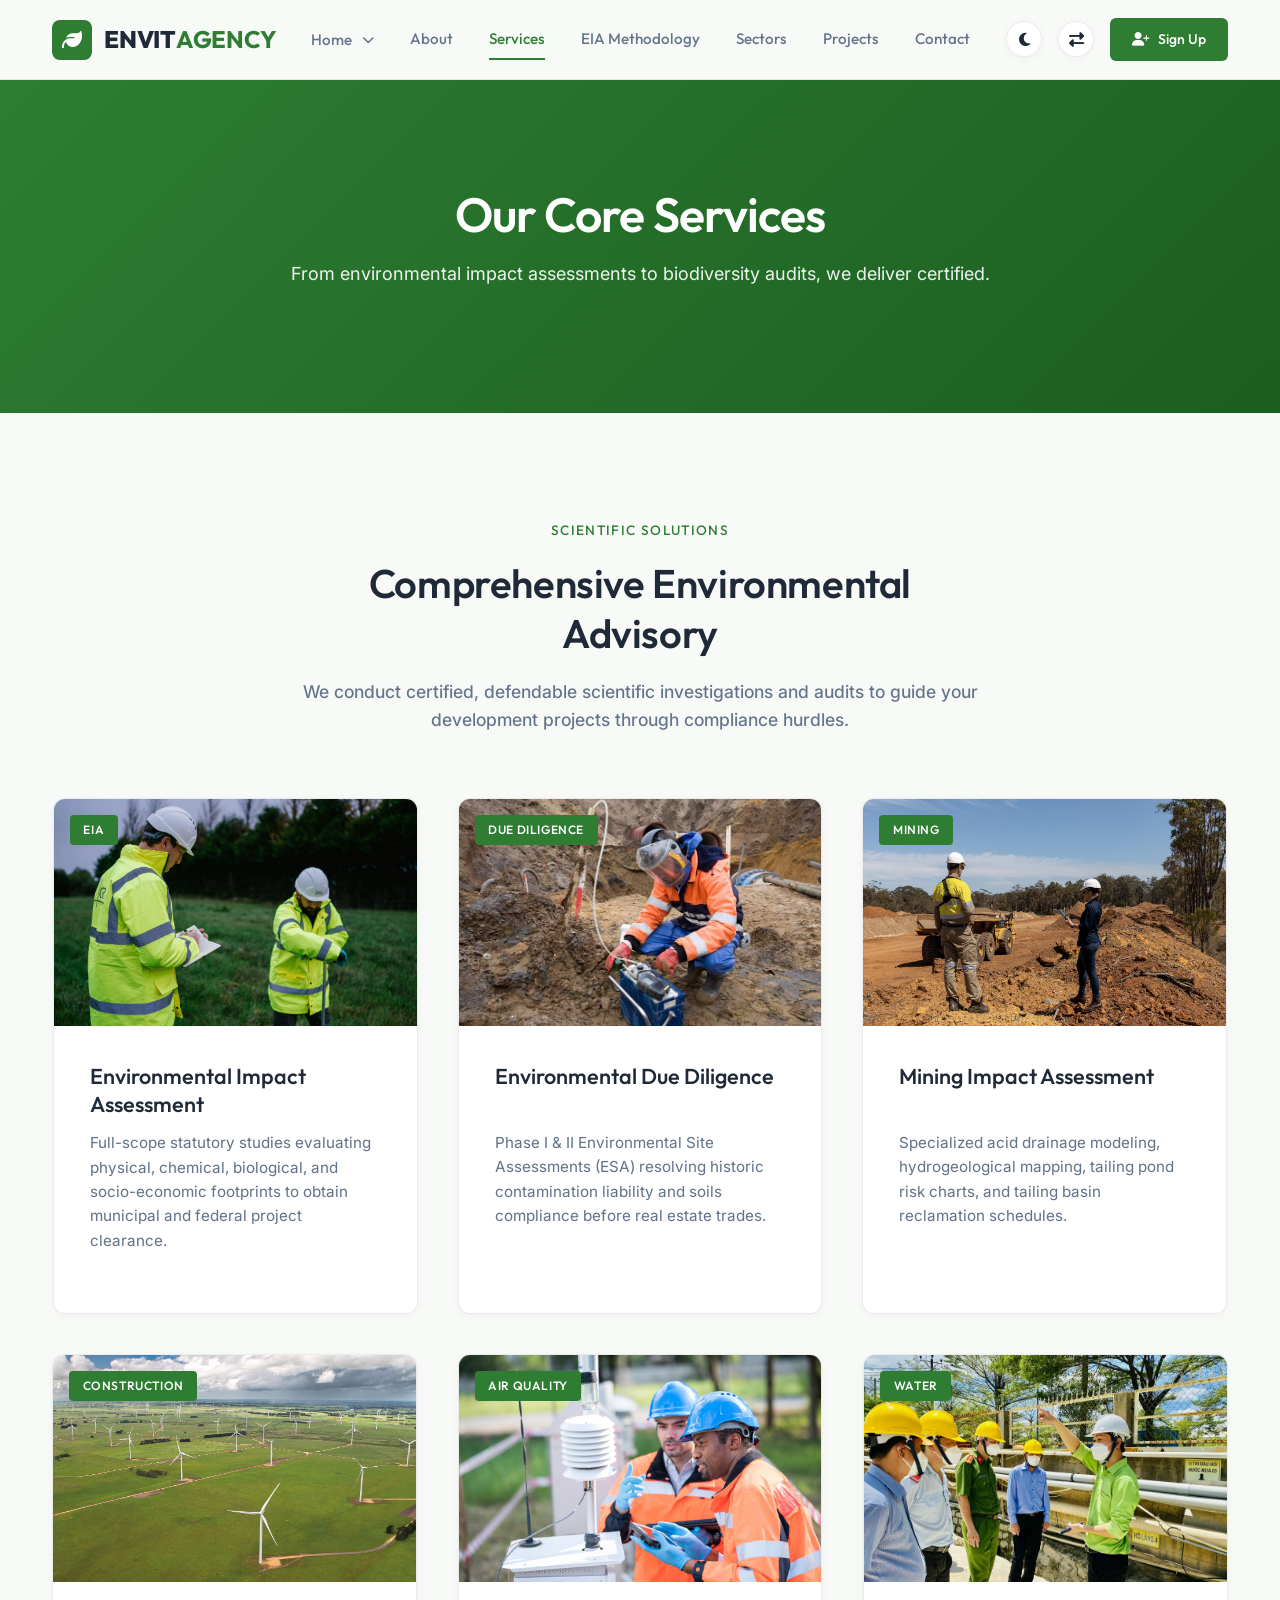
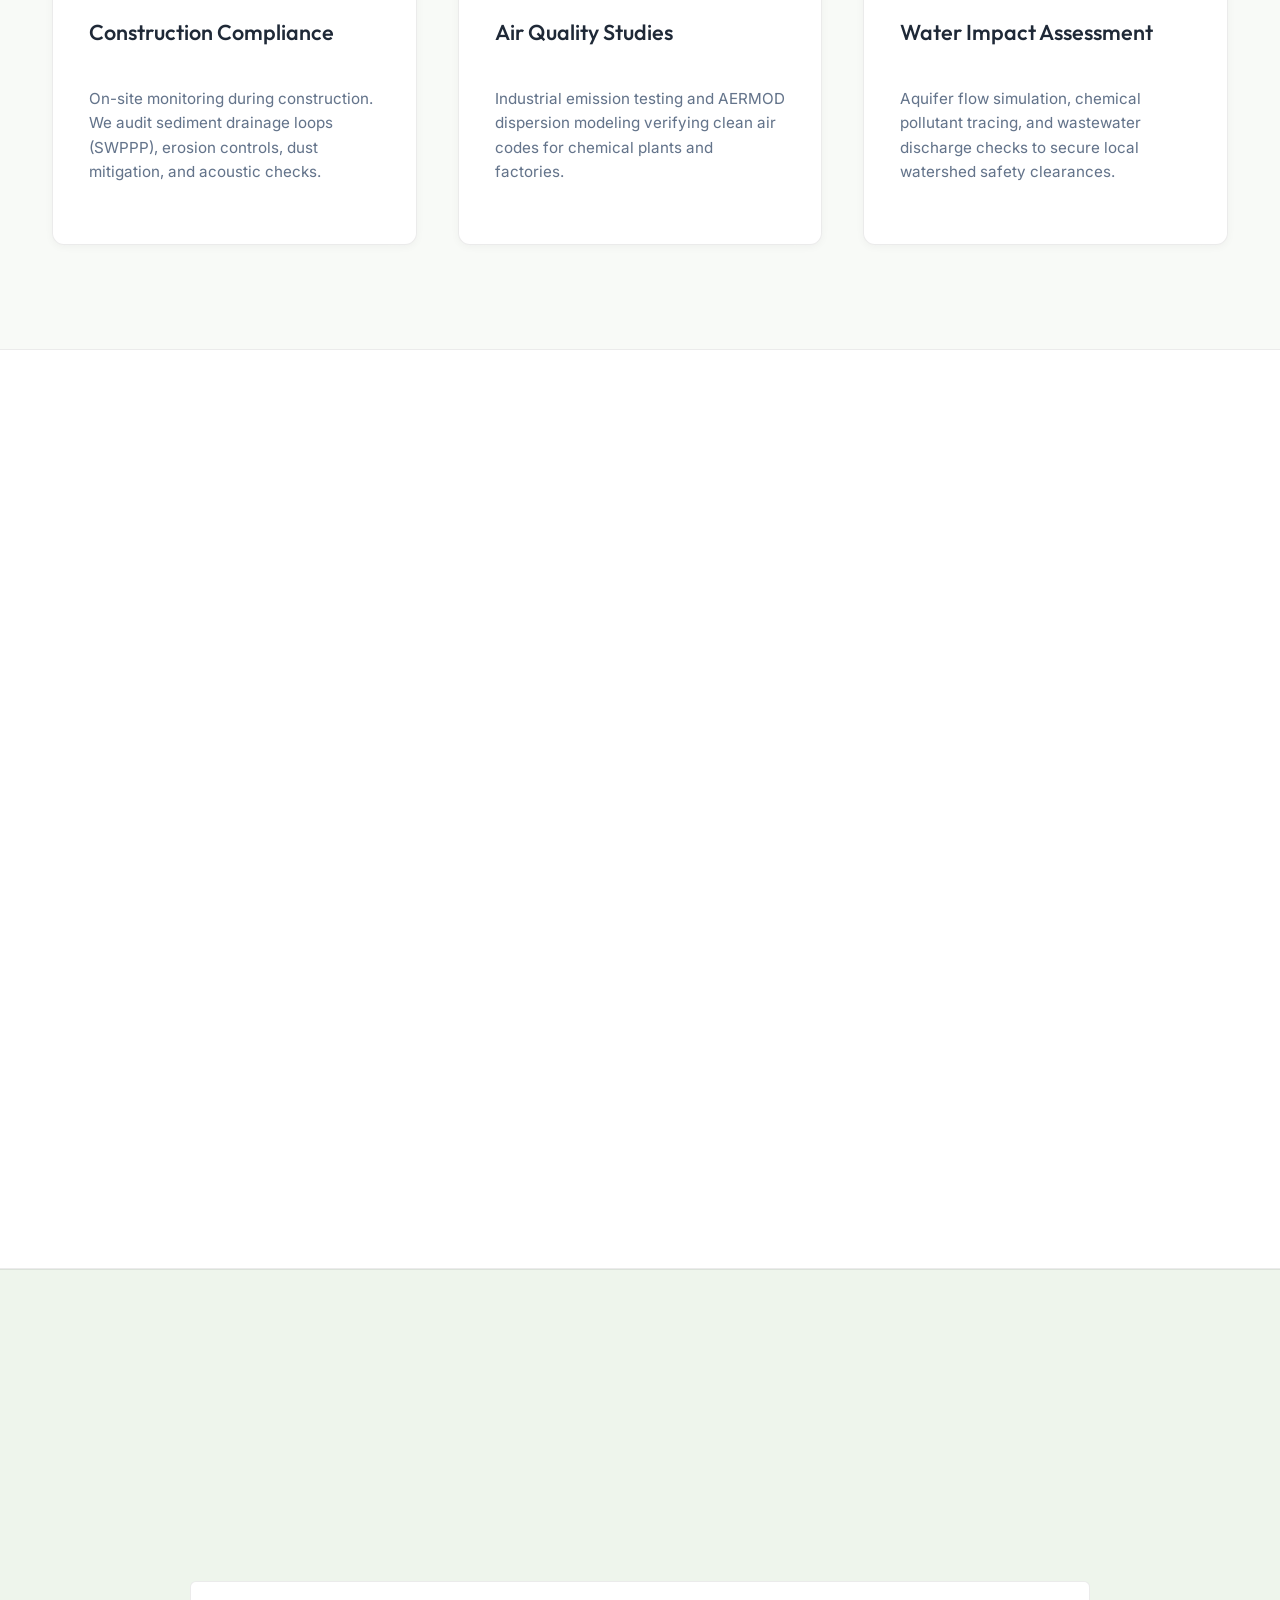
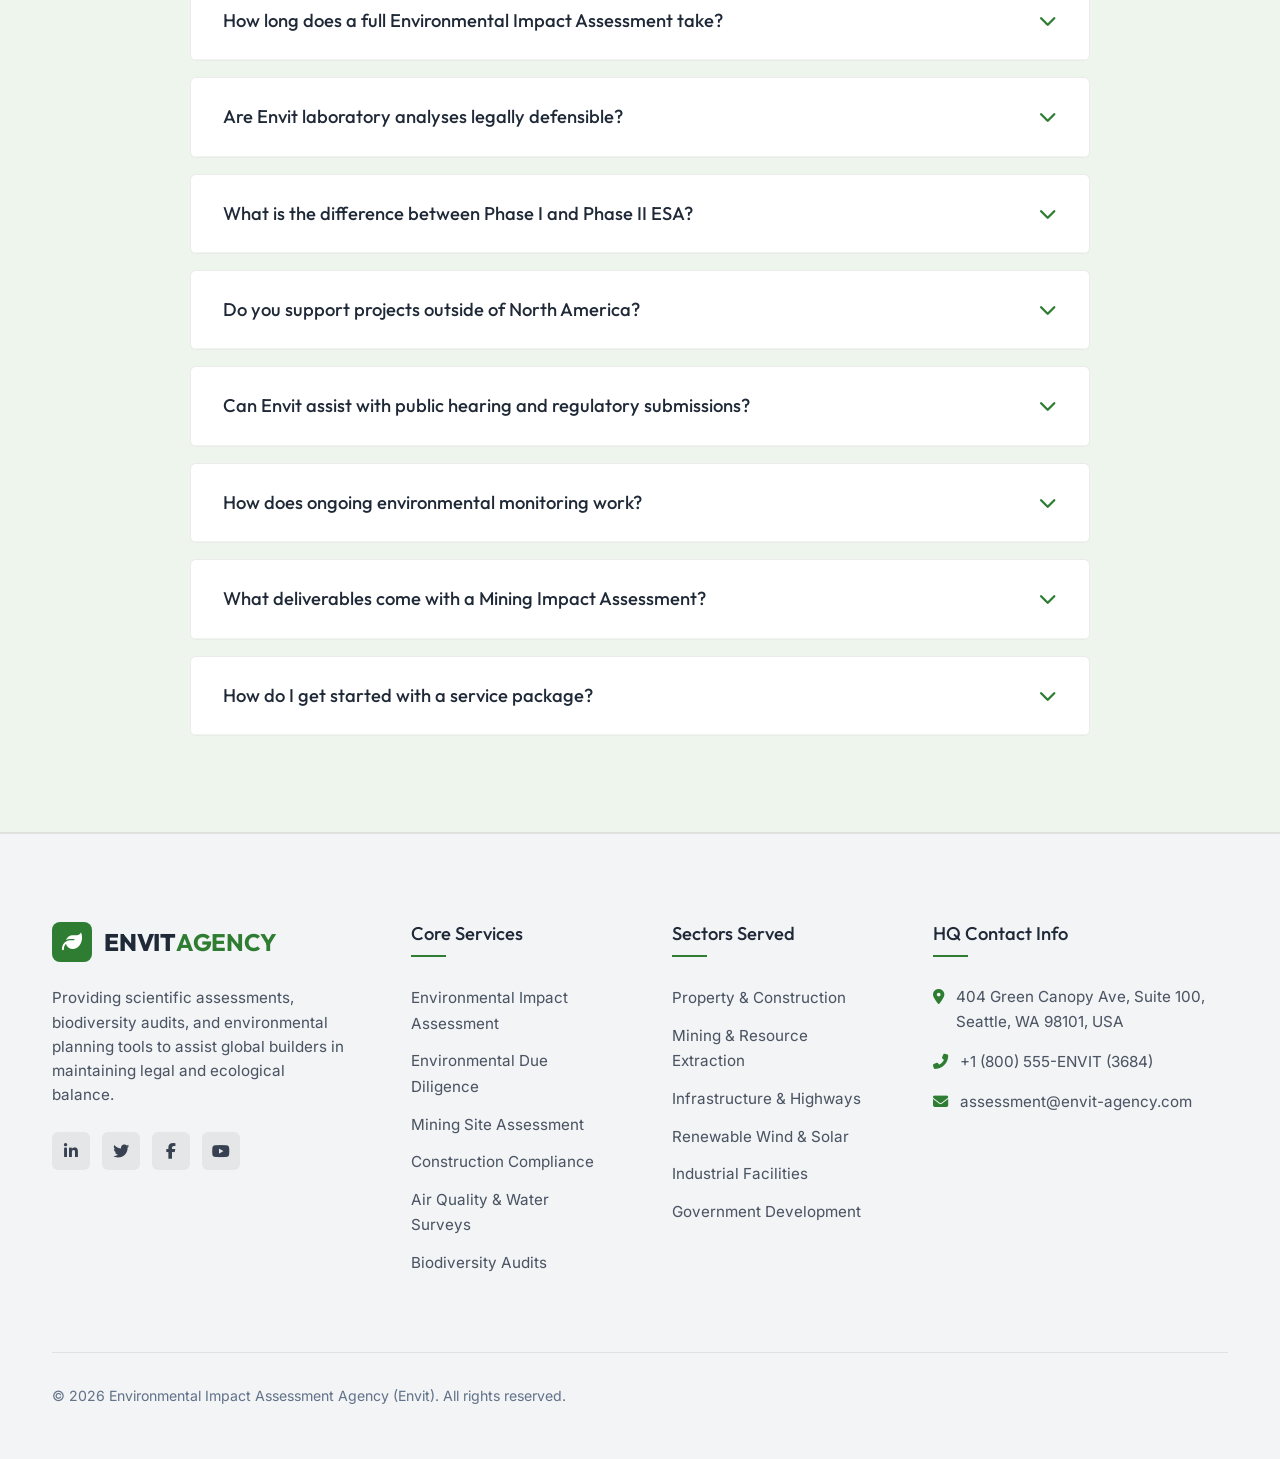
<file: services.html>
<!DOCTYPE html>
<html lang="en">

<head>
    <meta charset="UTF-8">
    <meta name="viewport" content="width=device-width, initial-scale=1.0">
    <title>Our Services | Envit Environmental Consulting</title>
    <meta name="description"
        content="Explore Envit environmental consulting services: EIA, Environmental Due Diligence, Mining Audits, Air/Water Quality testing, and Biodiversity monitoring.">
    <!-- Favicon Links -->
    <link rel="icon" type="image/x-icon" href="assets/images/favicon.ico">
    <link rel="icon" type="image/png" sizes="32x32" href="assets/images/favicon-32x32.png">
    <link rel="icon" type="image/png" sizes="16x16" href="assets/images/favicon-16x16.png">
    <link rel="apple-touch-icon" sizes="180x180" href="assets/images/apple-touch-icon.png">
    <link rel="icon" type="image/svg+xml" href="assets/images/favicon.svg">
    <!-- FontAwesome CSS -->
    <link rel="stylesheet" href="https://cdnjs.cloudflare.com/ajax/libs/font-awesome/6.4.0/css/all.min.css">
    <!-- Custom Style Sheet -->
    <link rel="stylesheet" href="assets/css/style.css?v=1.0.3">
</head>

<body>

    <!-- Site Header -->
    <header id="main-header">
        <div class="header-container container">
            <a href="index.html" class="logo" id="header-logo">
                <div class="logo-icon" style="background-color: var(--color-primary); color: #ffffff;"><i
                        class="fas fa-leaf"></i></div>
                <div class="logo-text" style="color: var(--text-primary);">ENVIT<span>AGENCY</span></div>
            </a>

            <nav class="nav-menu" id="primary-navigation">
                <!-- Desktop Home Dropdown (hidden on mobile/tablet <= 1024px) -->
                <div class="nav-dropdown desktop-only-home">
                    <button class="nav-link nav-dropdown-toggle" id="home-menu-btn" aria-haspopup="true"
                        aria-expanded="false">
                        Home <i class="fas fa-chevron-down" style="font-size: 0.75rem; margin-left: 0.25rem;"></i>
                    </button>
                    <div class="nav-dropdown-menu" aria-labelledby="home-menu-btn">
                        <a href="index.html" class="nav-dropdown-item">Home 1 (Nature)</a>
                        <a href="home-2.html" class="nav-dropdown-item">Home 2 (Compliance)</a>
                    </div>
                </div>
                <!-- Mobile Home Links (hidden on desktop > 1024px) -->
                <a href="index.html" class="nav-link mobile-only-home">Home 1</a>
                <a href="home-2.html" class="nav-link mobile-only-home">Home 2</a>

                <a href="about.html" class="nav-link">About</a>
                <a href="services.html" class="nav-link active">Services</a>
                <a href="methodology.html" class="nav-link">EIA Methodology</a>
                <a href="sectors.html" class="nav-link">Sectors</a>
                <a href="projects.html" class="nav-link">Projects</a>
                <a href="contact.html" class="nav-link">Contact</a>

                <!-- Mobile Theme/RTL Controls (hidden on desktop > 1024px) -->
                <div class="mobile-nav-controls">
                    <button class="control-btn nav-control-btn mobile-theme-btn" title="Toggle Theme"><i
                            class="fas fa-moon"></i></button>
                    <button class="control-btn nav-control-btn mobile-rtl-btn" title="Toggle RTL"><i
                            class="fas fa-exchange-alt"></i></button>
                </div>

                <!-- Sign Up inside mobile menu (after icons) -->
                <a href="signup.html" class="btn btn-primary nav-menu-signup" id="nav-menu-signup-btn">
                    <i class="fas fa-user-plus"></i> Sign Up
                </a>
            </nav>

            <div class="nav-actions">
                <button class="control-btn nav-control-btn" id="theme-toggle-btn" title="Toggle Theme"><i
                        class="fas fa-moon"></i></button>
                <button class="control-btn nav-control-btn" id="rtl-toggle-btn" title="Toggle RTL"><i
                        class="fas fa-exchange-alt"></i></button>
                <a href="signup.html" class="btn btn-primary btn-sm" id="nav-signup-btn">
                    <i class="fas fa-user-plus"></i> Sign Up
                </a>
            </div>

            <button class="menu-toggle" aria-label="Toggle menu" id="mobile-menu-btn">
                <span></span>
                <span></span>
                <span></span>
            </button>
        </div>
    </header>

    <!-- Page Banner -->
    <section class="page-banner contact-page-banner">
        <div class="container page-banner-content">
            <h1>Our Core Services</h1>
            <p>From environmental impact assessments to biodiversity audits, we deliver certified.</p>
        </div>
    </section>

    <!-- Services Grid Section -->
    <section class="services-overview" id="services-grid">
        <div class="container">
            <div class="section-header fade-in">
                <span class="section-tag">Scientific Solutions</span>
                <h2 class="section-title">Comprehensive Environmental Advisory</h2>
                <p class="section-subtitle">We conduct certified, defendable scientific investigations and audits to
                    guide your development projects through compliance hurdles.</p>
            </div>

            <div class="card-grid fade-in">
                <!-- 1. Environmental Impact Assessment -->
                <div class="card">
                    <div class="card-img-wrapper">
                        <img src="assets/images/service1.jpg" alt="Environmental Impact Assessment" class="card-img">
                        <span class="card-tag">EIA</span>
                    </div>
                    <div class="card-body">
                        <h3 class="card-title">Environmental Impact Assessment</h3>
                        <p class="card-text">Full-scope statutory studies evaluating physical, chemical, biological, and
                            socio-economic footprints to obtain municipal and federal project clearance.</p>
                    </div>
                </div>

                <!-- 2. Environmental Due Diligence -->
                <div class="card">
                    <div class="card-img-wrapper">
                        <img src="assets/images/service2.jpg" alt="Environmental Due Diligence" class="card-img">
                        <span class="card-tag">Due Diligence</span>
                    </div>
                    <div class="card-body">
                        <h3 class="card-title">Environmental Due Diligence</h3>
                        <p class="card-text">Phase I &amp; II Environmental Site Assessments (ESA) resolving historic
                            contamination liability and soils compliance before real estate trades.</p>
                    </div>
                </div>

                <!-- 3. Mining Impact Assessment -->
                <div class="card">
                    <div class="card-img-wrapper">
                        <img src="assets/images/service3.jpg" alt="Mining Impact Assessment" class="card-img">
                        <span class="card-tag">Mining</span>
                    </div>
                    <div class="card-body">
                        <h3 class="card-title">Mining Impact Assessment</h3>
                        <p class="card-text">Specialized acid drainage modeling, hydrogeological mapping, tailing pond
                            risk charts, and tailing basin reclamation schedules.</p>
                    </div>
                </div>

                <!-- 4. Construction Compliance -->
                <div class="card">
                    <div class="card-img-wrapper">
                        <img src="assets/images/sector4.jpg" alt="Construction Compliance" class="card-img">
                        <span class="card-tag">Construction</span>
                    </div>
                    <div class="card-body">
                        <h3 class="card-title">Construction Compliance</h3>
                        <p class="card-text">On-site monitoring during construction. We audit sediment drainage loops
                            (SWPPP), erosion controls, dust mitigation, and acoustic checks.</p>
                    </div>
                </div>

                <!-- 5. Air Quality Studies -->
                <div class="card">
                    <div class="card-img-wrapper">
                        <img src="assets/images/service5.jpg" alt="Air Quality Studies" class="card-img">
                        <span class="card-tag">Air Quality</span>
                    </div>
                    <div class="card-body">
                        <h3 class="card-title">Air Quality Studies</h3>
                        <p class="card-text">Industrial emission testing and AERMOD dispersion modeling verifying clean
                            air codes for chemical plants and factories.</p>
                    </div>
                </div>

                <!-- 6. Water Impact Assessment -->
                <div class="card">
                    <div class="card-img-wrapper">
                        <img src="assets/images/sector6.jpg" alt="Water Impact Assessment" class="card-img">
                        <span class="card-tag">Water</span>
                    </div>
                    <div class="card-body">
                        <h3 class="card-title">Water Impact Assessment</h3>
                        <p class="card-text">Aquifer flow simulation, chemical pollutant tracing, and wastewater
                            discharge checks to secure local watershed safety clearances.</p>
                    </div>
                </div>




            </div>
        </div>
    </section>

    <!-- Services Pricing comparison Section -->
    <section class="services-pricing" id="services-pricing">
        <div class="container">
            <div class="section-header fade-in">
                <span class="section-tag">Transparent Models</span>
                <h2 class="section-title">Assessment & Consultation Packages</h2>
                <p class="section-subtitle">Choose the appropriate technical depth matching your development scope and
                    local regulatory requirements.</p>
            </div>

            <div class="pricing-grid fade-in">
                <div class="pricing-card">
                    <h3>Pre-Feasibility Audit</h3>
                    <div class="price-label">Standard Scoping</div>
                    <p>Ideal for initial site screening. Reviews zoning guidelines, historical registries, and defines
                        potential ecological roadblocks.</p>
                    <ul>
                        <li><i class="fas fa-check"></i> Site GIS screening maps</li>
                        <li><i class="fas fa-check"></i> Local ordinance review</li>
                        <li><i class="fas fa-check"></i> Scoping document draft</li>
                    </ul>
                    <a href="contact.html" class="btn btn-outline" style="width: 100%;">Select Package</a>
                </div>

                <div class="pricing-card popular">
                    <span class="popular-badge">Popular</span>
                    <h3>Comprehensive EIA</h3>
                    <div class="price-label">Full Regulatory Stamp</div>
                    <p>Designed for large construction, mining, and road permits. Full laboratory analyses and
                        interdisciplinary field monitoring.</p>
                    <ul>
                        <li><i class="fas fa-check"></i> Multi-season biological surveys</li>
                        <li><i class="fas fa-check"></i> Soil & hydro-geological core tests</li>
                        <li><i class="fas fa-check"></i> Municipal hearing support</li>
                    </ul>
                    <a href="contact.html" class="btn btn-primary" style="width: 100%;">Select Package</a>
                </div>

                <div class="pricing-card">
                    <h3>Continuous Monitoring</h3>
                    <div class="price-label">Operations Watch</div>
                    <p>Ongoing tracking of environmental parameters during operations. Live database feeding directly to
                        corporate dashboards.</p>
                    <ul>
                        <li><i class="fas fa-check"></i> Automated water & PM10 sensors</li>
                        <li><i class="fas fa-check"></i> Decibel audio logs</li>
                        <li><i class="fas fa-check"></i> Annual audits reporting</li>
                    </ul>
                    <a href="contact.html" class="btn btn-outline" style="width: 100%;">Select Package</a>
                </div>
            </div>
        </div>
    </section>

    <!-- Frequently Asked Questions Section -->
    <section class="services-faq" id="services-faq">
        <div class="container">
            <div class="section-header fade-in">
                <span class="section-tag">FAQ Guidance</span>
                <h2 class="section-title">Frequently Asked Questions</h2>
                <p class="section-subtitle">Common technical and legal inquiries regarding our environmental compliance
                    surveys and service packages.</p>
            </div>

            <div class="services-accordion fade-in">
                <div class="accordion-item">
                    <div class="accordion-header">
                        <span>How long does a full Environmental Impact Assessment take?</span>
                        <i class="fas fa-chevron-down accordion-icon"></i>
                    </div>
                    <div class="accordion-content">
                        <div class="accordion-body">
                            <p>Typically, a comprehensive EIA requires 3 to 6 months depending on seasonal biological
                                tracking
                                requirements (e.g. mapping spring migration or winter streamflows) and geographic
                                scoping size.</p>
                        </div>
                    </div>
                </div>

                <div class="accordion-item">
                    <div class="accordion-header">
                        <span>Are Envit laboratory analyses legally defensible?</span>
                        <i class="fas fa-chevron-down accordion-icon"></i>
                    </div>
                    <div class="accordion-content">
                        <div class="accordion-body">
                            <p>Yes. All our soil, air, water chemistry, and acoustic surveys are conducted using
                                EPA-approved
                                instrumentation and certified laboratories, satisfying federal, state, and local
                                councils.</p>
                        </div>
                    </div>
                </div>

                <div class="accordion-item">
                    <div class="accordion-header">
                        <span>What is the difference between Phase I and Phase II ESA?</span>
                        <i class="fas fa-chevron-down accordion-icon"></i>
                    </div>
                    <div class="accordion-content">
                        <div class="accordion-body">
                            <p>Phase I is a desktop and visual review of historical site use, title records, and
                                chemical storage to identify recognised environmental conditions. Phase II involves
                                physical sampling — soil cores and groundwater assays — to confirm or rule out
                                contamination.</p>
                        </div>
                    </div>
                </div>

                <div class="accordion-item">
                    <div class="accordion-header">
                        <span>Do you support projects outside of North America?</span>
                        <i class="fas fa-chevron-down accordion-icon"></i>
                    </div>
                    <div class="accordion-content">
                        <div class="accordion-body">
                            <p>Absolutely. Envit operates globally and tailors our assessment frameworks to align with
                                EU EIA Directives, World Bank Environmental Standards, and regional environmental
                                regulators across Asia-Pacific, Africa, and the Middle East.</p>
                        </div>
                    </div>
                </div>

                <div class="accordion-item">
                    <div class="accordion-header">
                        <span>Can Envit assist with public hearing and regulatory submissions?</span>
                        <i class="fas fa-chevron-down accordion-icon"></i>
                    </div>
                    <div class="accordion-content">
                        <div class="accordion-body">
                            <p>Yes. Our regulatory specialists attend municipal and federal hearings, prepare technical
                                response documents, and liaise directly with reviewing agencies to defend assessment
                                findings on your behalf.</p>
                        </div>
                    </div>
                </div>

                <div class="accordion-item">
                    <div class="accordion-header">
                        <span>How does ongoing environmental monitoring work?</span>
                        <i class="fas fa-chevron-down accordion-icon"></i>
                    </div>
                    <div class="accordion-content">
                        <div class="accordion-body">
                            <p>We install automated water, air, and acoustic sensors around your site that feed
                                real-time data to your corporate dashboard. Our team issues monthly compliance bulletins
                                and annual audit submissions to keep you continuously within licence conditions.</p>
                        </div>
                    </div>
                </div>

                <div class="accordion-item">
                    <div class="accordion-header">
                        <span>What deliverables come with a Mining Impact Assessment?</span>
                        <i class="fas fa-chevron-down accordion-icon"></i>
                    </div>
                    <div class="accordion-content">
                        <div class="accordion-body">
                            <p>You receive seepage and acid rock drainage modelling reports, tailing pond safety audits,
                                hydrogeological maps, and a mine reclamation layout file — all certified for submission
                                to mining regulators.</p>
                        </div>
                    </div>
                </div>

                <div class="accordion-item">
                    <div class="accordion-header">
                        <span>How do I get started with a service package?</span>
                        <i class="fas fa-chevron-down accordion-icon"></i>
                    </div>
                    <div class="accordion-content">
                        <div class="accordion-body">
                            <p>Simply reach out via our <a href="contact.html"
                                    style="color: var(--color-primary); font-weight: 600;">Contact page</a> or submit
                                your project blueprint through the enquiry form. Our team will schedule a scoping call
                                within 48 hours.</p>
                        </div>
                    </div>
                </div>
            </div>
        </div>
    </section>

    <!-- Footer Section -->
    <footer>
        <div class="container">
            <div class="footer-grid">
                <div class="footer-widget">
                    <a href="index.html" class="logo" style="margin-bottom: 1.5rem;" id="footer-logo">
                        <div class="logo-icon" style="background-color: var(--color-primary); color: #ffffff;"><i
                                class="fas fa-leaf"></i></div>
                        <div class="logo-text" style="color: #ffffff;">ENVIT<span>AGENCY</span></div>
                    </a>
                    <p style="margin-top: 1rem;">Providing scientific assessments, biodiversity audits, and
                        environmental planning tools to assist global builders in maintaining legal and ecological
                        balance.</p>
                    <div class="footer-socials">
                        <a href="#" class="social-icon" aria-label="LinkedIn"><i class="fab fa-linkedin-in"></i></a>
                        <a href="#" class="social-icon" aria-label="Twitter"><i class="fab fa-twitter"></i></a>
                        <a href="#" class="social-icon" aria-label="Facebook"><i class="fab fa-facebook-f"></i></a>
                        <a href="#" class="social-icon" aria-label="Youtube"><i class="fab fa-youtube"></i></a>
                    </div>
                </div>

                <div class="footer-widget">
                    <h4>Core Services</h4>
                    <ul class="footer-links">
                        <li><a href="services.html">Environmental Impact Assessment</a></li>
                        <li><a href="services.html">Environmental Due Diligence</a></li>
                        <li><a href="services.html">Mining Site Assessment</a></li>
                        <li><a href="services.html">Construction Compliance</a></li>
                        <li><a href="services.html">Air Quality & Water Surveys</a></li>
                        <li><a href="services.html">Biodiversity Audits</a></li>
                    </ul>
                </div>

                <div class="footer-widget">
                    <h4>Sectors Served</h4>
                    <ul class="footer-links">
                        <li><a href="sectors.html">Property & Construction</a></li>
                        <li><a href="sectors.html">Mining & Resource Extraction</a></li>
                        <li><a href="sectors.html">Infrastructure & Highways</a></li>
                        <li><a href="sectors.html">Renewable Wind & Solar</a></li>
                        <li><a href="sectors.html">Industrial Facilities</a></li>
                        <li><a href="sectors.html">Government Development</a></li>
                    </ul>
                </div>

                <div class="footer-widget">
                    <h4>HQ Contact Info</h4>
                    <ul class="footer-contact">
                        <li>
                            <i class="fas fa-map-marker-alt"></i>
                            <span>404 Green Canopy Ave, Suite 100, Seattle, WA 98101, USA</span>
                        </li>
                        <li>
                            <i class="fas fa-phone-alt"></i>
                            <span>+1 (800) 555-ENVIT (3684)</span>
                        </li>
                        <li>
                            <i class="fas fa-envelope"></i>
                            <span>assessment@envit-agency.com</span>
                        </li>
                    </ul>
                </div>
            </div>

            <div class="footer-bottom">
                <p>&copy; 2026 Environmental Impact Assessment Agency (Envit). All rights reserved.</p>

            </div>
        </div>
    </footer>

    <!-- Scroll to Top Button -->
    <button id="scroll-to-top-btn" class="scroll-top-btn" title="Scroll to Top" aria-label="Scroll to Top">
        <i class="fas fa-arrow-up"></i>
    </button>

    <!-- Main JavaScript -->
    <script src="assets/js/main.js"></script>
</body>

</html>
</file>
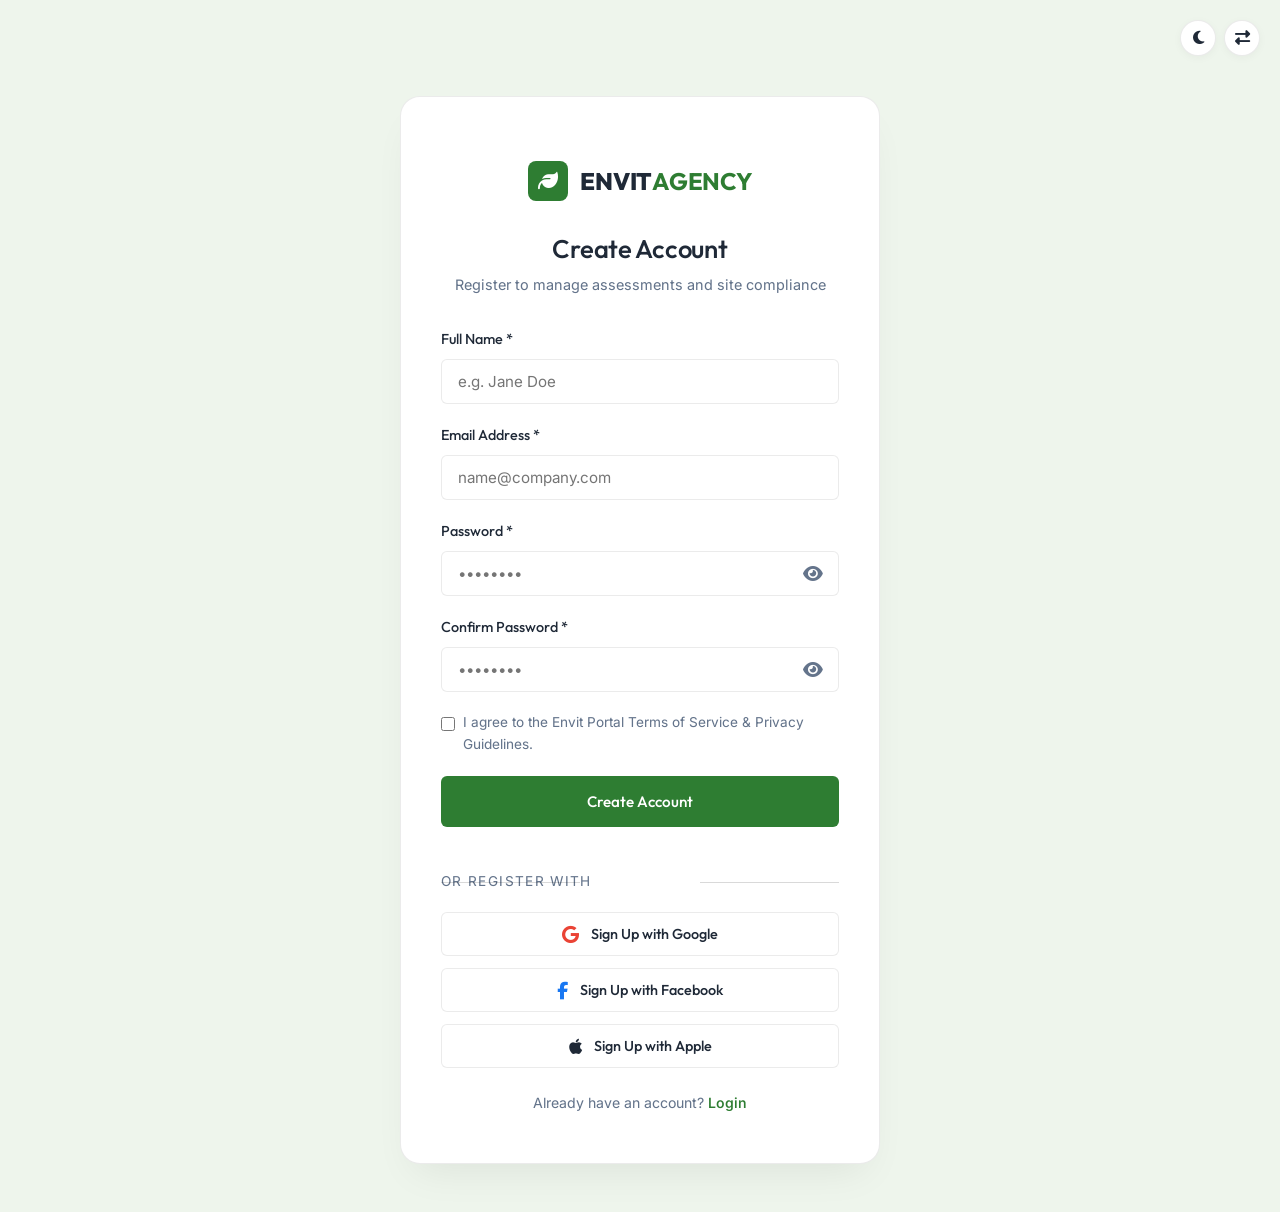
<file: signup.html>
<!DOCTYPE html>
<html lang="en">

<head>
    <meta charset="UTF-8">
    <meta name="viewport" content="width=device-width, initial-scale=1.0">
    <title>Create Portal Account | Envit Agency</title>
    <meta name="description"
        content="Register for a Client Portal account with Envit Environmental consulting to request and track environmental surveys and mitigation projects.">
    <!-- Favicon Links -->
    <link rel="icon" type="image/x-icon" href="assets/images/favicon.ico">
    <link rel="icon" type="image/png" sizes="32x32" href="assets/images/favicon-32x32.png">
    <link rel="icon" type="image/png" sizes="16x16" href="assets/images/favicon-16x16.png">
    <link rel="apple-touch-icon" sizes="180x180" href="assets/images/apple-touch-icon.png">
    <link rel="icon" type="image/svg+xml" href="assets/images/favicon.svg">
    <!-- FontAwesome CSS -->
    <link rel="stylesheet" href="https://cdnjs.cloudflare.com/ajax/libs/font-awesome/6.4.0/css/all.min.css">
    <!-- Custom Style Sheet -->
    <link rel="stylesheet" href="assets/css/style.css?v=1.0.3">
</head>

<body class="auth-body">

    <!-- Theme and RTL Controls outside the Card (Not Fixed) -->
    <div class="auth-controls-wrapper">
        <button class="control-btn" id="theme-toggle-btn" title="Toggle Theme"
            style="width: 36px; height: 36px; font-size: 0.95rem;"><i class="fas fa-moon"></i></button>
        <button class="control-btn" id="rtl-toggle-btn" title="Toggle RTL"
            style="width: 36px; height: 36px; font-size: 0.95rem;"><i class="fas fa-exchange-alt"></i></button>
    </div>

    <!-- Main Auth Area (No Fixed Header or Footer) -->
    <main class="auth-main">
        <div class="auth-card fade-in appear" style="position: relative;">



            <!-- Website Logo Centered inside the Box -->
            <div class="auth-logo-wrapper"
                style="display: flex; justify-content: center; margin-bottom: 2rem; padding-top: 1rem;">
                <a href="index.html" class="logo" id="auth-logo" style="pointer-events: auto;">
                    <div class="logo-icon" style="background-color: var(--color-primary); color: #ffffff;"><i
                            class="fas fa-leaf"></i></div>
                    <div class="logo-text" style="color: var(--text-primary);">ENVIT<span
                            style="color: var(--color-primary); font-weight: 700;">AGENCY</span></div>
                </a>
            </div>

            <div class="auth-header">
                <h2>Create Account</h2>
                <p>Register to manage assessments and site compliance</p>
            </div>

            <form class="auth-form" id="portal-signup-form">
                <div class="form-group">
                    <label class="form-label" for="signup-name">Full Name *</label>
                    <input type="text" id="signup-name" class="form-input" placeholder="e.g. Jane Doe" required>
                </div>

                <div class="form-group">
                    <label class="form-label" for="signup-email">Email Address *</label>
                    <input type="email" id="signup-email" class="form-input" placeholder="name@company.com" required>
                </div>

                <div class="form-group">
                    <label class="form-label" for="signup-password">Password *</label>
                    <div class="password-input-wrapper">
                        <input type="password" id="signup-password" class="form-input" placeholder="••••••••" required>
                        <button type="button" class="password-toggle-btn" id="pass-reveal-1"
                            aria-label="Toggle password visibility">
                            <i class="fas fa-eye"></i>
                        </button>
                    </div>
                </div>

                <div class="form-group">
                    <label class="form-label" for="signup-confirm-password">Confirm Password *</label>
                    <div class="password-input-wrapper">
                        <input type="password" id="signup-confirm-password" class="form-input" placeholder="••••••••"
                            required>
                        <button type="button" class="password-toggle-btn" id="pass-reveal-2"
                            aria-label="Toggle password visibility">
                            <i class="fas fa-eye"></i>
                        </button>
                    </div>
                </div>

                <div class="form-group" style="display: flex; align-items: flex-start; gap: 0.5rem; margin-top: 1rem;">
                    <input type="checkbox" id="terms-agree"
                        style="margin-top: 0.25rem; accent-color: var(--color-primary); width: 16px; height: 16px;"
                        required>
                    <label for="terms-agree" style="font-size: 0.85rem; color: var(--text-secondary); cursor: pointer;">
                        I agree to the Envit Portal Terms of Service & Privacy Guidelines.
                    </label>
                </div>

                <button type="submit" class="btn btn-primary auth-btn-submit" id="signup-submit-btn"
                    style="width: 100%;">
                    Create Account
                </button>
            </form>

            <div class="auth-divider">or register with</div>

            <div class="auth-social-group">
                <button class="auth-btn-social google" type="button" id="signup-google">
                    <i class="fab fa-google"></i> Sign Up with Google
                </button>
                <button class="auth-btn-social facebook" type="button" id="signup-facebook">
                    <i class="fab fa-facebook-f"></i> Sign Up with Facebook
                </button>
                <button class="auth-btn-social apple" type="button" id="signup-apple">
                    <i class="fab fa-apple"></i> Sign Up with Apple
                </button>
            </div>

            <p class="auth-footer-text">
                Already have an account? <a href="login.html">Login</a>
            </p>
        </div>
    </main>

    <!-- Main JavaScript -->
    <script src="assets/js/main.js"></script>
    <script>
        // Password toggles
        const passReveal1 = document.getElementById('pass-reveal-1');
        const signupPass = document.getElementById('signup-password');
        if (passReveal1 && signupPass) {
            passReveal1.addEventListener('click', () => {
                const isHidden = signupPass.type === 'password';
                signupPass.type = isHidden ? 'text' : 'password';
                passReveal1.innerHTML = isHidden ? '<i class="fas fa-eye-slash"></i>' : '<i class="fas fa-eye"></i>';
            });
        }

        const passReveal2 = document.getElementById('pass-reveal-2');
        const signupConfirmPass = document.getElementById('signup-confirm-password');
        if (passReveal2 && signupConfirmPass) {
            passReveal2.addEventListener('click', () => {
                const isHidden = signupConfirmPass.type === 'password';
                signupConfirmPass.type = isHidden ? 'text' : 'password';
                passReveal2.innerHTML = isHidden ? '<i class="fas fa-eye-slash"></i>' : '<i class="fas fa-eye"></i>';
            });
        }

        // Form submit simulation
        const signupForm = document.getElementById('portal-signup-form');
        if (signupForm) {
            signupForm.addEventListener('submit', (e) => {
                e.preventDefault();

                if (signupPass.value !== signupConfirmPass.value) {
                    alert('Error: Password fields do not match.');
                    return;
                }

                const submitBtn = document.getElementById('signup-submit-btn');
                const originalText = submitBtn.innerHTML;
                submitBtn.disabled = true;
                submitBtn.innerHTML = '<i class="fas fa-spinner fa-spin"></i> Registering...';

                setTimeout(() => {
                    alert('Registration successful (simulation). Redirecting to portal dashboard...');
                    submitBtn.disabled = false;
                    submitBtn.innerHTML = originalText;
                }, 1500);
            });
        }

        // Social registration simulations
        document.getElementById('signup-google')?.addEventListener('click', () => alert('Google registration simulation.'));
        document.getElementById('signup-facebook')?.addEventListener('click', () => alert('Facebook registration simulation.'));
        document.getElementById('signup-apple')?.addEventListener('click', () => alert('Apple registration simulation.'));
    </script>
</body>

</html>
</file>
<file: assets/css/style.css>
/* ==========================================================================
   ENVIT PREMIUM ENVIRONMENTAL CONSULTING AGENCY - CENTRAL DESIGN SYSTEM
   ========================================================================== */

/* Import Fonts - Variable Range */
@import url('https://fonts.googleapis.com/css2?family=Inter:wght@300..700&family=Outfit:wght@300..800&display=swap');

:root {
    /* Three Core Colors Constraints */
    --color-primary: #2E7D32;
    /* Core Primary: Forest Green */
    --color-secondary: #8BC34A;
    /* Core Secondary: Lime Green */

    /* Central Theme variables - Default Light Mode */
    --bg-primary: #F8FAF7;
    /* Neutral Base Background */
    --bg-secondary: #EEF5EC;
    /* Neutral Alternate Section */
    --surface: #FFFFFF;
    /* Neutral Component Surface */
    --text-primary: #1F2937;
    /* Neutral Base Dark Text */
    --text-secondary: #64748B;
    /* Neutral Secondary Muted Text */
    --border-color: rgba(0, 0, 0, 0.08);
    --border-focus: rgba(46, 125, 50, 0.4);

    /* Footer light mode variables */
    --footer-bg: #F3F4F6;
    --footer-text: #4B5563;
    --footer-heading: #1F2937;
    --footer-border: rgba(0, 0, 0, 0.08);
    --footer-social-bg: rgba(0, 0, 0, 0.06);
    --footer-social-color: #374151;
    --footer-hover: var(--color-primary);

    /* Typography Font Weights Standardization */
    --weight-h1: 580;
    --weight-h2: 560;
    --weight-h3: 540;
    --weight-h4: 500;
    --weight-body: 420;
    --weight-lead: 480;
    --weight-bold: 550;
    --weight-btn: 520;
    --weight-nav: 480;
    --weight-small: 400;

    /* Fonts */
    --font-heading: 'Outfit', sans-serif;
    --font-body: 'Inter', sans-serif;

    /* Layout & Spacing */
    --container-width: 1240px;
    --header-height: 80px;

    /* Shadows */
    --shadow-sm: 0 2px 8px rgba(0, 0, 0, 0.04);
    --shadow-md: 0 10px 30px -10px rgba(0, 0, 0, 0.05);
    --shadow-lg: 0 20px 40px -15px rgba(0, 0, 0, 0.08);

    /* Borders & Radius */
    --radius-sm: 6px;
    --radius-md: 12px;
    --radius-lg: 20px;
    --transition-smooth: all 0.3s cubic-bezier(0.4, 0, 0.2, 1);
    --transition-fast: all 0.2s ease-in-out;
}

/* Dark Mode Theme Variables */
[data-theme="dark"] {
    --bg-primary: #000000;
    /* Core Dark Mode Black Base */
    --bg-secondary: #161616;
    /* Alternate Sections */
    --surface: #1E1E1E;
    /* Modal/Card Surfaces */
    --text-primary: #F3F4F6;
    /* Off-white primary text */
    --text-secondary: #9CA3AF;
    /* Soft gray secondary text */
    --border-color: #2E2E2E;
    /* Subtle dark gray borders */
    --border-focus: rgba(139, 195, 74, 0.4);

    --shadow-sm: 0 2px 8px rgba(0, 0, 0, 0.4);
    --shadow-md: 0 10px 30px -10px rgba(0, 0, 0, 0.6);
    --shadow-lg: 0 20px 40px -15px rgba(0, 0, 0, 0.8);

    /* Footer dark mode variables */
    --footer-bg: #111827;
    --footer-text: #9CA3AF;
    --footer-heading: #FFFFFF;
    --footer-border: rgba(255, 255, 255, 0.05);
    --footer-social-bg: rgba(255, 255, 255, 0.05);
    --footer-social-color: #FFFFFF;
    --footer-hover: #FFFFFF;
}

/* Reset & Base direction */
*,
*::before,
*::after {
    box-sizing: border-box;
    margin: 0;
    padding: 0;
}

html {
    scroll-behavior: smooth;
    font-size: 16px;
    -webkit-text-size-adjust: 100%;
}

body {
    background-color: var(--bg-primary);
    color: var(--text-primary);
    font-family: var(--font-body);
    font-weight: var(--weight-body);
    line-height: 1.6;
    overflow-x: hidden;
    -webkit-font-smoothing: antialiased;
    text-align: start;
    direction: ltr;
    /* Managed dynamically by JavaScript toggles */
    transition: background-color 0.3s ease, color 0.3s ease;
}

/* Bi-directional support via document class selector */
html[dir="rtl"] body {
    direction: rtl;
}

/* Typographic Hierarchy - No Bold > 600 */
h1,
h2,
h3,
h4,
h5,
h6 {
    font-family: var(--font-heading);
    line-height: 1.25;
    color: var(--text-primary);
}

h1 {
    font-size: 3.5rem;
    font-weight: var(--weight-h1);
    letter-spacing: -0.02em;
}

h2 {
    font-size: 2.5rem;
    font-weight: var(--weight-h2);
    letter-spacing: -0.01em;
}

h3 {
    font-size: 1.75rem;
    font-weight: var(--weight-h3);
}

h4 {
    font-size: 1.25rem;
    font-weight: var(--weight-h4);
}

h5,
h6 {
    font-size: 1.1rem;
    font-weight: var(--weight-h4);
}

p {
    margin-bottom: 1.25rem;
    font-weight: var(--weight-body);
    color: var(--text-secondary);
}

a {
    color: inherit;
    text-decoration: none;
    transition: var(--transition-fast);
}

img {
    max-width: 100%;
    height: auto;
    display: block;
}

ul,
ol {
    list-style: none;
}

strong,
b {
    font-weight: var(--weight-bold);
    color: var(--text-primary);
}

/* Global Controls Wrapper - Aligned Top-Right, Fixed Outside Content */
.fixed-controls-wrapper {
    position: fixed;
    top: 20px;
    right: 20px;
    display: flex;
    gap: 10px;
    z-index: 9999;
}

/* RTL layout adjustments for controls */
html[dir="rtl"] .fixed-controls-wrapper {
    right: auto;
    left: 20px;
}

/* Rounded, identical global control buttons */
.control-btn {
    width: 44px;
    height: 44px;
    border-radius: 50%;
    background-color: var(--surface);
    border: 1px solid var(--border-color);
    color: var(--text-primary);
    display: inline-flex;
    align-items: center;
    justify-content: center;
    cursor: pointer;
    font-size: 1.1rem;
    box-shadow: var(--shadow-sm);
    transition: var(--transition-smooth);
    text-decoration: none;
    padding: 0;
}

.control-btn:hover {
    transform: scale(1.08) translateY(-2px);
    background-color: var(--color-primary);
    color: #ffffff;
    border-color: var(--color-primary);
    box-shadow: var(--shadow-md);
}

/* Layout Container & Spacing (No Edge Touching) */
.container {
    width: 100%;
    max-width: var(--container-width);
    margin: 0 auto;
    padding-inline: 2rem;
}

/* Buttons */
.btn {
    display: inline-flex;
    align-items: center;
    justify-content: center;
    padding: 0.875rem 2rem;
    font-family: var(--font-heading);
    font-size: 0.95rem;
    font-weight: var(--weight-btn);
    border-radius: var(--radius-sm);
    transition: var(--transition-smooth);
    cursor: pointer;
    border: 2px solid transparent;
    text-align: center;
    gap: 0.5rem;
}

.btn-primary {
    background-color: var(--color-primary);
    color: #ffffff;
}

.btn-primary:hover {
    background-color: var(--color-secondary);
    color: var(--text-primary);
    /* High contrast hover check */
    transform: translateY(-2px);
    box-shadow: 0 8px 20px -6px rgba(46, 125, 50, 0.4);
}

.btn-secondary {
    background-color: var(--color-secondary);
    color: var(--text-primary);
}

.btn-secondary:hover {
    background-color: var(--color-primary);
    color: #ffffff;
    transform: translateY(-2px);
    box-shadow: 0 8px 20px -6px rgba(139, 195, 74, 0.4);
}

.btn-outline {
    background-color: transparent;
    border-color: var(--color-primary);
    color: var(--color-primary);
}

.btn-outline:hover {
    background-color: var(--color-primary);
    color: #ffffff;
    transform: translateY(-2px);
}

.btn-white {
    background-color: var(--surface);
    color: var(--color-primary);
    border: 1px solid var(--border-color);
}

.btn-white:hover {
    background-color: var(--color-primary);
    color: #ffffff;
    transform: translateY(-2px);
    box-shadow: var(--shadow-md);
}

.btn-sm {
    padding: 0.55rem 1.25rem;
    font-size: 0.875rem;
    border-radius: var(--radius-sm);
}

/* Sections */
section {
    padding: 6.5rem 0;
    position: relative;
}

.section-alt {
    background-color: var(--bg-secondary);
}

.section-header {
    text-align: center;
    max-width: 680px;
    margin: 0 auto 4rem auto;
}

.section-tag {
    display: inline-block;
    font-family: var(--font-heading);
    font-size: 0.85rem;
    font-weight: var(--weight-nav);
    color: var(--color-primary);
    text-transform: uppercase;
    letter-spacing: 0.1em;
    margin-bottom: 1rem;
}

.section-title {
    margin-bottom: 1.25rem;
    font-weight: var(--weight-h2);
}

.section-subtitle {
    font-size: 1.1rem;
    line-height: 1.6;
    font-weight: var(--weight-lead);
}

/* Solid Navbar (z-index 1035) */
header {
    height: var(--header-height);
    background-color: var(--bg-primary);
    position: sticky;
    top: 0;
    left: 0;
    right: 0;
    z-index: 1030;
    transition: var(--transition-smooth);
    border-bottom: 1px solid var(--border-color);
}

header.sticky {
    position: sticky;
    background-color: var(--bg-primary);
    /* Solid Background */
    box-shadow: var(--shadow-sm);
    height: 70px;
    border-bottom: 1px solid var(--border-color);
    z-index: 1035;
    /* On top of slides/heros */
}

header.sticky .logo-text,
header.sticky .nav-link {
    color: var(--text-primary);
}

header.sticky .logo-icon {
    background-color: var(--color-primary);
    color: #ffffff;
}

.header-container {
    height: 100%;
    display: flex;
    align-items: center;
    justify-content: space-between;
}

/* Logo */
.logo {
    display: flex;
    align-items: center;
    gap: 0.75rem;
    font-family: var(--font-heading);
    font-weight: 800;
    font-size: 1.5rem;
    letter-spacing: -0.01em;
}

.logo-icon {
    display: flex;
    align-items: center;
    justify-content: center;
    width: 40px;
    height: 40px;
    background-color: var(--color-primary);
    color: #ffffff;
    border-radius: 8px;
    font-size: 1.25rem;
    transition: var(--transition-smooth);
}

.logo-text {
    color: var(--text-primary);
    transition: var(--transition-smooth);
}

.logo-text span {
    color: var(--color-primary);
    font-weight: 700;
}

/* Navigation Links */
.nav-menu {
    display: flex;
    align-items: center;
    gap: 2.25rem;
}

.nav-link {
    font-family: var(--font-heading);
    font-size: 0.95rem;
    font-weight: var(--weight-nav);
    color: var(--text-secondary);
    position: relative;
    padding: 0.5rem 0;
}

.nav-link::after {
    content: '';
    position: absolute;
    bottom: 0;
    left: 0;
    width: 0;
    height: 2px;
    background-color: var(--color-primary);
    transition: var(--transition-smooth);
}

html[dir="rtl"] .nav-link::after {
    left: auto;
    right: 0;
}

.nav-link:hover,
.nav-link.active {
    color: var(--color-primary) !important;
}

.nav-link:hover::after,
.nav-link.active::after {
    width: 100%;
}

.nav-actions {
    display: flex;
    align-items: center;
    gap: 1rem;
}

/* Hamburger Menu Toggle */
.menu-toggle {
    display: none;
    flex-direction: column;
    justify-content: space-between;
    width: 24px;
    height: 18px;
    cursor: pointer;
    background: transparent;
    border: none;
    z-index: 1001;
}

.menu-toggle span {
    width: 100%;
    height: 2px;
    background-color: var(--text-primary);
    transition: var(--transition-smooth);
}

/* Premium Card Flex Grid - Centers Odd Items */
.card-grid {
    display: flex;
    flex-wrap: wrap;
    gap: 2.5rem;
    justify-content: center;
    /* Dynamic centering */
}

.card-grid>* {
    flex: 0 1 calc(33.333% - 1.7rem);
    min-width: 320px;
}

.card-grid>:nth-child(3n+1):nth-last-child(1),
.card-grid>:nth-child(3n+2):nth-last-child(2) {
    margin-left: auto;
    margin-right: auto;
}

.card {
    background-color: var(--surface);
    border: 1px solid var(--border-color);
    border-radius: var(--radius-md);
    box-shadow: var(--shadow-sm);
    transition: var(--transition-smooth);
    overflow: hidden;
    position: relative;
    display: flex;
    flex-direction: column;
    backdrop-filter: blur(12px);
    /* Premium visual depth */
}

.card:hover {
    transform: translateY(-8px);
    box-shadow: var(--shadow-lg);
    border-color: rgba(46, 125, 50, 0.25);
}

.card-img-wrapper {
    position: relative;
    overflow: hidden;
    aspect-ratio: 16 / 10;
}

.card-img {
    width: 100%;
    height: 100%;
    object-fit: cover;
    transition: var(--transition-smooth);
}

.card:hover .card-img {
    transform: scale(1.05);
}

.card-tag {
    position: absolute;
    top: 1rem;
    left: 1rem;
    background-color: var(--color-primary);
    color: #ffffff;
    font-family: var(--font-heading);
    font-size: 0.75rem;
    font-weight: var(--weight-bold);
    padding: 0.35rem 0.85rem;
    border-radius: 4px;
    text-transform: uppercase;
    letter-spacing: 0.05em;
    z-index: 2;
}

html[dir="rtl"] .card-tag {
    left: auto;
    right: 1rem;
}

.card-body {
    padding: 2.25rem;
    flex-grow: 1;
    display: flex;
    flex-direction: column;
}

.card-meta {
    display: flex;
    align-items: center;
    gap: 1rem;
    font-size: 0.85rem;
    color: var(--text-secondary);
    margin-bottom: 0.75rem;
}

.card-meta i {
    color: var(--color-primary);
}

/* Horizontal Alignment Optimization for card headings */
.card-title {
    font-size: 1.35rem;
    font-weight: var(--weight-h3);
    margin-bottom: 0.85rem;
    line-height: 1.3;
    min-height: 3.5rem;
    /* Enforce uniform heading space */
}

.card-text {
    font-size: 0.95rem;
    margin-bottom: 1.5rem;
    flex-grow: 1;
}

.card-link {
    font-family: var(--font-heading);
    font-size: 0.9rem;
    font-weight: var(--weight-btn);
    color: var(--color-primary);
    display: inline-flex;
    align-items: center;
    gap: 0.5rem;
    margin-top: auto;
}

.card-link i {
    transition: var(--transition-fast);
}

html[dir="rtl"] .card-link i {
    transform: scaleX(-1);
}

.card-link:hover i {
    transform: translateX(4px);
}

html[dir="rtl"] .card-link:hover i {
    transform: scaleX(-1) translateX(4px);
}

/* Hero Section Base */
.hero {
    height: 100vh;
    min-height: 750px;
    position: relative;
    display: flex;
    align-items: center;
    color: #ffffff;
    overflow: hidden;
}

.hero h1,
.hero p,
.hero span {
    color: #ffffff;
}

.hero-bg {
    position: absolute;
    top: 0;
    left: 0;
    width: 100%;
    height: 100%;
    z-index: -2;
}

.hero-bg img {
    width: 100%;
    height: 100%;
    object-fit: cover;
    object-position: center;
}

.hero-overlay {
    position: absolute;
    top: 0;
    left: 0;
    width: 100%;
    height: 100%;
    background: linear-gradient(135deg, rgba(17, 24, 39, 0.92) 0%, rgba(17, 24, 39, 0.65) 100%);
    z-index: -1;
}

.hero-content {
    max-width: 720px;
    z-index: 10;
    text-align: center;
    margin: 0 auto;
}

.hero h1 {
    margin-bottom: 1.5rem;
    font-size: 3.75rem;
    line-height: 1.15;
    font-weight: var(--weight-h1);
}

.hero-tagline {
    display: inline-block;
    font-family: var(--font-heading);
    font-size: 0.9rem;
    font-weight: var(--weight-bold);
    text-transform: uppercase;
    letter-spacing: 0.15em;
    color: var(--color-secondary) !important;
    margin-bottom: 1.25rem;
}

.hero-desc {
    font-size: 1.2rem;
    line-height: 1.6;
    color: rgba(255, 255, 255, 0.85);
    margin-bottom: 2.5rem;
    font-weight: var(--weight-lead);
}

.hero-btns {
    display: flex;
    gap: 1rem;
    flex-wrap: wrap;
    justify-content: center;
}

/* Home 2 Hero: Split Layout */
.hero-split {
    height: 100vh;
    min-height: 750px;
    position: relative;
    display: flex;
    align-items: center;
    background-color: var(--bg-primary);
}

.hero-split-grid {
    display: grid;
    grid-template-columns: 1.1fr 0.9fr;
    width: 100%;
    align-items: center;
    gap: 4rem;
}

.hero-split-content {
    z-index: 10;
}

.hero-split h1,
.hero-split p,
.hero-split span {
    color: var(--text-primary);
}

.hero-split-image-container {
    position: relative;
    height: 520px;
    border-radius: var(--radius-lg);
    overflow: hidden;
    box-shadow: var(--shadow-lg);
    border: 1px solid var(--border-color);
}

.hero-split-image-container img {
    width: 100%;
    height: 100%;
    object-fit: cover;
}

.hero-badge-overlay {
    position: absolute;
    bottom: 2rem;
    left: 2rem;
    background-color: var(--surface);
    border-left: 5px solid var(--color-primary);
    padding: 1.5rem;
    border-radius: var(--radius-sm);
    box-shadow: var(--shadow-md);
    color: var(--text-primary);
    max-width: 280px;
}

html[dir="rtl"] .hero-badge-overlay {
    left: auto;
    right: 2rem;
    border-left: none;
    border-right: 5px solid var(--color-primary);
}

.hero-badge-overlay h4 {
    font-size: 1.1rem;
    margin-bottom: 0.25rem;
    font-weight: var(--weight-h4);
}

.hero-badge-overlay p {
    font-size: 0.85rem;
    margin-bottom: 0;
    color: var(--text-secondary);
}

/* About Agency Summary Home */
.about-summary {
    display: grid;
    grid-template-columns: 1fr 1fr;
    gap: 4.5rem;
    align-items: center;
}

.about-graphics {
    position: relative;
}

.main-graphic {
    border-radius: var(--radius-md);
    box-shadow: var(--shadow-lg);
    width: 85%;
    aspect-ratio: 4 / 3;
    object-fit: cover;
}

.sub-graphic {
    position: absolute;
    bottom: -3rem;
    right: 0;
    width: 50%;
    aspect-ratio: 1 / 1;
    border-radius: var(--radius-md);
    box-shadow: var(--shadow-lg);
    border: 8px solid var(--bg-primary);
    object-fit: cover;
}

html[dir="rtl"] .sub-graphic {
    right: auto;
    left: 0;
}

.experience-badge {
    position: absolute;
    top: -2rem;
    left: -2rem;
    background-color: var(--color-primary);
    color: #ffffff;
    padding: 1.5rem;
    border-radius: var(--radius-md);
    box-shadow: var(--shadow-md);
    text-align: center;
}

html[dir="rtl"] .experience-badge {
    left: auto;
    right: -2rem;
}

.experience-badge .years {
    font-family: var(--font-heading);
    font-size: 2.5rem;
    font-weight: var(--weight-h1);
    line-height: 1;
    display: block;
}

.experience-badge .text {
    font-size: 0.75rem;
    text-transform: uppercase;
    letter-spacing: 0.1em;
    font-weight: var(--weight-bold);
}

.about-features {
    margin-top: 2rem;
    display: grid;
    grid-template-columns: 1fr 1fr;
    gap: 1.5rem;
}

.about-feature-item {
    display: flex;
    align-items: flex-start;
    gap: 0.75rem;
}

.about-feature-item i {
    color: var(--color-primary);
    font-size: 1.15rem;
    margin-top: 0.25rem;
}

.about-feature-item h4 {
    font-size: 1.05rem;
    margin-bottom: 0.25rem;
    font-weight: var(--weight-h4);
}

.about-feature-item p {
    font-size: 0.85rem;
    margin-bottom: 0;
}

/* EIA Methodology Horizontal Process */
.methodology-flow {
    display: grid;
    grid-template-columns: repeat(6, 1fr);
    gap: 1.5rem;
    margin-top: 1.5rem;
    position: relative;
}

.methodology-flow::before {
    content: '';
    position: absolute;
    top: 40px;
    left: 8%;
    right: 8%;
    height: 2px;
    background-color: var(--border-color);
    z-index: 1;
}

.methodology-step {
    text-align: center;
    position: relative;
    z-index: 2;
}

.step-number {
    width: 80px;
    height: 80px;
    background-color: var(--surface);
    border: 2px solid var(--border-color);
    color: var(--color-primary);
    border-radius: 50%;
    display: flex;
    align-items: center;
    justify-content: center;
    font-family: var(--font-heading);
    font-size: 1.75rem;
    font-weight: var(--weight-h1);
    margin: 0 auto 1.5rem auto;
    box-shadow: var(--shadow-sm);
    transition: var(--transition-smooth);
}

.methodology-step:hover .step-number {
    border-color: var(--color-primary);
    background-color: var(--color-primary);
    color: #ffffff;
    transform: translateY(-5px);
    box-shadow: 0 8px 20px -6px rgba(46, 125, 50, 0.3);
}

.methodology-step h4 {
    font-size: 1.1rem;
    margin-bottom: 0.75rem;
    font-weight: var(--weight-h4);
    min-height: 2.75rem;
    display: flex;
    align-items: center;
    justify-content: center;
    line-height: 1.3;
}

.methodology-step p {
    font-size: 0.85rem;
    line-height: 1.55;
    margin-bottom: 0;
}

/* Sector Expertise Tabs */
.sector-nav {
    display: flex;
    justify-content: center;
    gap: 1rem;
    margin-bottom: 3.5rem;
    flex-wrap: wrap;
}

.sector-tab {
    padding: 0.75rem 1.5rem;
    background-color: var(--surface);
    border: 1px solid var(--border-color);
    border-radius: var(--radius-sm);
    font-family: var(--font-heading);
    font-size: 0.95rem;
    font-weight: var(--weight-nav);
    color: var(--text-secondary);
    cursor: pointer;
    transition: var(--transition-fast);
}

.sector-tab:hover,
.sector-tab.active {
    background-color: var(--color-primary);
    color: #ffffff;
    border-color: var(--color-primary);
    box-shadow: var(--shadow-sm);
}

.sector-tab-content {
    display: none;
    grid-template-columns: 1fr 1.1fr;
    gap: 4rem;
    align-items: center;
}

.sector-tab-content.active {
    display: grid;
    animation: fadeIn 0.5s ease-in-out;
}

.sector-content-text h3 {
    margin-bottom: 1.25rem;
    font-size: 2rem;
    font-weight: var(--weight-h2);
}

.sector-bullet-list {
    margin-top: 1.5rem;
    margin-bottom: 2rem;
}

.sector-bullet-list li {
    display: flex;
    align-items: center;
    gap: 0.75rem;
    margin-bottom: 0.75rem;
    font-size: 0.95rem;
}

.sector-bullet-list li i {
    color: var(--color-primary);
}

.sector-content-img {
    border-radius: var(--radius-md);
    overflow: hidden;
    box-shadow: var(--shadow-lg);
    aspect-ratio: 16 / 11;
}

.sector-content-img img {
    width: 100%;
    height: 100%;
    object-fit: cover;
}

/* Why Choose Us */
.why-grid {
    display: grid;
    grid-template-columns: 0.9fr 1.1fr;
    gap: 4.5rem;
    align-items: center;
}

.stats-grid {
    display: flex;
    flex-wrap: wrap;
    gap: 2rem;
    justify-content: center;
}

.stats-grid>* {
    flex: 0 1 calc(50% - 1rem);
    min-width: 220px;
}

.stat-item {
    background-color: var(--surface);
    border: 1px solid var(--border-color);
    padding: 2.25rem;
    border-radius: var(--radius-md);
    box-shadow: var(--shadow-sm);
    text-align: center;
    transition: var(--transition-smooth);
}

.stat-item:hover {
    transform: translateY(-5px);
    border-color: var(--color-primary);
    box-shadow: var(--shadow-md);
}

.stat-number {
    font-family: var(--font-heading);
    font-size: 3.25rem;
    font-weight: var(--weight-h1);
    color: var(--color-primary);
    line-height: 1;
    margin-bottom: 0.5rem;
}

.stat-label {
    font-family: var(--font-heading);
    font-size: 0.9rem;
    font-weight: var(--weight-nav);
    color: var(--text-primary);
    text-transform: uppercase;
    letter-spacing: 0.05em;
}

/* Regulatory Compliance / Sustainability Split styling */
.split-sections-container {
    display: grid;
    grid-template-columns: 1fr 1fr;
    gap: 4rem;
}

.feature-list {
    margin-top: 2rem;
}

.feature-card {
    background-color: var(--surface);
    border: 1px solid var(--border-color);
    border-radius: var(--radius-md);
    padding: 1.5rem 2rem;
    margin-bottom: 1.25rem;
    display: flex;
    align-items: flex-start;
    gap: 1.25rem;
    transition: var(--transition-smooth);
}

.feature-card:hover {
    border-color: var(--color-secondary);
    box-shadow: var(--shadow-sm);
    transform: translateX(5px);
}

html[dir="rtl"] .feature-card:hover {
    transform: translateX(-5px);
}

.feature-icon-box {
    width: 48px;
    height: 48px;
    border-radius: 8px;
    background-color: var(--bg-secondary);
    color: var(--color-primary);
    display: flex;
    align-items: center;
    justify-content: center;
    font-size: 1.25rem;
    flex-shrink: 0;
}

.feature-card-content h4 {
    font-size: 1.1rem;
    margin-bottom: 0.25rem;
    font-weight: var(--weight-h4);
}

.feature-card-content p {
    font-size: 0.88rem;
    margin-bottom: 0;
}

/* Testimonials Carousel */
.testimonial-carousel {
    max-width: 800px;
    margin: 0 auto;
    position: relative;
    overflow: hidden;
}

.testimonial-track {
    display: flex;
    transition: transform 0.5s ease-in-out;
}

.testimonial-slide {
    min-width: 100%;
    box-sizing: border-box;
    padding: 1rem;
    text-align: center;
}

.testimonial-text {
    font-size: 1.5rem;
    font-family: var(--font-heading);
    font-weight: var(--weight-h4);
    font-style: italic;
    line-height: 1.5;
    color: var(--text-primary);
    margin-bottom: 2rem;
    position: relative;
}

.testimonial-text::before {
    content: '“';
    font-size: 5rem;
    color: rgba(46, 125, 50, 0.1);
    position: absolute;
    top: -2.5rem;
    left: 0;
    font-family: var(--font-heading);
}

html[dir="rtl"] .testimonial-text::before {
    left: auto;
    right: 0;
}

.testimonial-author {
    display: flex;
    align-items: center;
    justify-content: center;
    gap: 1rem;
}

.author-img {
    width: 60px;
    height: 60px;
    border-radius: 50%;
    object-fit: cover;
    border: 3px solid var(--color-primary);
}

.author-details {
    text-align: left;
}

html[dir="rtl"] .author-details {
    text-align: right;
}

.author-name {
    font-family: var(--font-heading);
    font-weight: var(--weight-nav);
    font-size: 1.1rem;
    color: var(--text-primary);
}

.author-role {
    font-size: 0.85rem;
    color: var(--text-secondary);
}

.carousel-dots {
    display: flex;
    justify-content: center;
    gap: 0.5rem;
    margin-top: 2.5rem;
}

.carousel-dot {
    width: 10px;
    height: 10px;
    border-radius: 50%;
    background-color: var(--border-color);
    cursor: pointer;
    transition: var(--transition-fast);
    border: none;
}

.carousel-dot.active {
    background-color: var(--color-primary);
    width: 25px;
    border-radius: 5px;
}

/* Call to Action */
.cta-section {
    background-color: var(--color-primary);
    color: #ffffff;
    text-align: center;
    position: relative;
    overflow: hidden;
}

.cta-bg {
    position: absolute;
    top: 0;
    left: 0;
    width: 100%;
    height: 100%;
    opacity: 0.15;
    object-fit: cover;
    z-index: 1;
}

.cta-container {
    position: relative;
    z-index: 2;
    max-width: 780px;
    margin: 0 auto;
}

.cta-title {
    color: #ffffff;
    font-size: 2.75rem;
    margin-bottom: 1.5rem;
    font-weight: var(--weight-h2);
}

.cta-desc {
    color: rgba(255, 255, 255, 0.85);
    font-size: 1.15rem;
    margin-bottom: 2.5rem;
    font-weight: var(--weight-lead);
}

/* Footer styling */
footer {
    background-color: var(--footer-bg);
    color: var(--footer-text);
    padding: 5.5rem 0 2rem 0;
    border-top: 1px solid var(--footer-border);
}

.footer-grid {
    display: grid;
    grid-template-columns: 1.5fr 1fr 1fr 1.5fr;
    gap: 4rem;
    margin-bottom: 4rem;
}

.footer-widget h4 {
    color: var(--footer-heading);
    font-size: 1.15rem;
    margin-bottom: 1.75rem;
    position: relative;
    padding-bottom: 0.75rem;
    font-weight: var(--weight-h4);
}

.footer-widget h4::after {
    content: '';
    position: absolute;
    bottom: 0;
    left: 0;
    width: 35px;
    height: 2px;
    background-color: var(--color-primary);
}

html[dir="rtl"] .footer-widget h4::after {
    left: auto;
    right: 0;
}

.footer-widget p {
    color: var(--footer-text);
    font-size: 0.95rem;
}

/* Footer logo: Uses footer-heading variable (dark in light mode, white in dark mode) */
footer .logo-text {
    color: var(--footer-heading) !important;
}

footer .logo-text span {
    color: var(--color-primary) !important;
}


.footer-links li {
    margin-bottom: 0.75rem;
}

.footer-links a {
    color: var(--footer-text);
    font-size: 0.95rem;
    transition: var(--transition-fast);
}

.footer-links a:hover {
    color: var(--footer-hover);
    padding-left: 5px;
}

html[dir="rtl"] .footer-links a:hover {
    padding-left: 0;
    padding-right: 5px;
}

.footer-contact li {
    display: flex;
    align-items: flex-start;
    gap: 0.75rem;
    margin-bottom: 1rem;
    font-size: 0.95rem;
}

.footer-contact i {
    color: var(--color-primary);
    margin-top: 0.25rem;
}

.footer-socials {
    display: flex;
    gap: 0.75rem;
    margin-top: 1.5rem;
}

/* Premium Social Media Icons Hover Style */
.social-icon {
    width: 38px;
    height: 38px;
    background-color: var(--footer-social-bg);
    border-radius: var(--radius-sm);
    display: flex;
    align-items: center;
    justify-content: center;
    color: var(--footer-social-color);
    transform: translateY(0);
    transition: all 0.3s ease;
}

.social-icon:hover {
    background-color: var(--color-primary);
    color: #ffffff;
    transform: translateY(-3px);
}

.footer-bottom {
    border-top: 1px solid var(--footer-border);
    padding-top: 2rem;
    display: flex;
    justify-content: space-between;
    align-items: center;
    font-size: 0.88rem;
    flex-wrap: wrap;
    gap: 1rem;
    color: var(--footer-text);
}

.footer-bottom-links {
    display: flex;
    gap: 2rem;
}

.footer-bottom-links a {
    color: #9CA3AF;
}

.footer-bottom-links a:hover {
    color: #ffffff;
}

/* Page Banner/Hero component for subpages */
.page-banner {
    background-color: #111827;
    position: relative;
    color: #ffffff;
}

.page-banner-bg {
    position: absolute;
    top: 0;
    left: 0;
    width: 100%;
    height: 100%;
    object-fit: cover;
    opacity: 0.45;
    z-index: 1;
}

.page-banner-content {
    position: relative;
    z-index: 2;
}

.page-banner h1 {
    color: #ffffff;
    font-size: 3rem;
    margin-bottom: 0.75rem;
    font-weight: var(--weight-h1);
}

.breadcrumb {
    display: flex;
    align-items: center;
    gap: 0.5rem;
    font-size: 0.9rem;
    color: rgba(255, 255, 255, 0.7);
    font-family: var(--font-heading);
}

.breadcrumb a {
    color: rgba(255, 255, 255, 0.7);
}

.breadcrumb a:hover {
    color: var(--color-secondary);
}

.breadcrumb i {
    font-size: 0.75rem;
}

html[dir="rtl"] .breadcrumb i {
    transform: scaleX(-1);
}

.page-banner.contact-page-banner {
    background: linear-gradient(135deg, var(--color-primary) 0%, #1b5e20 100%);
    text-align: center;
}

.page-banner.contact-page-banner .breadcrumb {
    justify-content: center;
}

.page-banner.contact-page-banner p {
    color: rgba(255, 255, 255, 0.9);
    font-size: 1.125rem;
    line-height: 1.6;
    margin-top: 1rem;
    max-width: 700px;
    margin-left: auto;
    margin-right: auto;
}

/* About Page Styles */
.about-mission-grid {
    display: flex;
    flex-wrap: wrap;
    gap: 2.5rem;
    justify-content: center;
    /* Centering odd elements */
}

.about-mission-grid>* {
    flex: 0 1 calc(33.333% - 1.7rem);
    min-width: 320px;
}

.mission-card {
    background-color: var(--surface);
    border: 1px solid var(--border-color);
    padding: 3rem 2.25rem;
    border-radius: var(--radius-md);
    box-shadow: var(--shadow-sm);
    text-align: center;
    transition: var(--transition-smooth);
}

.mission-card:hover {
    transform: translateY(-8px);
    box-shadow: var(--shadow-lg);
    border-color: var(--color-primary);
}

.mission-icon {
    width: 65px;
    height: 65px;
    border-radius: 50%;
    background-color: var(--bg-secondary);
    color: var(--color-primary);
    display: flex;
    align-items: center;
    justify-content: center;
    font-size: 1.75rem;
    margin: 0 auto 1.75rem auto;
}

.mission-card h3 {
    font-size: 1.4rem;
    font-weight: var(--weight-h3);
    margin-bottom: 1rem;
    min-height: 4rem;
    display: flex;
    align-items: center;
    justify-content: center;
    text-align: center;
    word-break: break-word;
}

.mission-card p {
    font-size: 0.92rem;
    margin-bottom: 0;
}

/* About Leadership Team */
.team-grid {
    display: flex;
    flex-wrap: wrap;
    gap: 2.5rem;
    justify-content: center;
}

.team-grid>* {
    flex: 0 1 calc(25% - 1.9rem);
    min-width: 260px;
}

.team-card {
    background-color: var(--surface);
    border: 1px solid var(--border-color);
    border-radius: var(--radius-md);
    overflow: hidden;
    box-shadow: var(--shadow-sm);
    text-align: center;
    transition: var(--transition-smooth);
}

.team-card:hover {
    transform: translateY(-8px);
    box-shadow: var(--shadow-lg);
    border-color: var(--color-primary);
}

.team-img-box {
    position: relative;
    overflow: hidden;
    aspect-ratio: 1 / 1;
}

.team-img {
    width: 100%;
    height: 100%;
    object-fit: cover;
    transition: var(--transition-smooth);
}

.team-card:hover .team-img {
    transform: scale(1.05);
}

.team-socials {
    position: absolute;
    bottom: -50px;
    left: 0;
    right: 0;
    display: flex;
    justify-content: center;
    gap: 0.5rem;
    transition: var(--transition-smooth);
    padding-bottom: 1rem;
}

.team-card:hover .team-socials {
    bottom: 15px;
}

.team-social-icon {
    width: 34px;
    height: 34px;
    background-color: var(--surface);
    border-radius: 50%;
    display: flex;
    align-items: center;
    justify-content: center;
    color: var(--color-primary);
    font-size: 0.9rem;
    box-shadow: var(--shadow-sm);
    transition: var(--transition-fast);
}

.team-social-icon:hover {
    background-color: var(--color-primary);
    color: #ffffff;
}

.team-info {
    padding: 1.5rem 1rem;
}

.team-name {
    font-size: 1.2rem;
    margin-bottom: 0.25rem;
    font-weight: var(--weight-h3);
    min-height: 2.5rem;
    display: flex;
    align-items: center;
    justify-content: center;
}

.team-role {
    font-size: 0.88rem;
    color: var(--text-secondary);
}

/* Certifications Logo Grid */
.certifications-grid {
    display: flex;
    flex-wrap: wrap;
    gap: 2.5rem;
    align-items: center;
    justify-content: center;
}

.certifications-grid>* {
    flex: 0 1 calc(20% - 2rem);
    min-width: 180px;
}

/* Services Details Accordion */
.services-accordion {
    max-width: 900px;
    margin: 4rem auto 0 auto;
}

.accordion-item {
    background-color: var(--surface);
    border: 1px solid var(--border-color);
    border-radius: var(--radius-sm);
    margin-bottom: 1rem;
    overflow: hidden;
    transition: var(--transition-smooth);
}

.accordion-header {
    padding: 1.5rem 2rem;
    display: flex;
    justify-content: space-between;
    align-items: center;
    cursor: pointer;
    font-family: var(--font-heading);
    font-weight: var(--weight-nav);
    font-size: 1.15rem;
    transition: var(--transition-fast);
}

.accordion-header:hover {
    background-color: var(--bg-secondary);
    color: var(--color-primary);
}

.accordion-icon {
    font-size: 1.1rem;
    transition: var(--transition-smooth);
    color: var(--color-primary);
}

.accordion-content {
    max-height: 0;
    overflow: hidden;
    transition: max-height 0.4s cubic-bezier(0.16, 1, 0.3, 1);
    background-color: var(--bg-secondary);
    border-top: 1px solid transparent;
}

.accordion-item.active {
    border-color: var(--color-primary);
    box-shadow: var(--shadow-sm);
}

.accordion-item.active .accordion-content {
    border-top-color: var(--border-color);
}

.accordion-item.active .accordion-icon {
    transform: rotate(180deg);
}

.accordion-body {
    padding: 2rem;
}

/* Methodology Page Timeline */
.timeline-container {
    max-width: 1000px;
    margin: 0 auto;
    position: relative;
    padding-top: 1rem;
}

.timeline-line {
    position: absolute;
    left: 50%;
    top: 0;
    bottom: 0;
    width: 2px;
    background-color: var(--border-color);
    transform: translateX(-50%);
}

html[dir="rtl"] .timeline-line {
    left: auto;
    right: 50%;
    transform: translateX(50%);
}

.timeline-item {
    display: flex;
    justify-content: space-between;
    align-items: center;
    margin-bottom: 6rem;
    position: relative;
}

.timeline-item:last-child {
    margin-bottom: 0;
}

.timeline-img-box {
    width: 45%;
    border-radius: var(--radius-md);
    overflow: hidden;
    box-shadow: var(--shadow-md);
    aspect-ratio: 16/10;
}

.timeline-img-box img {
    width: 100%;
    height: 100%;
    object-fit: cover;
}

.timeline-content {
    width: 45%;
    padding: 2.25rem;
    background-color: var(--surface);
    border: 1px solid var(--border-color);
    border-radius: var(--radius-md);
    box-shadow: var(--shadow-sm);
}

.timeline-dot {
    position: absolute;
    left: 50%;
    transform: translateX(-50%);
    width: 32px;
    height: 32px;
    border-radius: 50%;
    background-color: var(--color-primary);
    border: 6px solid var(--bg-primary);
    box-shadow: var(--shadow-sm);
    z-index: 10;
}

html[dir="rtl"] .timeline-dot {
    left: auto;
    right: 50%;
    transform: translateX(50%);
}

/* Alternate Timeline Side Alignment */
.timeline-item:nth-child(even) {
    flex-direction: row-reverse;
}

.methodology-step-tag {
    display: inline-block;
    background-color: var(--bg-secondary);
    color: var(--color-primary);
    font-family: var(--font-heading);
    font-size: 0.8rem;
    font-weight: var(--weight-bold);
    padding: 0.25rem 0.75rem;
    border-radius: 4px;
    margin-bottom: 1rem;
}

/* Sectors page layout details */
.sector-detail-section {
    padding: 5rem 0;
    border-bottom: 1px solid var(--border-color);
}

.sector-detail-section:last-child {
    border-bottom: none;
}

.sector-detail-grid {
    display: grid;
    grid-template-columns: 1fr 1fr;
    gap: 4.5rem;
    align-items: stretch;
    /* Stretch columns to equal height */
}

/* Ensure the image container stretches and has no fixed aspect-ratio */
.sector-detail-grid .sector-content-img {
    height: 100%;
    aspect-ratio: auto;
    /* Remove aspect ratio constraint */
}

.sector-detail-grid .sector-content-img img {
    width: 100%;
    height: 100%;
    object-fit: cover;
}

.sector-detail-grid.reverse {
    direction: rtl;
}

.sector-detail-grid.reverse>* {
    direction: ltr;
}

/* For clean direction handling in RTL mode */
html[dir="rtl"] .sector-detail-grid.reverse {
    direction: ltr;
}

html[dir="rtl"] .sector-detail-grid.reverse>* {
    direction: rtl;
}

.sector-icon-title {
    display: flex;
    align-items: center;
    gap: 1rem;
    margin-bottom: 1.5rem;
}

.sector-icon-title i {
    font-size: 2rem;
    color: var(--color-primary);
}

.case-card {
    background-color: var(--bg-secondary);
    border-left: 4px solid var(--color-primary);
    padding: 1.5rem;
    border-radius: 0 var(--radius-sm) var(--radius-sm) 0;
    margin-top: 2rem;
}

html[dir="rtl"] .case-card {
    border-left: none;
    border-right: 4px solid var(--color-primary);
    border-radius: var(--radius-sm) 0 0 var(--radius-sm);
}

.case-card h5 {
    font-size: 1.05rem;
    margin-bottom: 0.5rem;
    display: flex;
    align-items: center;
    gap: 0.5rem;
    font-weight: var(--weight-h4);
}

.case-card p {
    font-size: 0.9rem;
    margin-bottom: 0;
}

/* Projects Page Filter Grid */
.portfolio-filter {
    display: flex;
    justify-content: center;
    gap: 0.75rem;
    margin-bottom: 3.5rem;
    flex-wrap: wrap;
}

.filter-btn {
    padding: 0.6rem 1.25rem;
    background-color: var(--surface);
    border: 1px solid var(--border-color);
    border-radius: var(--radius-sm);
    font-family: var(--font-heading);
    font-weight: var(--weight-nav);
    font-size: 0.9rem;
    color: var(--text-secondary);
    cursor: pointer;
    transition: var(--transition-fast);
}

.filter-btn:hover,
.filter-btn.active {
    background-color: var(--color-primary);
    border-color: var(--color-primary);
    color: #ffffff;
}

.project-portfolio-grid {
    display: flex;
    flex-wrap: wrap;
    gap: 2.5rem;
    justify-content: center;
}

.project-portfolio-grid>* {
    flex: 0 1 calc(33.333% - 1.7rem);
    min-width: 320px;
}

.project-card {
    background-color: var(--surface);
    border: 1px solid var(--border-color);
    border-radius: var(--radius-md);
    box-shadow: var(--shadow-sm);
    overflow: hidden;
    transition: var(--transition-smooth);
    display: flex;
    flex-direction: column;
}

.project-card:hover {
    transform: translateY(-8px);
    box-shadow: var(--shadow-lg);
    border-color: rgba(46, 125, 50, 0.25);
}

.project-img-wrapper {
    position: relative;
    overflow: hidden;
    aspect-ratio: 16 / 10;
}

.project-img {
    width: 100%;
    height: 100%;
    object-fit: cover;
    transition: var(--transition-smooth);
}

.project-card:hover .project-img {
    transform: scale(1.05);
}

.project-card-body {
    padding: 2rem;
    flex-grow: 1;
    display: flex;
    flex-direction: column;
}

.project-card-location {
    font-size: 0.85rem;
    color: var(--text-secondary);
    margin-bottom: 0.5rem;
}

.project-card-location i {
    color: var(--color-primary);
    margin-right: 0.25rem;
}

html[dir="rtl"] .project-card-location i {
    margin-right: 0;
    margin-left: 0.25rem;
}

.project-card-title {
    font-size: 1.3rem;
    font-weight: var(--weight-h3);
    margin-bottom: 0.75rem;
    line-height: 1.35;
    min-height: 3.2rem;
    /* Heading space layout mismatch fix */
}

.project-details-mini {
    margin-top: 1rem;
    padding-top: 1rem;
    border-top: 1px solid var(--border-color);
    display: flex;
    justify-content: space-between;
    font-size: 0.82rem;
}

.project-details-mini span strong {
    display: block;
    color: var(--text-primary);
    font-size: 0.88rem;
    margin-top: 0.15rem;
}

/* Project Details Page styling */
.project-details-grid {
    display: grid;
    grid-template-columns: 2fr 1fr;
    gap: 4rem;
}

.project-sidebar-card {
    background-color: var(--surface);
    border: 1px solid var(--border-color);
    border-radius: var(--radius-md);
    padding: 2.25rem;
    box-shadow: var(--shadow-sm);
    margin-bottom: 2.5rem;
}

.project-meta-list li {
    margin-bottom: 1.5rem;
    border-bottom: 1px solid var(--border-color);
    padding-bottom: 1rem;
}

.project-meta-list li:last-child {
    margin-bottom: 0;
    border-bottom: none;
    padding-bottom: 0;
}

.project-meta-label {
    display: block;
    font-family: var(--font-heading);
    font-size: 0.85rem;
    font-weight: var(--weight-bold);
    text-transform: uppercase;
    letter-spacing: 0.05em;
    color: var(--text-secondary);
    margin-bottom: 0.25rem;
}

.project-meta-value {
    font-size: 1.05rem;
    color: var(--text-primary);
    font-weight: var(--weight-h3);
}

.project-challenges-box {
    background-color: rgba(245, 158, 11, 0.05);
    border-left: 4px solid #F59E0B;
    padding: 2rem;
    border-radius: 0 var(--radius-md) var(--radius-md) 0;
    margin: 2rem 0;
}

html[dir="rtl"] .project-challenges-box {
    border-left: none;
    border-right: 4px solid #F59E0B;
    border-radius: var(--radius-md) 0 0 var(--radius-md);
}

/* Project Gallery Grid - Strict size, layout centering, aspect ratio rules */
.project-gallery-grid {
    display: flex;
    flex-wrap: wrap;
    gap: 1.5rem;
    justify-content: center;
}

.gallery-item {
    flex: 0 1 calc(33.333% - 1rem);
    min-width: 200px;
    border-radius: var(--radius-sm);
    overflow: hidden;
    aspect-ratio: 4 / 3;
    /* Enforced aspect ratio */
    box-shadow: var(--shadow-sm);
    border: 1px solid var(--border-color);
}

.gallery-item img {
    width: 100%;
    height: 100%;
    object-fit: cover;
    transition: var(--transition-smooth);
}

.gallery-item:hover img {
    transform: scale(1.05);
}

/* Contact Page Layout details */
.contact-grid {
    display: grid;
    grid-template-columns: 1fr 1fr;
    gap: 4.5rem;
}

.contact-info-block {
    display: flex;
    flex-direction: column;
    gap: 2.5rem;
}

.contact-details-grid {
    display: flex;
    flex-wrap: wrap;
    gap: 1.5rem;
    justify-content: center;
}

.contact-details-grid>* {
    flex: 0 1 100%;
}

.contact-info-card {
    background-color: var(--surface);
    border: 1px solid var(--border-color);
    border-radius: var(--radius-md);
    padding: 2rem;
    display: flex;
    align-items: flex-start;
    gap: 1.25rem;
    box-shadow: var(--shadow-sm);
}

.contact-icon-box {
    width: 48px;
    height: 48px;
    border-radius: var(--radius-sm);
    background-color: var(--bg-secondary);
    color: var(--color-primary);
    display: flex;
    align-items: center;
    justify-content: center;
    font-size: 1.25rem;
    flex-shrink: 0;
    margin-top: 0.25rem;
}

html[dir="rtl"] .contact-info-card {
    flex-direction: row-reverse;
}

.contact-info-card h4 {
    font-size: 1.1rem;
    margin-bottom: 0.35rem;
    font-weight: var(--weight-h4);
    line-height: 1.4;
    min-height: 1.6rem;
}

/* Fix 5: Contact page – uniform alignment for address/phone/email content */
.contact-info-card {
    align-items: flex-start;
}

.contact-info-card>div {
    flex: 1;
    min-width: 0;
}

.contact-info-card>div p {
    margin-bottom: 0;
    line-height: 1.6;
    word-break: break-word;
}

html[dir="rtl"] .contact-info-card>div {
    text-align: right;
}

html[dir="ltr"] .contact-info-card>div {
    text-align: left;
}

.contact-info-card p {
    font-size: 0.95rem;
    margin-bottom: 0;
    line-height: 1.5;
    color: var(--text-secondary);
}

/* Form Styles */
.form-box {
    background-color: var(--surface);
    border: 1px solid var(--border-color);
    border-radius: var(--radius-md);
    padding: 3rem 2.5rem;
    box-shadow: var(--shadow-md);
}

.form-group {
    margin-bottom: 1.5rem;
}

.form-row {
    display: grid;
    grid-template-columns: 1fr 1fr;
    gap: 1.5rem;
}

.form-label {
    display: block;
    font-family: var(--font-heading);
    font-size: 0.9rem;
    font-weight: var(--weight-nav);
    margin-bottom: 0.5rem;
    color: var(--text-primary);
}

.form-input,
.form-select,
.form-textarea {
    width: 100%;
    padding: 0.85rem 1rem;
    border: 1px solid var(--border-color);
    border-radius: var(--radius-sm);
    font-family: var(--font-body);
    font-size: 0.95rem;
    background-color: var(--surface);
    color: var(--text-primary);
    transition: var(--transition-fast);
}

.form-input:focus,
.form-select:focus,
.form-textarea:focus {
    outline: none;
    border-color: var(--color-primary);
    box-shadow: 0 0 0 3px var(--border-focus);
}

.form-file-upload {
    position: relative;
    border: 2px dashed var(--border-color);
    border-radius: var(--radius-sm);
    padding: 2rem;
    text-align: center;
    cursor: pointer;
    transition: var(--transition-fast);
}

.form-file-upload:hover {
    border-color: var(--color-primary);
    background-color: var(--bg-secondary);
}

.form-file-upload input[type="file"] {
    position: absolute;
    top: 0;
    left: 0;
    width: 100%;
    height: 100%;
    opacity: 0;
    cursor: pointer;
}

.upload-icon {
    font-size: 2rem;
    color: var(--color-primary);
    margin-bottom: 0.5rem;
}

.upload-text {
    font-size: 0.9rem;
    color: var(--text-secondary);
}

/* Office Locations List */
.office-locations-grid {
    display: flex;
    flex-wrap: wrap;
    gap: 2.5rem;
    justify-content: center;
    /* Centering odd elements */
}

.office-locations-grid>* {
    flex: 0 1 calc(33.333% - 1.7rem);
    min-width: 300px;
}

.office-card {
    background-color: var(--surface);
    border: 1px solid var(--border-color);
    border-radius: var(--radius-md);
    padding: 2.25rem;
    box-shadow: var(--shadow-sm);
    text-align: center;
    transition: var(--transition-smooth);
}

.office-card:hover {
    transform: translateY(-5px);
    border-color: var(--color-primary);
    box-shadow: var(--shadow-md);
}

.office-card h4 {
    font-size: 1.25rem;
    margin-bottom: 1rem;
    color: var(--color-primary);
    font-weight: var(--weight-h3);
}

.office-card p {
    font-size: 0.9rem;
    margin-bottom: 0.75rem;
    display: flex;
    align-items: flex-start;
    gap: 0.5rem;
    text-align: start;
    line-height: 1.5;
}

.office-card p i {
    color: var(--color-primary);
    flex-shrink: 0;
    margin-top: 0.2rem;
    width: 1em;
    text-align: center;
}

/* SVG Map simulation container */
.map-container {
    width: 100%;
    height: 400px;
    border-radius: var(--radius-md);
    border: 1px solid var(--border-color);
    box-shadow: var(--shadow-sm);
    overflow: hidden;
    margin-top: 3.5rem;
    position: relative;
    background-color: #E2ECE9;
}

.svg-map {
    width: 100%;
    height: 100%;
}

.map-marker {
    position: absolute;
    cursor: pointer;
    display: flex;
    flex-direction: column;
    align-items: center;
    z-index: 10;
}

.marker-dot {
    width: 14px;
    height: 14px;
    background-color: var(--color-primary);
    border: 3px solid #ffffff;
    border-radius: 50%;
    box-shadow: 0 0 10px rgba(0, 0, 0, 0.3);
}

.marker-label {
    background-color: var(--surface);
    color: var(--text-primary);
    font-family: var(--font-heading);
    font-size: 0.75rem;
    font-weight: var(--weight-bold);
    padding: 0.25rem 0.5rem;
    border-radius: 4px;
    box-shadow: var(--shadow-sm);
    margin-top: 0.25rem;
    white-space: nowrap;
    opacity: 0;
    transform: translateY(5px);
    transition: var(--transition-smooth);
}

.map-marker:hover .marker-label {
    opacity: 1;
    transform: translateY(0);
}

/* Animations */
@keyframes fadeIn {
    from {
        opacity: 0;
        transform: translateY(10px);
    }

    to {
        opacity: 1;
        transform: translateY(0);
    }
}

.fade-in {
    opacity: 0;
    transform: translateY(20px);
    transition: opacity 0.8s ease, transform 0.8s ease;
}

.fade-in.appear {
    opacity: 1;
    transform: translateY(0);
}

/* Responsive Breakpoints & Logical gutters */
@media (max-width: 1024px) {
    h1 {
        font-size: 2.75rem;
    }

    h2 {
        font-size: 2rem;
    }

    /* Fix 3 (deep): Force all fade-in elements visible at ≤1024px.
       The IntersectionObserver uses threshold:0.15 + rootMargin -50px,
       which can silently fail to trigger for deeply-nested timeline items
       at exactly 1024px viewport. CSS override guarantees visibility. */
    .fade-in {
        opacity: 1 !important;
        transform: translateY(0) !important;
        transition: none !important;
    }

    /* Fix 2: About Envit Agency — stack image full-width, content below */
    .about-summary {
        grid-template-columns: 1fr !important;
        gap: 3rem !important;
    }

    .about-summary .about-graphics {
        width: 100%;
        /* sub-graphic is position:absolute bottom:-3rem — give room so it doesn't overlap next section */
        padding-bottom: 5rem;
    }

    .about-summary .about-graphics .main-graphic {
        width: 100% !important;
        aspect-ratio: 16 / 9;
    }

    /* sub-graphic and experience-badge keep exact desktop styles — no changes */

    .about-summary .about-details {
        width: 100%;
    }

    .sector-tab-content,
    .why-grid,
    .split-sections-container,
    .project-details-grid,
    .sector-detail-grid,
    .contact-grid {
        grid-template-columns: 1fr;
        gap: 3rem;
    }

    .sector-tab-content {
        justify-items: center;
        align-items: center;
    }

    .sector-content-text {
        width: 100%;
        max-width: 100%;
    }

    .sector-content-img {
        width: 100%;
        max-width: 100%;
    }

    .sector-detail-grid {
        align-items: center;
        /* Reset to center when stacked */
    }

    .sector-detail-grid .sector-content-img {
        height: auto;
        aspect-ratio: 16 / 11;
        /* Restore normal ratio on mobile when stacked */
    }

    .card-grid>* {
        flex: 0 1 calc(50% - 1.3rem);
    }

    .project-portfolio-grid>* {
        flex: 0 1 calc(50% - 1.3rem);
    }

    .office-locations-grid>* {
        flex: 0 1 calc(50% - 1.3rem);
    }

    .about-mission-grid>* {
        flex: 0 1 calc(50% - 1.3rem);
    }

    .gallery-item {
        flex: 0 1 calc(50% - 0.75rem);
    }

    /* Fix 1: Methodology page 1024px - timeline stacks properly */
    .timeline-line {
        left: 20px;
    }

    html[dir="rtl"] .timeline-line {
        left: auto;
        right: 20px;
    }

    .timeline-dot {
        left: 20px;
        transform: translateX(-50%);
    }

    html[dir="rtl"] .timeline-dot {
        left: auto;
        right: 20px;
        transform: translateX(50%);
    }

    .timeline-item,
    .timeline-item:nth-child(even) {
        flex-direction: column;
        align-items: flex-start;
        gap: 1.5rem;
        margin-bottom: 3rem;
    }

    .timeline-content,
    .timeline-img-box {
        width: calc(100% - 50px);
        margin-left: 50px;
        margin-right: 0;
    }

    html[dir="rtl"] .timeline-content,
    html[dir="rtl"] .timeline-img-box {
        margin-left: 0;
        margin-right: 50px;
    }

    .timeline-container {
        max-width: 100%;
        padding: 0 1rem;
    }

    .methodology-flow {
        grid-template-columns: repeat(2, 1fr);
    }

    .methodology-flow::before {
        display: block;
    }

    .footer-grid {
        grid-template-columns: repeat(2, 1fr);
        gap: 3rem;
    }

    .certifications-grid>* {
        flex: 0 1 calc(33.333% - 1.7rem);
    }
}

@media (max-width: 1024px) {
    header {
        background-color: var(--bg-primary);
        position: relative;
    }

    .menu-toggle {
        display: flex;
    }

    .nav-menu {
        position: absolute;
        top: var(--header-height);
        left: 0;
        right: 0;
        background-color: var(--bg-primary);
        flex-direction: column;
        padding: 0 2rem;
        gap: 1.5rem;
        border-top: none;
        box-shadow: none;
        max-height: 0;
        overflow: hidden;
        transition: max-height 0.4s cubic-bezier(0.16, 1, 0.3, 1), padding 0.4s cubic-bezier(0.16, 1, 0.3, 1), opacity 0.3s ease, visibility 0.3s ease;
        align-items: center;
        display: flex;
        opacity: 0;
        visibility: hidden;
        pointer-events: none;
    }

    .nav-menu.active {
        padding: 2rem;
        border-top: 1px solid var(--border-color);
        box-shadow: var(--shadow-lg);
        opacity: 1;
        visibility: visible;
        pointer-events: auto;
    }

    .nav-link {
        color: var(--text-primary) !important;
        width: 100%;
        text-align: center;
    }
}

@media (max-width: 768px) {
    .hero h1 {
        font-size: 2.25rem;
    }

    .page-banner h1 {
        font-size: 2rem;
        text-align: center;
    }

    .page-banner-content {
        padding: 3rem 1rem;
        text-align: center;
    }

    .page-banner.contact-page-banner p {
        font-size: 1rem;
        padding: 0 1rem;
    }

    .hero-split-grid {
        grid-template-columns: 1fr;
        gap: 2.5rem;
    }

    .hero-split-image-container {
        height: 350px;
    }

    .methodology-flow {
        grid-template-columns: 1fr;
        gap: 2.5rem;
    }

    .methodology-flow::before {
        display: none;
    }

    .stats-grid>* {
        flex: 0 1 100%;
    }

    .card-grid>* {
        flex: 0 1 100%;
    }

    .project-portfolio-grid>* {
        flex: 0 1 100%;
    }

    .about-mission-grid>* {
        flex: 0 1 100%;
    }

    .office-locations-grid>* {
        flex: 0 1 100%;
    }

    .gallery-item {
        flex: 0 1 100%;
    }

    .certifications-grid>* {
        flex: 0 1 calc(50% - 1.3rem);
    }

    .form-row {
        grid-template-columns: 1fr;
        gap: 0;
    }
}

/* ==========================================================================
   DROPDOWN NAVIGATION MENU
   ========================================================================== */
.nav-dropdown {
    position: relative;
    display: inline-block;
}

.nav-dropdown-toggle {
    background: none;
    border: none;
    font-family: var(--font-heading);
    font-size: 0.95rem;
    font-weight: var(--weight-nav);
    color: var(--text-secondary);
    cursor: pointer;
    padding: 0.5rem 0;
    display: flex;
    align-items: center;
    gap: 0.35rem;
    transition: var(--transition-fast);
}

.nav-dropdown-toggle:hover,
.nav-dropdown-toggle.active {
    color: var(--color-primary) !important;
}

.nav-dropdown-menu {
    position: absolute;
    top: 100%;
    left: 50%;
    transform: translateX(-50%) translateY(10px);
    background-color: var(--surface);
    border: 1px solid var(--border-color);
    border-radius: var(--radius-sm);
    box-shadow: var(--shadow-md);
    padding: 0.5rem 0;
    min-width: 180px;
    opacity: 0;
    visibility: hidden;
    pointer-events: none;
    transition: var(--transition-smooth);
    z-index: 1050;
    backdrop-filter: blur(10px);
}

/* RTL layout adjustments for dropdown menu */
html[dir="rtl"] .nav-dropdown-menu {
    left: auto;
    right: 50%;
    transform: translateX(50%) translateY(10px);
}

.nav-dropdown-menu.show {
    opacity: 1;
    visibility: visible;
    pointer-events: auto;
    transform: translateX(-50%) translateY(0);
}

html[dir="rtl"] .nav-dropdown-menu.show {
    transform: translateX(50%) translateY(0);
}

.nav-dropdown-item {
    display: block;
    padding: 0.5rem 1.25rem;
    font-family: var(--font-heading);
    font-size: 0.9rem;
    color: var(--text-secondary);
    transition: var(--transition-fast);
    text-align: left;
}

html[dir="rtl"] .nav-dropdown-item {
    text-align: right;
}

.nav-dropdown-item:hover,
.nav-dropdown-item.active {
    background-color: var(--bg-secondary);
    color: var(--color-primary);
}

@media (max-width: 1024px) {
    .nav-menu.active {
        max-height: 600px;
        overflow-y: auto;
    }

    .nav-dropdown {
        width: 100%;
        text-align: center;
    }

    .nav-dropdown-toggle {
        width: 100%;
        justify-content: center;
        color: #ffffff !important;
    }

    .nav-dropdown-toggle:hover,
    .nav-dropdown-toggle.active {
        color: var(--color-secondary) !important;
    }

    .nav-dropdown-menu {
        position: static;
        transform: none !important;
        opacity: 0;
        visibility: hidden;
        pointer-events: none;
        box-shadow: none;
        border: none;
        background-color: rgba(255, 255, 255, 0.03);
        max-height: 0;
        padding: 0;
        overflow: hidden;
        width: 100%;
        transition: max-height 0.3s ease-out, opacity 0.2s ease, visibility 0.2s ease;
    }

    .nav-dropdown-menu.show {
        max-height: 200px;
        padding: 0.5rem 0;
        opacity: 1;
        visibility: visible;
        pointer-events: auto;
    }

    .nav-dropdown-item {
        color: rgba(255, 255, 255, 0.7);
        text-align: center;
    }

    .nav-dropdown-item:hover,
    .nav-dropdown-item.active {
        background-color: rgba(255, 255, 255, 0.07);
        color: var(--color-secondary);
    }
}

/* ==========================================================================
   SCROLL TO TOP BUTTON
   ========================================================================== */
.scroll-top-btn {
    position: fixed;
    bottom: 30px;
    right: 30px;
    width: 46px;
    height: 46px;
    border-radius: 50%;
    background-color: var(--color-primary);
    color: #ffffff;
    border: none;
    font-size: 1.1rem;
    cursor: pointer;
    box-shadow: var(--shadow-md);
    display: flex;
    align-items: center;
    justify-content: center;
    opacity: 0;
    visibility: hidden;
    pointer-events: none;
    transform: translateY(15px);
    transition: var(--transition-smooth);
    z-index: 999;
}

.scroll-top-btn.active {
    opacity: 1;
    visibility: visible;
    pointer-events: auto;
    transform: translateY(0);
}

.scroll-top-btn:hover {
    background-color: var(--color-secondary);
    color: var(--text-primary);
    transform: scale(1.1) translateY(-3px);
    box-shadow: var(--shadow-lg);
}

/* RTL layout adjustment for scroll-to-top button */
html[dir="rtl"] .scroll-top-btn {
    right: auto;
    left: 30px;
}

/* ==========================================================================
   AUTHENTICATION PAGES STYLING (LOGIN / SIGNUP)
   ========================================================================== */
.auth-body {
    display: flex;
    flex-direction: column;
    min-height: 100vh;
}

.auth-main {
    flex: 1;
    display: flex;
    align-items: center;
    justify-content: center;
    padding: 4rem 1rem;
    background-color: var(--bg-secondary);
}

.auth-card {
    background-color: var(--surface);
    border: 1px solid var(--border-color);
    border-radius: var(--radius-md);
    padding: 3rem 2.5rem;
    width: 100%;
    max-width: 480px;
    box-shadow: var(--shadow-lg);
}

.auth-header {
    text-align: center;
    margin-bottom: 2rem;
}

.auth-header h2 {
    font-size: 2rem;
    font-weight: var(--weight-h2);
    color: var(--text-primary);
    margin-bottom: 0.5rem;
}

.auth-header p {
    font-size: 0.95rem;
    color: var(--text-secondary);
    margin-bottom: 0;
}

.auth-form .form-group {
    margin-bottom: 1.5rem;
}

.auth-form .form-label {
    display: block;
    font-family: var(--font-heading);
    font-size: 0.9rem;
    font-weight: var(--weight-nav);
    color: var(--text-primary);
    margin-bottom: 0.5rem;
}

.auth-form .form-input {
    width: 100%;
    padding: 0.75rem 1rem;
    font-family: var(--font-body);
    font-size: 0.95rem;
    background-color: var(--surface);
    border: 1px solid var(--border-color);
    border-radius: var(--radius-sm);
    color: var(--text-primary);
    transition: var(--transition-fast);
}

.auth-form .form-input:focus {
    outline: none;
    border-color: var(--color-primary);
    box-shadow: 0 0 0 3px var(--border-focus);
}

.auth-form .password-input-wrapper {
    position: relative;
}

.auth-form .password-toggle-btn {
    position: absolute;
    right: 12px;
    top: 50%;
    transform: translateY(-50%);
    background: none;
    border: none;
    color: var(--text-secondary);
    cursor: pointer;
    font-size: 1.1rem;
    padding: 0.25rem;
    display: flex;
    align-items: center;
    justify-content: center;
}

html[dir="rtl"] .auth-form .password-toggle-btn {
    right: auto;
    left: 12px;
}

.auth-form .password-toggle-btn:hover {
    color: var(--color-primary);
}

.auth-form-options {
    display: flex;
    justify-content: space-between;
    align-items: center;
    font-size: 0.9rem;
    margin-bottom: 1.5rem;
}

.auth-form-options label {
    display: flex;
    align-items: center;
    gap: 0.5rem;
    color: var(--text-secondary);
    cursor: pointer;
}

.auth-form-options input[type="checkbox"] {
    accent-color: var(--color-primary);
    width: 16px;
    height: 16px;
}

.auth-form-options a {
    color: var(--color-primary);
    font-weight: var(--weight-bold);
}

.auth-form-options a:hover {
    text-decoration: underline;
}

.auth-btn-submit {
    width: 100%;
}

.auth-divider {
    display: flex;
    align-items: center;
    text-align: center;
    margin: 2rem 0;
    color: var(--text-secondary);
    font-size: 0.8rem;
    text-transform: uppercase;
    letter-spacing: 0.1em;
}

.auth-divider::before,
.auth-divider::after {
    content: '';
    flex: 1;
    border-bottom: 1px solid var(--border-color);
}

.auth-divider:not(:empty)::before {
    margin-right: .75em;
}

.auth-divider:not(:empty)::after {
    margin-left: .75em;
}

.auth-social-group {
    display: flex;
    flex-direction: column;
    gap: 0.75rem;
    margin-bottom: 1.5rem;
}

.auth-btn-social {
    display: flex;
    align-items: center;
    justify-content: center;
    gap: 0.75rem;
    width: 100%;
    padding: 0.75rem 1rem;
    font-family: var(--font-heading);
    font-size: 0.9rem;
    font-weight: var(--weight-btn);
    background-color: var(--surface);
    border: 1px solid var(--border-color);
    border-radius: var(--radius-sm);
    color: var(--text-primary);
    cursor: pointer;
    transition: var(--transition-smooth);
}

.auth-btn-social:hover {
    background-color: var(--bg-secondary);
    border-color: var(--color-primary);
    transform: translateY(-1px);
}

.auth-btn-social i {
    font-size: 1.1rem;
}

.auth-btn-social.google i {
    color: #EA4335;
}

.auth-btn-social.facebook i {
    color: #1877F2;
}

.auth-btn-social.apple i {
    color: var(--text-primary);
}

.auth-footer-text {
    text-align: center;
    font-size: 0.95rem;
    color: var(--text-secondary);
    margin-top: 1.5rem;
    margin-bottom: 0;
}

.auth-footer-text a {
    color: var(--color-primary);
    font-weight: var(--weight-bold);
}

.auth-footer-text a:hover {
    text-decoration: underline;
}

/* Responsiveness for Auth Card */
@media (max-width: 480px) {
    .auth-card {
        padding: 2rem 1.5rem;
    }
}

/* Contact Social Icons Row */
.contact-social-icons {
    display: flex;
    gap: 12px;
    margin-top: 12px;
}

.contact-social-icons .social-icon {
    width: 38px;
    height: 38px;
    border-radius: 50%;
    background-color: var(--bg-secondary);
    color: var(--text-secondary);
    display: flex;
    align-items: center;
    justify-content: center;
    transition: var(--transition-smooth);
    font-size: 0.95rem;
    border: 1px solid var(--border-color);
}

.contact-social-icons .social-icon:hover {
    background-color: var(--color-primary);
    color: #ffffff;
    transform: translateY(-2px);
    border-color: var(--color-primary);
    box-shadow: var(--shadow-sm);
}

.full-view-map {
    margin-top: 2rem;
    width: 100%;
    overflow: hidden;
    border: 1px solid var(--border-color);
    border-radius: var(--radius-md);
    box-shadow: var(--shadow-sm);
}

/* ==========================================================================
   ADDITIONAL CUSTOM COMPONENT SECTIONS
   ========================================================================== */

/* 1. Home 2: Compliance Standards Matrix */
.compliance-standards {
    background-color: var(--surface);
    border-top: 1px solid var(--border-color);
    border-bottom: 1px solid var(--border-color);
    padding: 5rem 0;
}

.standards-grid {
    display: flex;
    flex-wrap: wrap;
    gap: 2rem;
    justify-content: center;
}

.standard-card {
    padding: 2.5rem 2rem;
    background: var(--bg-secondary);
    border-radius: var(--radius-md);
    border: 1px solid var(--border-color);
    transition: var(--transition-smooth);
}

.standard-card:hover {
    transform: translateY(-5px);
    border-color: var(--color-primary);
    box-shadow: var(--shadow-md);
}

.standard-card i {
    font-size: 2rem;
    color: var(--color-primary);
    margin-bottom: 1rem;
}

.standard-card h3 {
    margin-bottom: 0.75rem;
}

/* 2. Home 2: Compliance Dashboard Preview */
.dashboard-preview {
    background-color: var(--bg-secondary);
    padding: 5rem 0;
}

.dashboard-preview-card {
    background: var(--surface);
    padding: 3rem;
    border-radius: var(--radius-lg);
    border: 1px solid var(--border-color);
    box-shadow: var(--shadow-lg);
}

.mock-chart-grid {
    display: grid;
    grid-template-columns: 1.2fr 0.8fr;
    gap: 3rem;
    align-items: center;
}

@media (max-width: 991px) {
    .mock-chart-grid {
        grid-template-columns: 1fr;
        gap: 2rem;
    }
}

.sensor-stats {
    display: flex;
    gap: 2rem;
    flex-wrap: wrap;
}

.sensor-stats>div {
    flex: 1 1 100px;
}

.sensor-stats span {
    font-size: 2rem;
    font-weight: bold;
    color: var(--color-primary);
}

.sensor-stats p {
    font-size: 0.85rem;
    margin-bottom: 0;
    color: var(--text-secondary);
}

.dashboard-sensor-feed {
    background: var(--bg-secondary);
    border-radius: var(--radius-md);
    padding: 2rem;
    border: 1px solid var(--border-color);
}

.dashboard-sensor-feed h4 {
    margin-bottom: 1rem;
}

.dashboard-sensor-feed ul {
    font-size: 0.88rem;
    display: flex;
    flex-direction: column;
    gap: 0.75rem;
    color: var(--text-primary);
}

.dashboard-sensor-feed li {
    display: flex;
    justify-content: space-between;
}

.dashboard-sensor-feed li strong {
    color: #10B981;
}

/* 3. Services: Pricing Comparison Matrix */
.services-pricing {
    background-color: var(--surface);
    border-top: 1px solid var(--border-color);
    border-bottom: 1px solid var(--border-color);
    padding: 5rem 0;
}

.pricing-grid {
    display: flex;
    gap: 2rem;
    justify-content: center;
    flex-wrap: wrap;
    align-items: stretch;
}

.pricing-card {
    padding: 2.5rem;
    flex: 1 1 320px;
    max-width: 380px;
    background: var(--bg-secondary);
    border-radius: var(--radius-md);
    border: 1px solid var(--border-color);
    transition: var(--transition-smooth);
    display: flex;
    flex-direction: column;
    justify-content: space-between;
    position: relative;
}

.pricing-card:hover {
    transform: translateY(-5px);
    box-shadow: var(--shadow-md);
}

.pricing-card.popular {
    border-color: var(--color-primary);
    background: var(--surface);
    transform: scale(1.03);
}

@media (max-width: 768px) {
    .pricing-card.popular {
        transform: scale(1);
    }
}

.pricing-card.popular:hover {
    transform: scale(1.03) translateY(-5px);
}

@media (max-width: 768px) {
    .pricing-card.popular:hover {
        transform: translateY(-5px);
    }
}

.pricing-card .popular-badge {
    position: absolute;
    top: 1rem;
    right: 1rem;
    background: var(--color-primary);
    color: #ffffff;
    font-size: 0.7rem;
    padding: 0.25rem 0.75rem;
    border-radius: 4px;
    font-weight: bold;
    text-transform: uppercase;
}

.pricing-card h3 {
    margin-bottom: 0.5rem;
}

.pricing-card .price-label {
    font-size: 1.5rem;
    font-weight: bold;
    color: var(--color-primary);
    margin: 1rem 0;
}

.pricing-card ul {
    font-size: 0.9rem;
    color: var(--text-secondary);
    display: flex;
    flex-direction: column;
    gap: 0.5rem;
    margin-bottom: 2rem;
}

.pricing-card ul li {
    display: flex;
    align-items: center;
}

.pricing-card ul li i {
    color: var(--color-primary);
    margin-right: 0.5rem;
}

/* 4. Services: FAQ Section */
.services-faq {
    background-color: var(--bg-secondary);
    border-top: 1px solid var(--border-color);
    border-bottom: 1px solid var(--border-color);
    padding: 5rem 0;
}

.faq-grid {
    display: grid;
    grid-template-columns: repeat(auto-fit, minmax(320px, 1fr));
    gap: 2rem;
    max-width: 900px;
    margin: 0 auto;
}

.faq-item {
    background: var(--surface);
    padding: 2rem;
    border-radius: var(--radius-md);
    border: 1px solid var(--border-color);
    transition: var(--transition-smooth);
}

.faq-item:hover {
    box-shadow: var(--shadow-sm);
    border-color: var(--color-primary);
}

.faq-item h4 {
    margin-bottom: 0.5rem;
    font-weight: var(--weight-h4);
    color: var(--text-primary);
}

.faq-item p {
    font-size: 0.92rem;
    margin-bottom: 0;
    color: var(--text-secondary);
}

/* 5. Projects: Aggregate Metrics */
.projects-metrics {
    background-color: var(--surface);
    border-top: 1px solid var(--border-color);
    border-bottom: 1px solid var(--border-color);
    padding: 5rem 0;
}

.metrics-grid {
    display: grid;
    grid-template-columns: repeat(auto-fit, minmax(220px, 1fr));
    gap: 2rem;
    text-align: center;
}

.metric-item {
    padding: 2.5rem 2rem;
    background: var(--bg-secondary);
    border-radius: var(--radius-md);
    border: 1px solid var(--border-color);
    transition: var(--transition-smooth);
}

.metric-item:hover {
    transform: translateY(-5px);
    border-color: var(--color-primary);
    box-shadow: var(--shadow-md);
}

.metric-item i {
    font-size: 2.5rem;
    color: var(--color-primary);
    margin-bottom: 0.75rem;
}

.metric-item .metric-val {
    font-size: 2rem;
    font-weight: bold;
    color: var(--text-primary);
    margin-bottom: 0.25rem;
}

.metric-item p {
    font-size: 0.85rem;
    color: var(--text-secondary);
    margin-bottom: 0;
}

/* 6. Projects: Scoping Guide / Flow steps */
.projects-guide {
    background-color: var(--bg-secondary);
    padding: 5rem 0;
}

.projects-guide .methodology-flow {
    display: flex;
    flex-wrap: wrap;
    gap: 2.5rem;
    justify-content: center;
}

.projects-guide .methodology-step {
    background: var(--surface);
    padding: 3rem 2rem;
    border-radius: var(--radius-md);
    border: 1px solid var(--border-color);
    text-align: center;
    position: relative;
    transition: var(--transition-smooth);
    flex: 0 1 calc(33.333% - 1.7rem);
    min-width: 280px;
}

.projects-guide .methodology-step:hover {
    transform: translateY(-5px);
    box-shadow: var(--shadow-md);
    border-color: var(--color-primary);
}

.projects-guide .methodology-step .step-number {
    position: static;
    font-size: 2rem;
    margin: 0 auto 1.5rem auto;
    color: var(--color-primary);
    opacity: 1;
    height: 80px;
    width: 80px;
    border: 2px solid var(--border-color);
    border-radius: 50%;
    display: flex;
    align-items: center;
    justify-content: center;
    font-family: var(--font-heading);
    font-weight: bold;
    box-shadow: var(--shadow-sm);
    background-color: var(--surface);
    transition: var(--transition-smooth);
}

.projects-guide .methodology-step:hover .step-number {
    border-color: var(--color-primary);
    background-color: var(--color-primary);
    color: #ffffff;
    transform: translateY(-5px);
    box-shadow: 0 8px 20px -6px rgba(46, 125, 50, 0.3);
}

.projects-guide .methodology-step h4 {
    margin-bottom: 0.5rem;
}

.projects-guide .methodology-step p {
    font-size: 0.9rem;
    margin-bottom: 0;
    color: var(--text-secondary);
}

/* Auth Pages Controls - Absolute top-right corner, not fixed (respects RTL) */
.auth-controls-wrapper {
    position: absolute;
    top: 1.25rem;
    right: 1.25rem;
    left: auto;
    display: flex;
    gap: 0.5rem;
    z-index: 100;
}

html[dir="rtl"] .auth-controls-wrapper {
    right: auto;
    left: 1.25rem;
}

/* Navbar Controls Sizing */
.nav-control-btn {
    width: 36px !important;
    height: 36px !important;
    font-size: 0.95rem !important;
}

/* Mobile-only Sign Up Link in Dropdown */
.mobile-only-signup {
    display: none !important;
}

@media (max-width: 1024px) {

    .nav-actions #theme-toggle-btn,
    .nav-actions #rtl-toggle-btn,
    .nav-actions #nav-signup-btn {
        display: none !important;
    }

    .nav-actions {
        display: none !important;
    }
}

/* Full Width Map Section */
.contact-map-section {
    width: 100%;
    height: 600px;
    padding: 0;
    border-top: 1px solid var(--border-color);
    border-bottom: 1px solid var(--border-color);
    line-height: 0;
}

.contact-map-section iframe {
    width: 100%;
    height: 100%;
    border: 0;
}

/* ============================================================
   AUTH PAGES - login.html / signup.html
   ============================================================ */
.auth-body {
    min-height: 100vh;
    background: linear-gradient(135deg, var(--bg-primary) 0%, var(--bg-secondary) 100%);
    display: flex;
    flex-direction: column;
    position: relative;
    /* Required for absolute auth-controls-wrapper */
}

.auth-main {
    flex: 1;
    display: flex;
    align-items: center;
    justify-content: center;
    padding: 6rem 1.5rem 3rem;
}

.auth-card {
    background-color: var(--surface);
    border: 1px solid var(--border-color);
    border-radius: var(--radius-lg);
    box-shadow: var(--shadow-lg);
    padding: 3rem 2.5rem;
    width: 100%;
    max-width: 480px;
    animation: fadeInUp 0.5s ease;
}

.auth-header {
    text-align: center;
    margin-bottom: 2rem;
}

.auth-header h2 {
    font-size: 1.6rem;
    font-weight: var(--weight-h3);
    margin-bottom: 0.5rem;
}

.auth-header p {
    font-size: 0.9rem;
    color: var(--text-secondary);
    margin-bottom: 0;
}

.auth-form .form-group {
    margin-bottom: 1.25rem;
}

.auth-form-options {
    display: flex;
    align-items: center;
    justify-content: space-between;
    margin-bottom: 1.5rem;
    font-size: 0.9rem;
}

.auth-btn-submit {
    width: 100%;
    justify-content: center;
    margin-bottom: 1.5rem;
}

.auth-divider {
    text-align: center;
    color: var(--text-secondary);
    font-size: 0.85rem;
    margin: 1.25rem 0;
    position: relative;
}

.auth-divider::before,
.auth-divider::after {
    content: '';
    position: absolute;
    top: 50%;
    width: 35%;
    height: 1px;
    background-color: var(--border-color);
}

.auth-divider::before {
    left: 0;
}

.auth-divider::after {
    right: 0;
}

.auth-social-group {
    display: flex;
    flex-direction: column;
    gap: 0.75rem;
    margin-bottom: 1.5rem;
}

.auth-btn-social {
    display: flex;
    align-items: center;
    justify-content: center;
    gap: 0.75rem;
    width: 100%;
    padding: 0.75rem 1.5rem;
    border-radius: var(--radius-sm);
    font-size: 0.9rem;
    font-weight: var(--weight-btn);
    cursor: pointer;
    transition: var(--transition-smooth);
    border: 1px solid var(--border-color);
    background-color: var(--surface);
    color: var(--text-primary);
}

.auth-btn-social:hover {
    transform: translateY(-2px);
    box-shadow: var(--shadow-sm);
    border-color: var(--color-primary);
}

.auth-btn-social.google:hover {
    border-color: #EA4335;
}

.auth-btn-social.facebook:hover {
    border-color: #1877F2;
}

.auth-btn-social.apple:hover {
    border-color: var(--text-primary);
}

.auth-footer-text {
    text-align: center;
    font-size: 0.88rem;
    color: var(--text-secondary);
    margin-bottom: 0;
}

.auth-footer-text a {
    color: var(--color-primary);
    font-weight: var(--weight-bold);
}

.password-input-wrapper {
    position: relative;
}

.password-toggle-btn {
    position: absolute;
    right: 1rem;
    top: 50%;
    transform: translateY(-50%);
    background: none;
    border: none;
    cursor: pointer;
    color: var(--text-secondary);
    font-size: 0.95rem;
    padding: 0;
    transition: var(--transition-fast);
}

.password-toggle-btn:hover {
    color: var(--color-primary);
}

html[dir="rtl"] .password-toggle-btn {
    right: auto;
    left: 1rem;
}

/* ============================================================
   SECTORS PAGE - Equal height image layout
   ============================================================ */
.sectors-detail {
    padding: 6rem 0;
}

.sector-detail-section {
    margin-bottom: 5rem;
    padding-bottom: 5rem;
    border-bottom: 1px solid var(--border-color);
}

.sector-detail-section:last-child {
    border-bottom: none;
    margin-bottom: 0;
}

.sector-detail-grid {
    display: grid;
    grid-template-columns: 1fr 1fr;
    gap: 4rem;
    align-items: stretch;
}

.sector-detail-grid.reverse {
    direction: rtl;
}

.sector-detail-grid.reverse>* {
    direction: ltr;
}

html[dir="rtl"] .sector-detail-grid.reverse {
    direction: ltr;
}

.sector-text-side {
    display: flex;
    flex-direction: column;
    justify-content: center;
}

.sector-content-img {
    border-radius: var(--radius-md);
    overflow: hidden;
    box-shadow: var(--shadow-lg);
    min-height: 350px;
}

.sector-content-img img {
    width: 100%;
    height: 100%;
    object-fit: cover;
    display: block;
    transition: var(--transition-smooth);
}

.sector-content-img:hover img {
    transform: scale(1.04);
}

.sector-icon-title {
    display: flex;
    align-items: center;
    gap: 1rem;
    margin-bottom: 1.25rem;
}

.sector-icon-title i {
    font-size: 2rem;
    color: var(--color-primary);
    background-color: var(--bg-secondary);
    width: 55px;
    height: 55px;
    display: flex;
    align-items: center;
    justify-content: center;
    border-radius: var(--radius-sm);
    flex-shrink: 0;
}

.sector-icon-title h3 {
    margin: 0;
    font-size: 1.5rem;
}

.sector-bullet-list {
    list-style: none;
    padding: 0;
    margin: 1.25rem 0;
}

.sector-bullet-list li {
    display: flex;
    align-items: flex-start;
    gap: 0.75rem;
    margin-bottom: 0.65rem;
    font-size: 0.95rem;
    color: var(--text-secondary);
}

.sector-bullet-list li i {
    color: var(--color-primary);
    margin-top: 0.2rem;
    flex-shrink: 0;
}

.case-card {
    background-color: var(--bg-secondary);
    border-left: 4px solid var(--color-primary);
    border-radius: var(--radius-sm);
    padding: 1.5rem;
    margin-top: 1.5rem;
}

html[dir="rtl"] .case-card {
    border-left: none;
    border-right: 4px solid var(--color-primary);
}

.case-card h5 {
    font-size: 1rem;
    font-weight: var(--weight-h4);
    color: var(--color-primary);
    margin-bottom: 0.5rem;
    display: flex;
    align-items: center;
    gap: 0.5rem;
}

.case-card p {
    font-size: 0.88rem;
    margin-bottom: 0;
    color: var(--text-secondary);
}

/* Responsive: Sectors */
@media (max-width: 900px) {

    .sector-detail-grid,
    .sector-detail-grid.reverse {
        grid-template-columns: 1fr;
        direction: ltr;
        gap: 2rem;
    }

    .sector-content-img {
        min-height: 250px;
        max-height: 320px;
    }
}

/* Home Menu Mobile Visibility Toggles */
.mobile-only-home {
    display: none !important;
}

@media (max-width: 1024px) {
    .desktop-only-home {
        display: none !important;
    }

    .mobile-only-home {
        display: block !important;
    }
}

/* Mobile Theme/RTL Controls in Hamburger Menu */
.mobile-nav-controls {
    display: none;
}

@media (max-width: 1024px) {
    .mobile-nav-controls {
        display: flex;
        align-items: center;
        justify-content: center;
        gap: 1.5rem;
        margin-top: 1rem;
        padding-top: 1.25rem;
        border-top: 1px solid var(--border-color);
        width: 100%;
    }

    .mobile-nav-controls .control-btn {
        width: 44px;
        height: 44px;
        border-radius: 50%;
        background-color: var(--surface);
        color: var(--text-primary);
        border: 1px solid var(--border-color);
        box-shadow: var(--shadow-sm);
        display: flex;
        align-items: center;
        justify-content: center;
        font-size: 1.1rem;
        cursor: pointer;
        transition: var(--transition-smooth);
    }

    .mobile-nav-controls .control-btn:hover {
        transform: scale(1.08) translateY(-2px);
        background-color: var(--color-primary);
        color: #ffffff;
        border-color: var(--color-primary);
        box-shadow: var(--shadow-md);
    }
}

/* Mobile Footer: 1 section per row */
@media (max-width: 768px) {
    .footer-grid {
        grid-template-columns: 1fr !important;
        gap: 2.5rem;
    }
}

/* Projects Responsive Cascade Overrides (Defined at the end to prevent override by base rules) */
@media (max-width: 1024px) {
    .metrics-grid {
        grid-template-columns: repeat(2, 1fr) !important;
    }

    .projects-guide .methodology-step {
        flex: 0 1 calc(50% - 1.3rem) !important;
    }
}

@media (max-width: 768px) {
    .metrics-grid {
        grid-template-columns: 1fr !important;
    }

    .projects-guide .methodology-step {
        flex: 0 1 100% !important;
    }
}

/* Sectors Responsive Cascade Overrides (Defined at the end to prevent override by base rules) */
@media (max-width: 1024px) {

    .sector-detail-grid,
    .sector-detail-grid.reverse {
        grid-template-columns: 1fr !important;
        direction: ltr !important;
        gap: 2.5rem !important;
    }

    .sector-detail-grid .sector-content-img {
        width: 100% !important;
        height: auto !important;
        min-height: auto !important;
        aspect-ratio: 16 / 11 !important;
    }

    .sector-detail-grid.reverse>* {
        direction: ltr !important;
    }
}

@media (max-width: 768px) {

    .sector-detail-grid,
    .sector-detail-grid.reverse {
        grid-template-columns: 1fr !important;
        gap: 2rem !important;
    }

    .sector-detail-grid .sector-content-img {
        width: 100% !important;
        height: auto !important;
        min-height: auto !important;
        aspect-ratio: 16 / 11 !important;
    }
}

/* Regulatory Workflow Specific Flow */
.regulatory-workflow .methodology-flow {
    grid-template-columns: repeat(4, 1fr);
}

@media (max-width: 1024px) {
    .regulatory-workflow .methodology-flow {
        grid-template-columns: repeat(2, 1fr) !important;
    }
}

@media (max-width: 768px) {
    .regulatory-workflow .methodology-flow {
        grid-template-columns: 1fr !important;
    }
}

/* About Page — Scientific Directors: 2 cards per row at 1024px and tablet */
@media (max-width: 1024px) {
    .team-grid {
        grid-template-columns: repeat(2, 1fr) !important;
    }
}

@media (max-width: 600px) {
    .team-grid {
        grid-template-columns: 1fr !important;
    }
}

/* Home-2 Mobile Overrides
   ========================================================================== */

/* 1. Hero section: stack to single column, hide badge overlay */
@media (max-width: 768px) {
    .hero-split-grid {
        grid-template-columns: 1fr !important;
        gap: 2rem !important;
    }

    .hero-split-image-container {
        width: 100% !important;
    }

    .hero-split-image-container img {
        width: 100% !important;
        height: auto !important;
        border-radius: var(--radius-md, 12px);
    }

    .hero-badge-overlay {
        display: none !important;
    }

    .hero-split-content h1 {
        font-size: 2rem !important;
        line-height: 1.25 !important;
    }

    .hero-btns {
        flex-direction: column !important;
        gap: 1rem !important;
    }

    .hero-btns .btn {
        width: 100% !important;
        justify-content: center !important;
    }
}

/* 2. Site Sensor Feed: span and strong each take full width (stacked) */
@media (max-width: 768px) {
    .dashboard-sensor-feed ul li {
        display: flex !important;
        flex-direction: column !important;
        gap: 0.2rem !important;
    }

    .dashboard-sensor-feed ul li span,
    .dashboard-sensor-feed ul li strong {
        display: block !important;
        width: 100% !important;
    }
}

/* ==========================================================================
   GLOBAL FIXES — Applied across all pages
   ========================================================================== */

/* 1. Home1 — Sector tab images: full width on mobile */
@media (max-width: 768px) {
    .sector-content-img img {
        width: 100% !important;
        height: auto !important;
        object-fit: cover !important;
    }

    .sector-content-img {
        width: 100% !important;
    }
}

/* 2. Footer — Dark background that respects light/dark mode */
footer {
    background-color: var(--footer-bg) !important;
}

footer #footer-logo .logo-text {
    color: var(--footer-heading) !important;
}

[data-theme="dark"] footer {
    --footer-bg: #000000;
    --footer-text: #9CA3AF;
    --footer-heading: #FFFFFF;
    --footer-border: rgba(255, 255, 255, 0.07);
    --footer-social-bg: rgba(255, 255, 255, 0.07);
    --footer-social-color: #FFFFFF;
    --footer-hover: #8BC34A;
}

/* 3. Body scroll lock when mobile nav is open */
body.nav-open {
    overflow: hidden !important;
}

/* 4. Nav menu: hide desktop dropdown (home dropdown) on mobile/tablet ≤ 1024px */
@media (max-width: 1024px) {
    .desktop-only-home {
        display: none !important;
    }

    /* Signup button inside hamburger menu */
    .nav-menu-signup {
        display: inline-flex !important;
        justify-content: center;
        align-items: center;
        width: auto !important;
        margin: 1rem auto 0.5rem auto !important;
        padding: 0.55rem 1.25rem !important;
        /* same as btn-sm */
        font-size: 0.875rem !important;
        /* same as btn-sm */
        border-radius: var(--radius-sm) !important;
        /* same as btn-sm */
        text-align: center;
    }
}

@media (min-width: 1025px) {
    .nav-menu-signup {
        display: none !important;
    }
}

/* 5. RTL mode — ensure gap between icons and text */
html[dir="rtl"] .btn {
    gap: 0.6rem !important;
}

html[dir="rtl"] .btn i {
    margin-left: 0.4rem !important;
    margin-right: 0 !important;
}

html[dir="rtl"] .nav-link {
    gap: 0.5rem;
}

html[dir="rtl"] .nav-link i {
    margin-left: 0.35rem !important;
    margin-right: 0 !important;
}

html[dir="rtl"] .card-link {
    gap: 0.5rem !important;
}

html[dir="rtl"] .card-link i {
    margin-left: 0.4rem !important;
    margin-right: 0 !important;
}

html[dir="rtl"] .about-feature-item i {
    margin-left: 0.5rem !important;
    margin-right: 0 !important;
}

html[dir="rtl"] .mobile-nav-controls .control-btn {
    gap: 0.5rem;
}

/* 6. Auth pages — controls positioned top-right corner of the page (not fixed/overlapping) */
.auth-controls-wrapper {
    position: absolute;
    top: 1.25rem;
    right: 1.25rem;
    left: auto;
    display: flex;
    gap: 0.5rem;
    z-index: 100;
    background: transparent;
    padding: 0;
}

html[dir="rtl"] .auth-controls-wrapper {
    right: auto;
    left: 1.25rem;
}

/* ============================================================
   ERROR PAGE & COMING SOON PAGE
   ============================================================ */
.error-page-wrapper,
.coming-soon-wrapper {
    min-height: calc(100vh - var(--header-height) - 400px);
    display: flex;
    align-items: center;
    justify-content: center;
    padding: 6rem 1.5rem;
    background: linear-gradient(135deg, var(--bg-primary) 0%, var(--bg-secondary) 100%);
}

.error-card,
.coming-soon-card {
    background-color: var(--surface);
    border: 1px solid var(--border-color);
    border-radius: var(--radius-lg);
    box-shadow: var(--shadow-lg);
    padding: 4rem 3rem;
    width: 100%;
    max-width: 600px;
    text-align: center;
    backdrop-filter: blur(12px);
    animation: fadeInUp 0.6s cubic-bezier(0.16, 1, 0.3, 1) forwards;
}

.error-icon,
.coming-soon-icon {
    font-size: 4rem;
    color: var(--color-primary);
    margin-bottom: 1.5rem;
    display: flex;
    justify-content: center;
    align-items: center;
}

.error-code {
    font-size: 6rem;
    font-family: var(--font-heading);
    font-weight: 800;
    line-height: 1;
    margin-bottom: 0.5rem;
    background: linear-gradient(135deg, var(--color-primary) 0%, var(--color-secondary) 100%);
    -webkit-background-clip: text;
    -webkit-text-fill-color: transparent;
}

.error-title,
.coming-soon-title {
    font-size: 2rem;
    font-weight: var(--weight-h2);
    margin-bottom: 1rem;
}

.error-desc,
.coming-soon-desc {
    color: var(--text-secondary);
    font-size: 1.05rem;
    margin-bottom: 2.5rem;
    line-height: 1.6;
}

.error-actions,
.coming-soon-actions {
    display: flex;
    gap: 1.25rem;
    justify-content: center;
    flex-wrap: wrap;
}

/* Coming Soon Countdown & Newsletter styling */
.coming-soon-countdown {
    display: flex;
    gap: 1.5rem;
    justify-content: center;
    margin-bottom: 3rem;
}

.countdown-item {
    background-color: var(--bg-secondary);
    border: 1px solid var(--border-color);
    border-radius: var(--radius-md);
    min-width: 80px;
    padding: 1.25rem 0.75rem;
    box-shadow: var(--shadow-sm);
    transition: var(--transition-smooth);
}

.countdown-item:hover {
    transform: translateY(-3px);
    border-color: var(--color-primary);
    box-shadow: var(--shadow-md);
}

.countdown-number {
    font-size: 2rem;
    font-weight: bold;
    color: var(--color-primary);
    font-family: var(--font-heading);
    display: block;
    line-height: 1.1;
}

.countdown-label {
    font-size: 0.75rem;
    text-transform: uppercase;
    letter-spacing: 0.05em;
    color: var(--text-secondary);
    margin-top: 0.25rem;
    display: block;
}

.coming-soon-newsletter {
    margin-top: 2rem;
    border-top: 1px solid var(--border-color);
    padding-top: 2.5rem;
}

.coming-soon-newsletter h3 {
    font-size: 1.25rem;
    margin-bottom: 0.5rem;
}

.coming-soon-newsletter p {
    font-size: 0.9rem;
    color: var(--text-secondary);
    margin-bottom: 1.5rem;
}

.newsletter-form {
    display: flex;
    gap: 0.75rem;
    max-width: 480px;
    margin: 0 auto;
}

@media (max-width: 576px) {
    .newsletter-form {
        flex-direction: column;
    }
}

/* ==========================================================================
   BUG FIXES — Issues 2, 3, 4, 6 (cert cards), 7 (CTA cleanup)
   ========================================================================== */

/* Fix 2: Home2 — Regulatory Alignment standards-grid: center 3rd card when grid wraps */
.standards-grid .standard-card {
    flex: 1 1 280px;
    max-width: 400px;
}

/* Fix 3: Home2 Mobile — CTA hero buttons equal full width */
@media (max-width: 768px) {

    .hero-split .hero-btns,
    .hero-split-content .hero-btns {
        flex-direction: column !important;
        align-items: stretch !important;
        gap: 1rem !important;
        width: 100% !important;
    }

    .hero-split .hero-btns .btn,
    .hero-split-content .hero-btns .btn {
        width: 100% !important;
        justify-content: center !important;
        text-align: center !important;
    }
}

/* Fix 4: Home1 Mobile — Sector tabs each show full width, one by one, same size */
@media (max-width: 768px) {
    .sector-nav {
        flex-direction: column !important;
        align-items: stretch !important;
        gap: 0.75rem !important;
        width: 100% !important;
    }

    .sector-tab {
        width: 100% !important;
        text-align: center !important;
        padding: 0.85rem 1rem !important;
        box-sizing: border-box;
    }

    .sector-tab-content.active {
        display: flex !important;
        flex-direction: column !important;
        gap: 2rem !important;
    }

    .sector-content-text,
    .sector-tab-content .sector-content-img {
        width: 100% !important;
    }
}

/* Fix 6: About page — equal heading height in certification card grid */
.certifications-grid .card h4 {
    min-height: 2.5rem;
    display: flex;
    align-items: center;
    justify-content: center;
    text-align: center;
    line-height: 1.3;
}

/* Fix 7: CTA Button Text Cleanup — remove any unwanted pseudo-content from BTN elements */
.btn::before,
.btn::after,
.card-link::before,
.card-link::after {
    content: none !important;
    display: none !important;
}

/* Ensure CTA button text is clean, no extra characters */
.cta-section .btn,
.hero-btns .btn,
.why-text-content .btn,
.methodology-flow~div .btn {
    letter-spacing: normal;
}

/* Fix: Office card icon alignment in contact page global section */
.office-card p {
    display: flex;
    align-items: flex-start;
    gap: 0.5rem;
    margin-bottom: 0.5rem;
    font-size: 0.9rem;
    line-height: 1.5;
}

.office-card p i {
    color: var(--color-primary);
    flex-shrink: 0;
    margin-top: 0.2rem;
    width: 1em;
    text-align: center;
}
</file>
